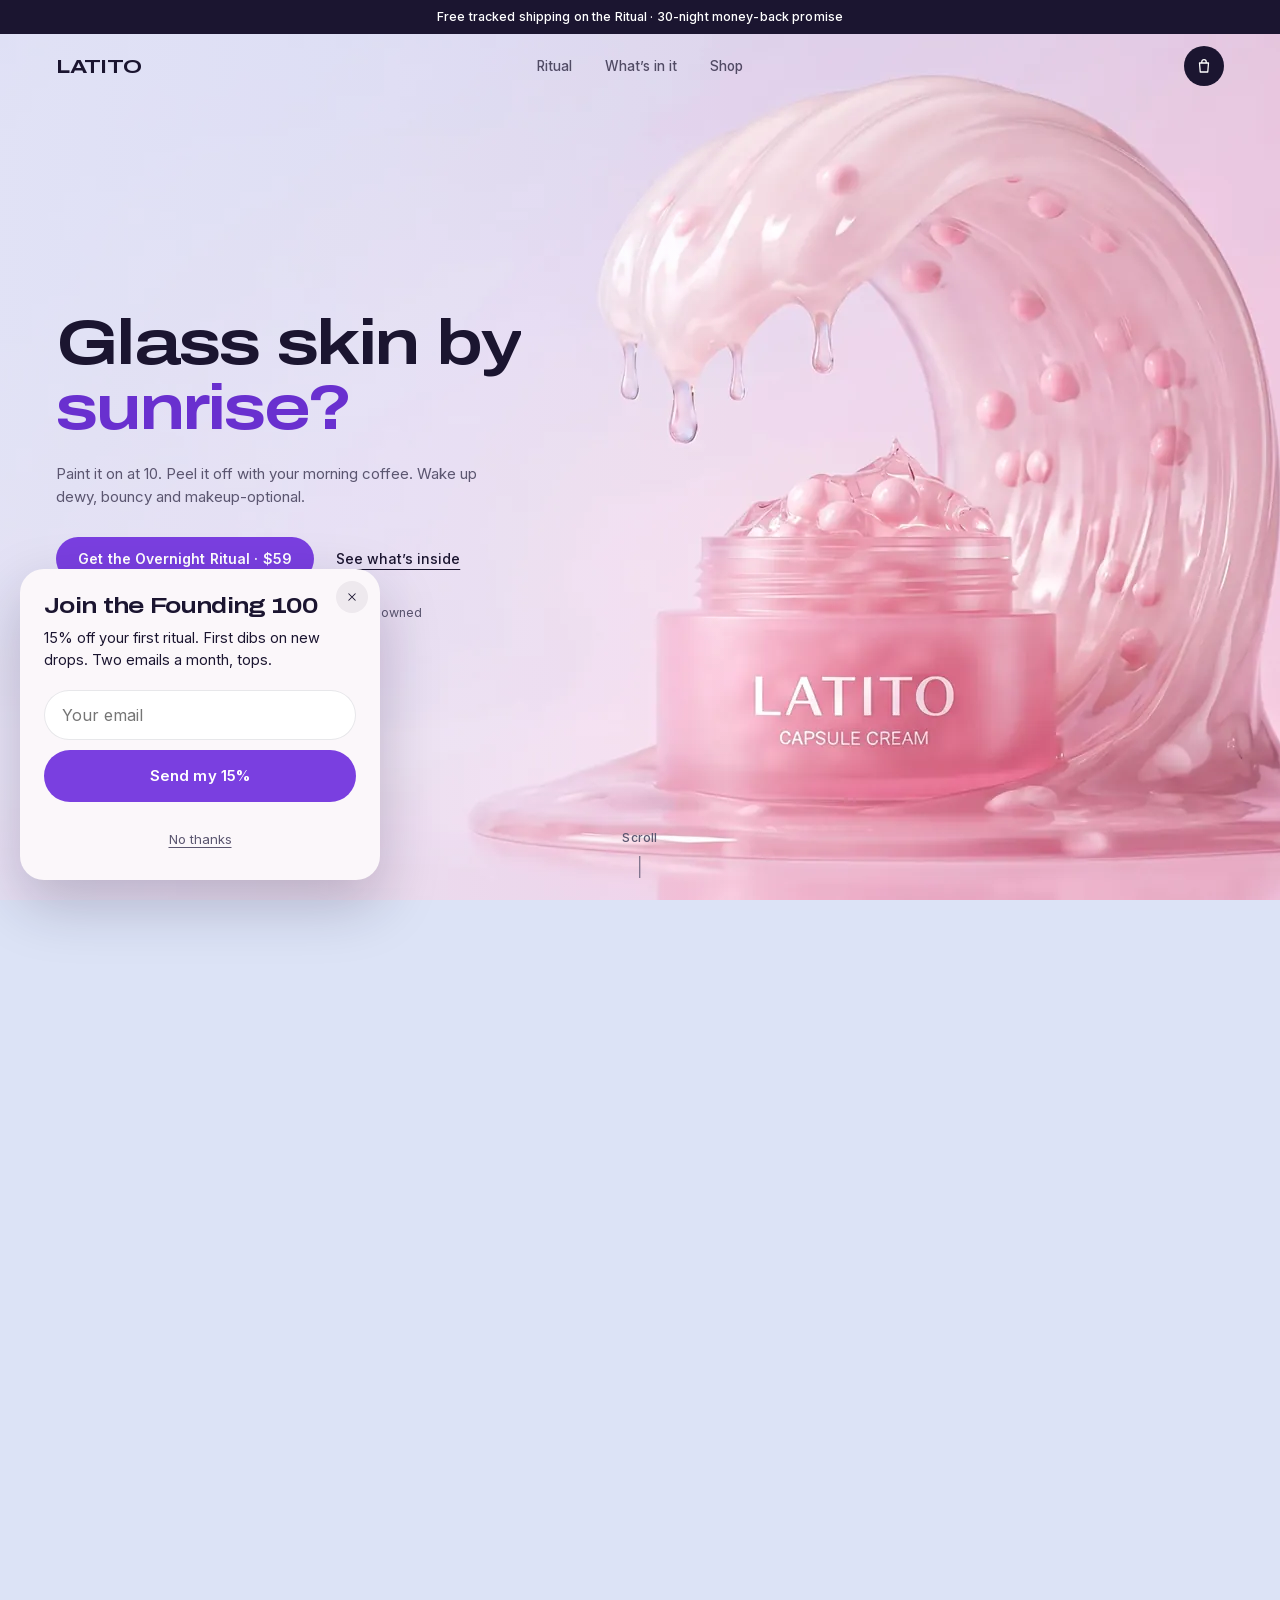
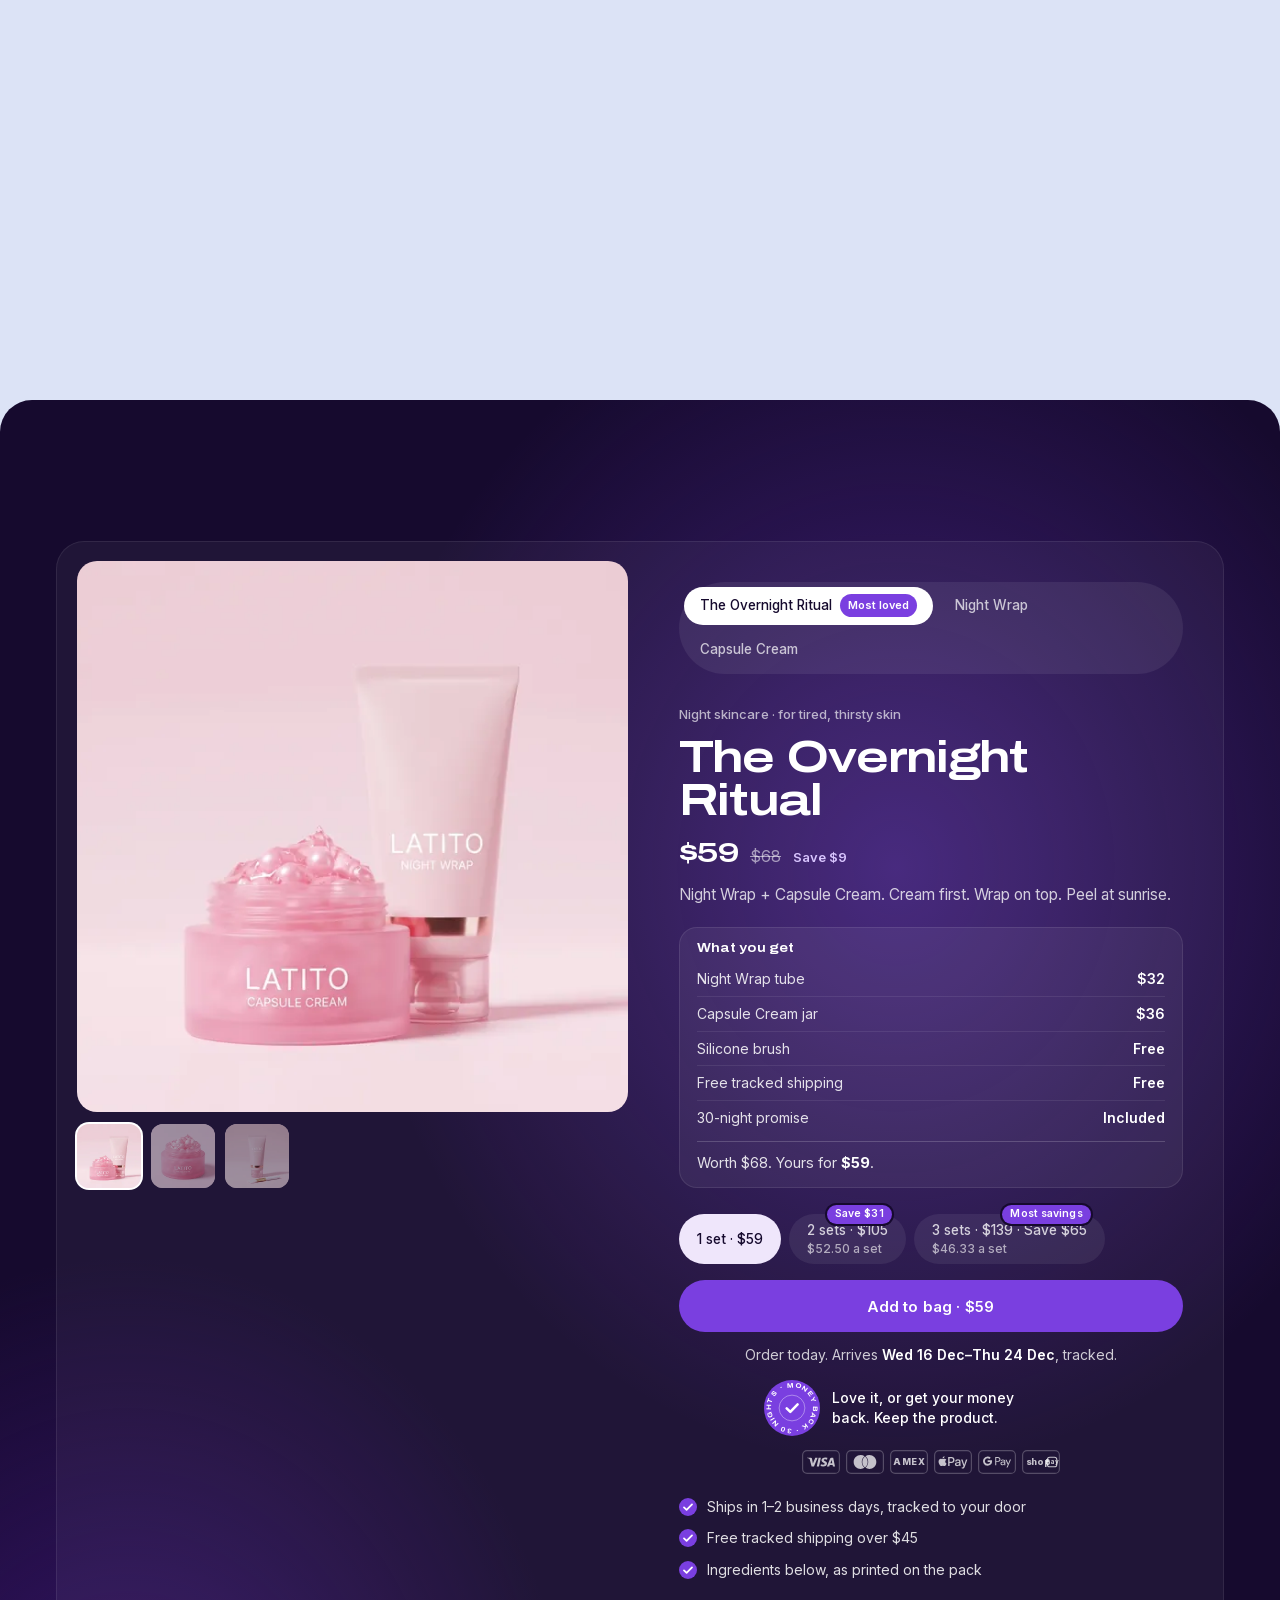
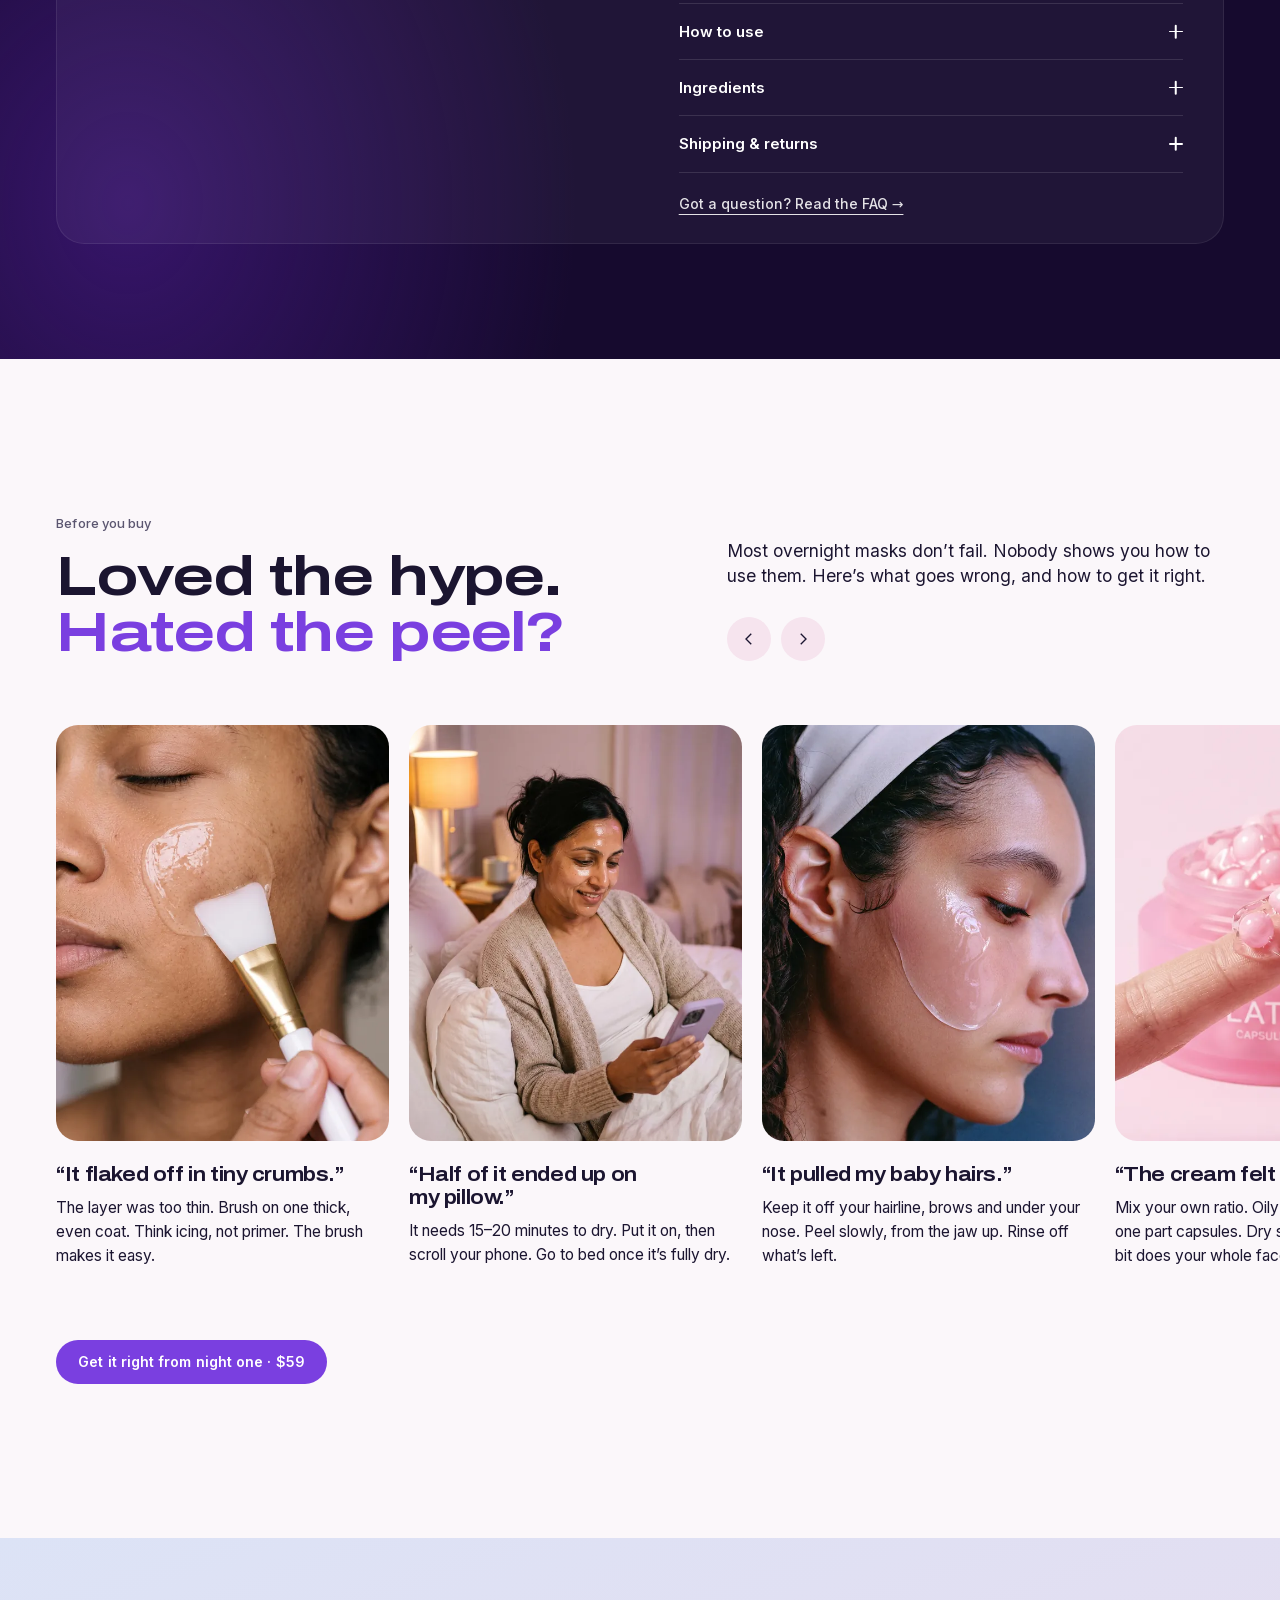
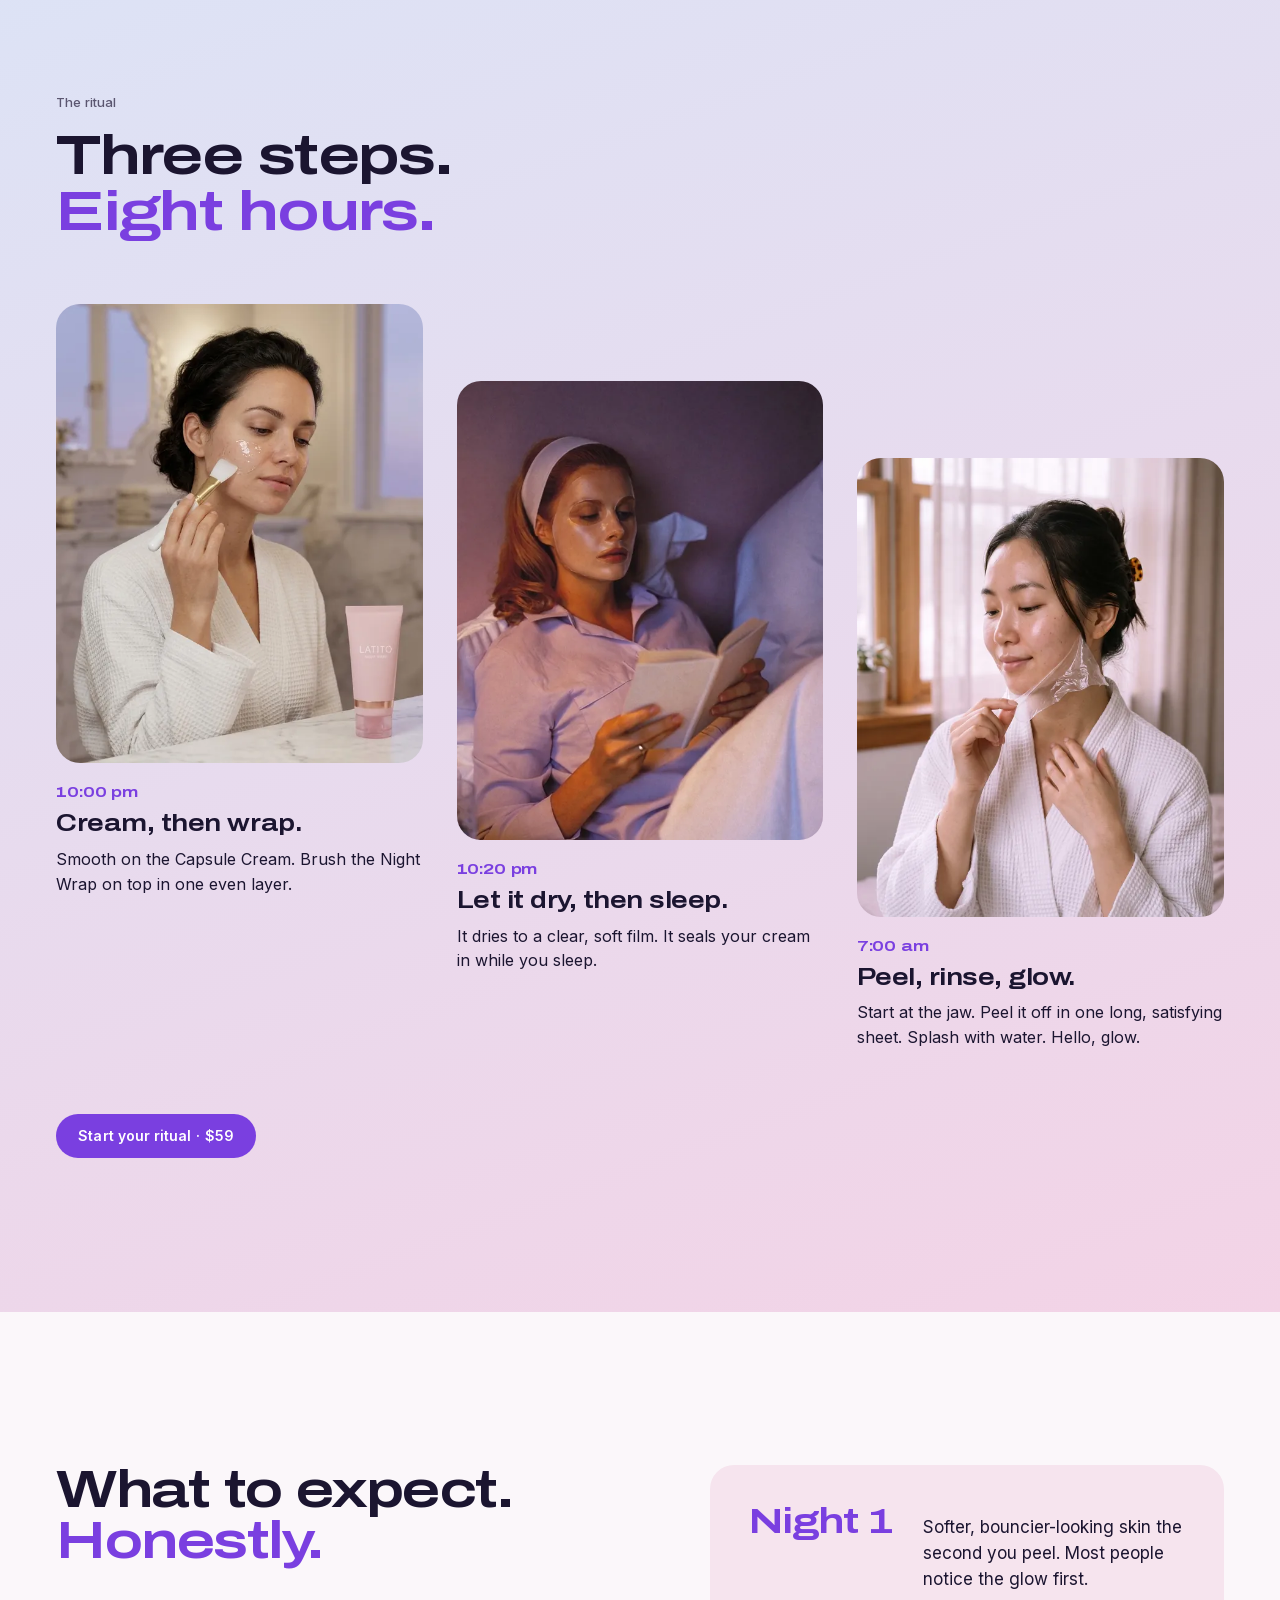
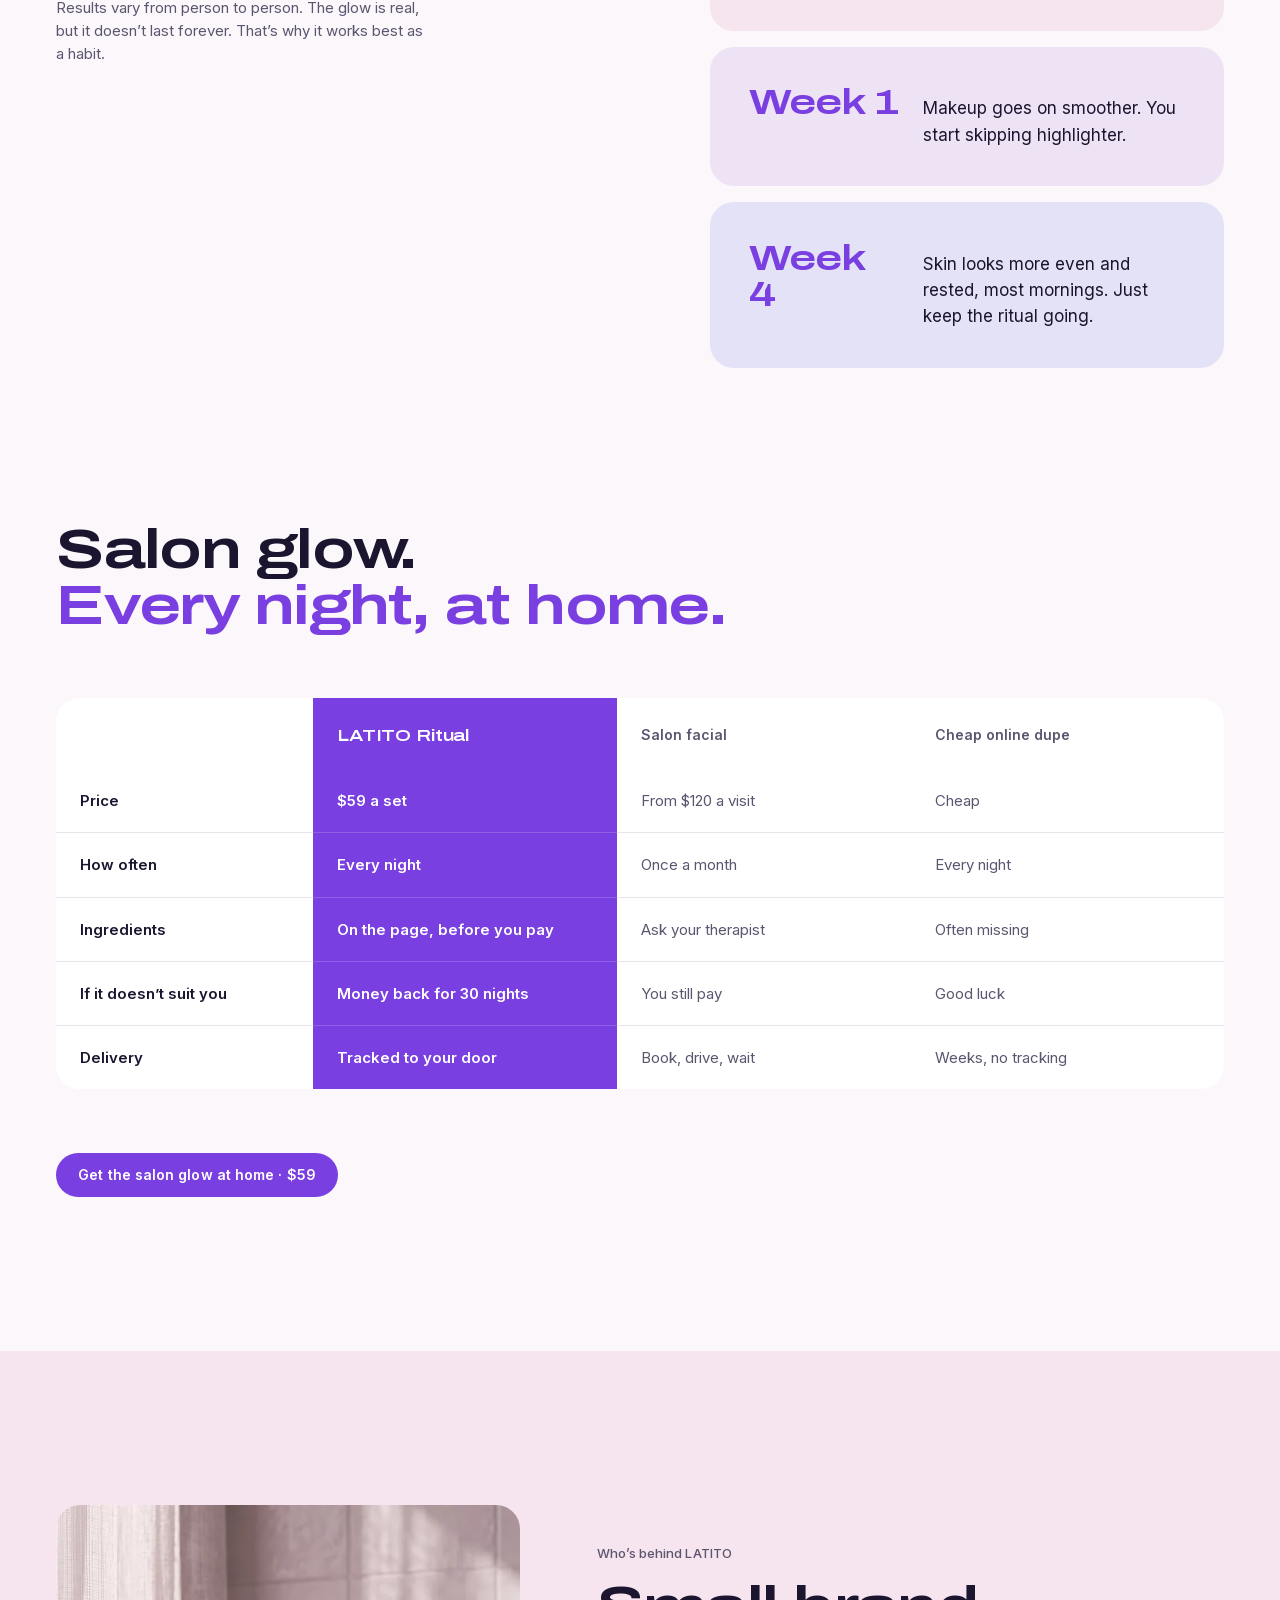
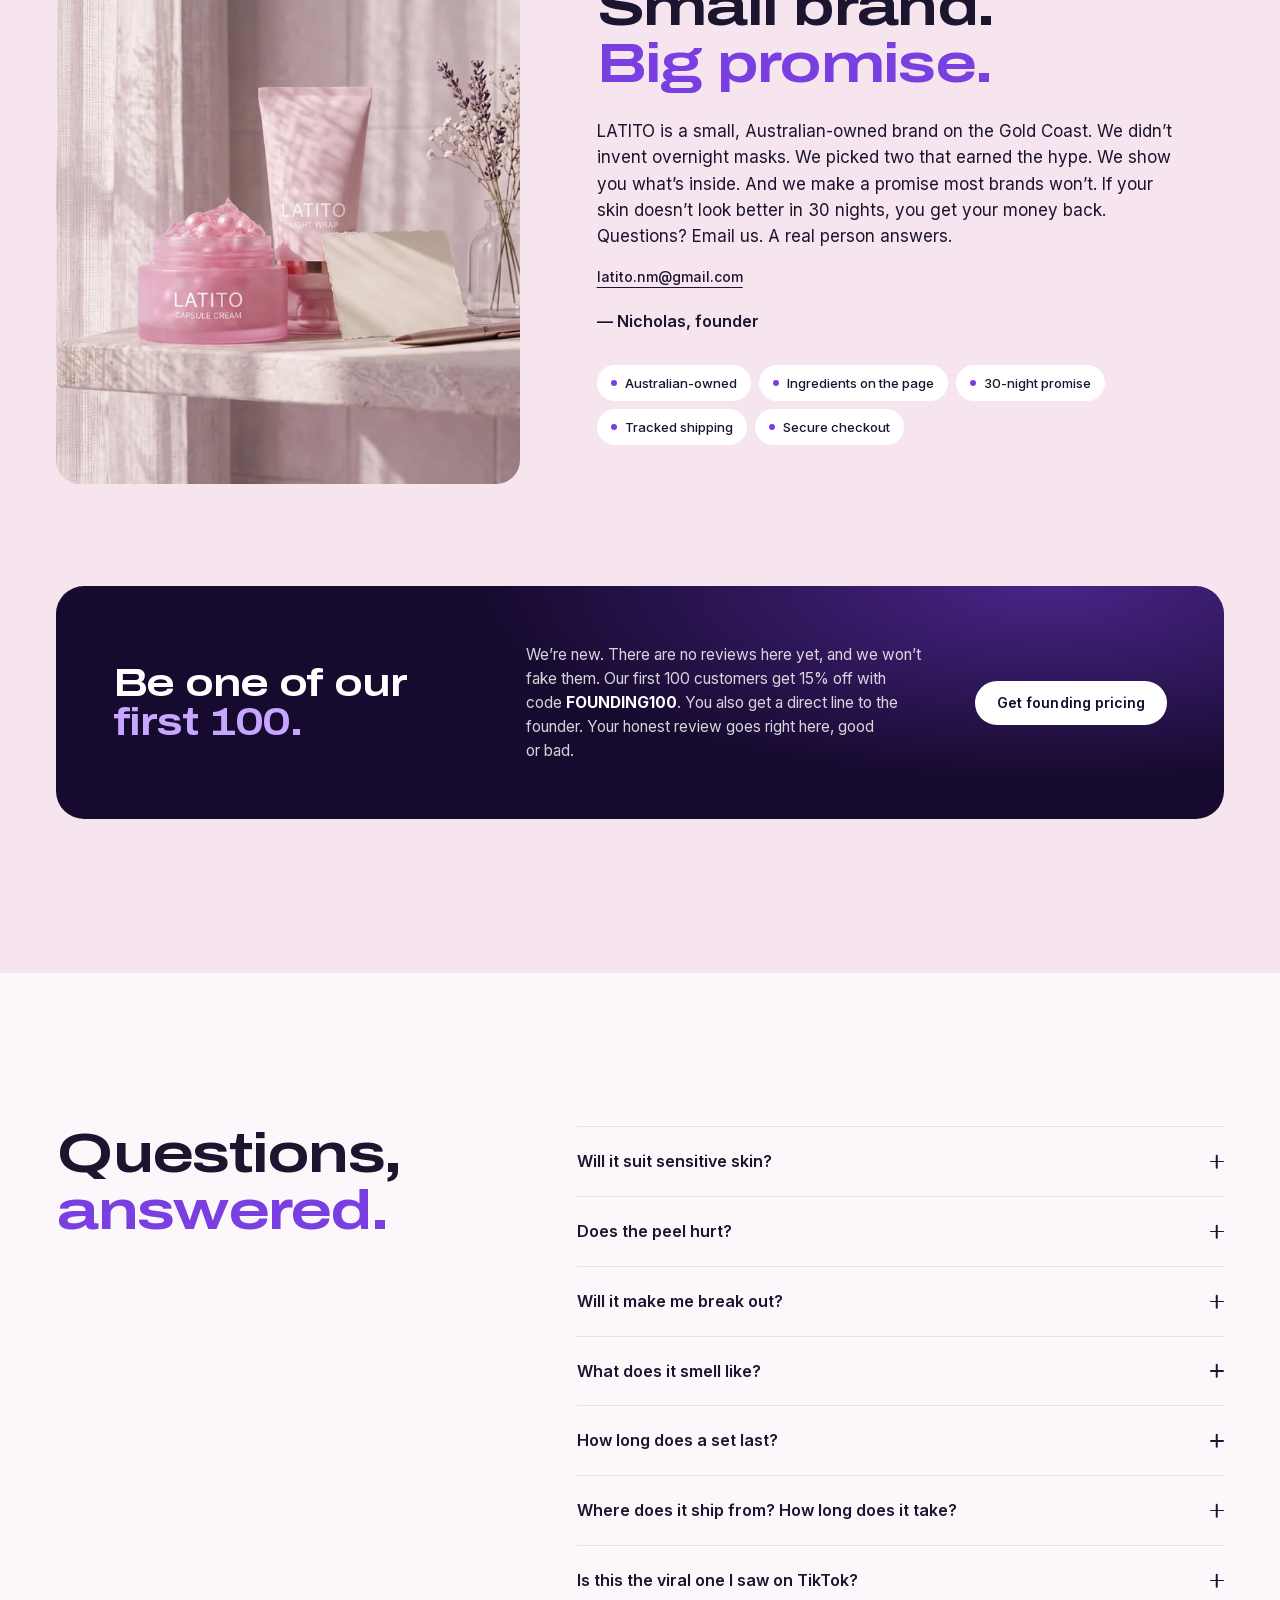
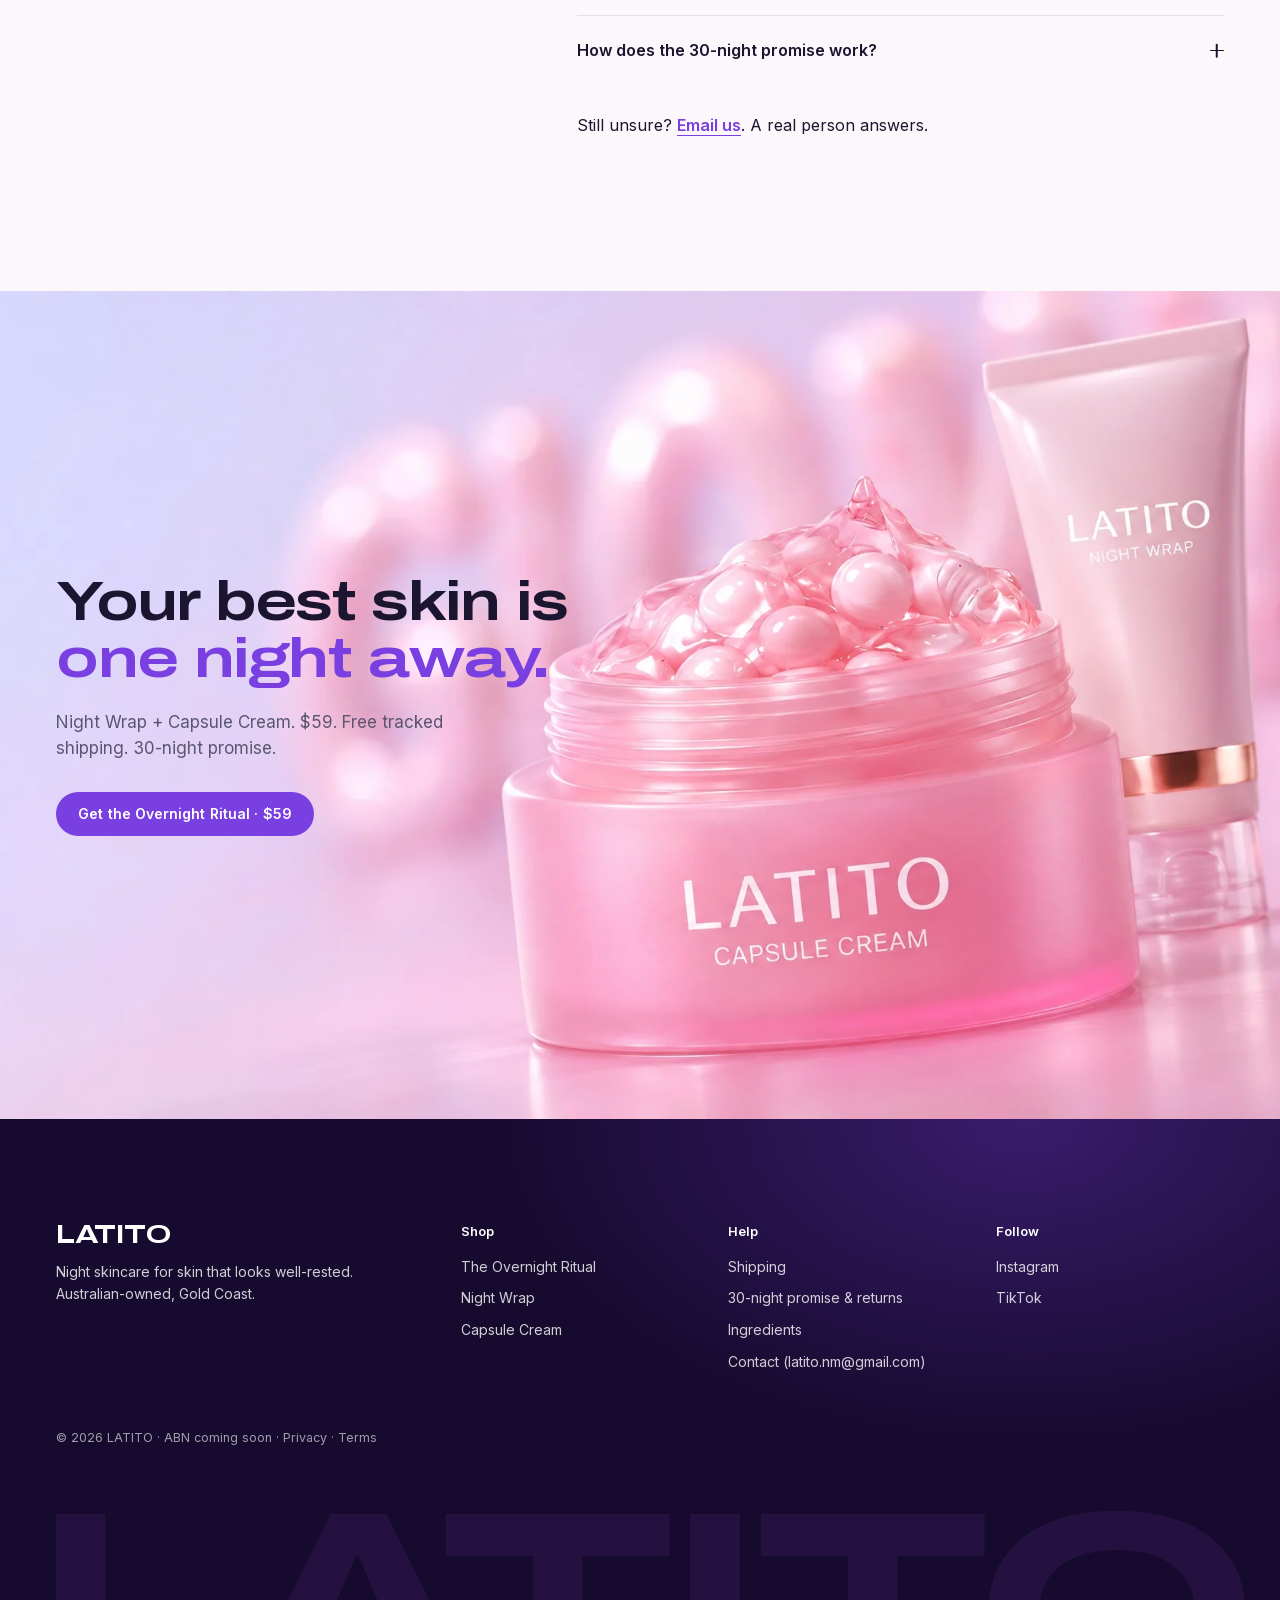
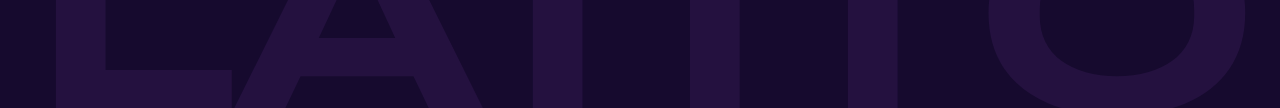
<file: index.html>
<!doctype html>
<html lang="en-AU">
<head>
<meta name="robots" content="noindex, nofollow">
<meta charset="utf-8">
<meta name="viewport" content="width=device-width, initial-scale=1, viewport-fit=cover">
<title>LATITO | The Overnight Ritual for glass skin by morning</title>
<meta name="description" content="Paint it on at night. Peel it off at sunrise. Wake up dewy. Free tracked shipping on the Ritual and a 30-night money-back promise.">
<link rel="canonical" href="https://latito.com.au/skin/">
<meta name="theme-color" content="#DCE3F6">
<meta property="og:type" content="website">
<meta property="og:site_name" content="LATITO">
<meta property="og:title" content="LATITO | The Overnight Ritual for glass skin by morning">
<meta property="og:description" content="Paint it on at night. Peel it off at sunrise. Wake up dewy. Free tracked shipping on the Ritual and a 30-night money-back promise.">
<meta property="og:url" content="https://latito.com.au/skin/">
<meta property="og:image" content="https://latito.com.au/skin/assets/img/og.jpg">
<meta property="og:image:width" content="1200">
<meta property="og:image:height" content="630">
<meta property="og:image:alt" content="LATITO Capsule Cream jar in a wave of pink jelly">
<meta property="og:locale" content="en_AU">
<meta name="twitter:card" content="summary_large_image">
<meta name="twitter:title" content="LATITO | The Overnight Ritual for glass skin by morning">
<meta name="twitter:description" content="Paint it on at night. Peel it off at sunrise. Wake up dewy. Free tracked shipping on the Ritual and a 30-night money-back promise.">
<meta name="twitter:image" content="https://latito.com.au/skin/assets/img/og.jpg">
<link rel="icon" href="assets/img/favicon.svg" type="image/svg+xml">
<link rel="preload" href="assets/fonts/archivo-var-latin.woff2" as="font" type="font/woff2" crossorigin>
<link rel="preload" as="image" href="assets/img/film/kf1m-720.webp" media="(max-width: 768px) and (orientation: portrait)" fetchpriority="high">
<link rel="preload" as="image" media="not all and (max-width: 768px) and (orientation: portrait)" href="assets/img/film/kf1-1920.webp" imagesrcset="assets/img/film/kf1-828.webp 828w, assets/img/film/kf1-1280.webp 1280w, assets/img/film/kf1-1920.webp 1920w" imagesizes="(max-aspect-ratio: 16/9) 178vh, 100vw" fetchpriority="high">
<link rel="stylesheet" href="assets/css/styles.css">
<script>document.documentElement.classList.add('js')</script>
<script src="assets/js/site.config.js" defer></script>
<script src="assets/js/track.js" defer></script>
<script src="assets/js/fill.js" defer></script>
<script src="vendor/gsap.min.js" defer></script>
<script src="vendor/ScrollTrigger.min.js" defer></script>
<script src="vendor/lenis.min.js" defer></script>
<script src="assets/js/film.js" defer></script>
<script src="assets/js/cart.js" defer></script>
<script src="assets/js/main.js" defer></script>
<script type="application/ld+json">
{
  "@context": "https://schema.org",
  "@graph": [
    {
      "@type": "Organization",
      "@id": "https://latito.com.au/skin/#org",
      "name": "LATITO",
      "url": "https://latito.com.au/skin/",
      "logo": "https://latito.com.au/skin/assets/img/favicon.svg",
      "email": "latito.nm@gmail.com",
      "address": { "@type": "PostalAddress", "addressRegion": "QLD", "addressLocality": "Gold Coast", "addressCountry": "AU" }
    },
    {
      "@type": "Product",
      "name": "The Overnight Ritual",
      "sku": "ritual-1",
      "description": "Night Wrap + Capsule Cream. Cream first. Wrap on top. Peel at sunrise.",
      "image": "https://latito.com.au/skin/assets/img/product/duo-1400.webp",
      "brand": { "@type": "Brand", "name": "LATITO" },
      "offers": [
        { "@type": "Offer", "name": "1 set", "sku": "ritual-1", "price": "59.00", "priceCurrency": "AUD", "availability": "https://schema.org/InStock", "url": "https://latito.com.au/skin/#shop", "seller": { "@id": "https://latito.com.au/skin/#org" } },
        { "@type": "Offer", "name": "2 sets", "sku": "ritual-2", "price": "105.00", "priceCurrency": "AUD", "availability": "https://schema.org/InStock", "url": "https://latito.com.au/skin/#shop", "seller": { "@id": "https://latito.com.au/skin/#org" } },
        { "@type": "Offer", "name": "3 sets", "sku": "ritual-3", "price": "139.00", "priceCurrency": "AUD", "availability": "https://schema.org/InStock", "url": "https://latito.com.au/skin/#shop", "seller": { "@id": "https://latito.com.au/skin/#org" } }
      ]
    },
    {
      "@type": "Product",
      "name": "Night Wrap",
      "sku": "wrap-1",
      "description": "Collagen overnight peel-off mask. Brush it on. Let it dry. Sleep. Peel it off at sunrise.",
      "image": "https://latito.com.au/skin/assets/img/product/tube-1400.webp",
      "brand": { "@type": "Brand", "name": "LATITO" },
      "offers": { "@type": "Offer", "price": "32.00", "priceCurrency": "AUD", "availability": "https://schema.org/InStock", "url": "https://latito.com.au/skin/#shop", "seller": { "@id": "https://latito.com.au/skin/#org" } }
    },
    {
      "@type": "Product",
      "name": "Capsule Cream",
      "sku": "cream-1",
      "description": "Pink collagen jelly cream. A bouncy jelly full of pink capsules. Crush them in and pick your finish.",
      "image": "https://latito.com.au/skin/assets/img/product/jar-1400.webp",
      "brand": { "@type": "Brand", "name": "LATITO" },
      "offers": { "@type": "Offer", "price": "36.00", "priceCurrency": "AUD", "availability": "https://schema.org/InStock", "url": "https://latito.com.au/skin/#shop", "seller": { "@id": "https://latito.com.au/skin/#org" } }
    }
  ]
}
</script>
</head>
<body id="top">
<a class="skip" href="#main">Skip to content</a>

<header class="hdr" data-hdr data-theme="film">
  <p class="announce"><span><span class="announce__x">Order by <span data-cut>Fri 4 Dec</span> for Christmas · </span><span class="announce__l">Free tracked shipping on the Ritual · 30-night <span class="announce__m">money-back </span>promise</span><span class="announce__s">30-night promise</span></span></p>
  <nav class="nav" aria-label="Main">
    <a class="nav__brand" href="#top">LATITO</a>
    <ul class="nav__links">
      <li><a href="#ritual" data-nav-link="ritual">Ritual</a></li>
      <li><a href="#formula" data-nav-link="formula">What’s in it</a></li>
      <li><a href="#shop" data-nav-link="shop">Shop</a></li>
    </ul>
    <div class="nav__end">
    <a class="btn btn--sm nav__cta" href="#shop" data-open-tab="ritual" data-nav-cta>Shop the Ritual · <span data-m="ritual">$59</span></a>
    <button class="nav__bag" type="button" data-open-cart aria-controls="cart" aria-expanded="false">
      <svg viewBox="0 0 24 24" width="18" height="18" aria-hidden="true"><path d="M6 8h12l-1 12H7L6 8Z M9 8V6.5a3 3 0 0 1 6 0V8" fill="none" stroke="currentColor" stroke-width="1.7" stroke-linejoin="round"/></svg>
      <span class="nav__count" data-cart-count aria-hidden="true">0</span>
      <span class="sr-only">Open your bag, <span data-cart-count>0</span> items</span>
    </button>
    </div>
  </nav>
</header>

<main id="main">

<!-- ============ FILM ============ -->
<section class="film" id="film" aria-label="The Overnight Ritual, in four scenes" data-nav-theme="film">
  <div class="film__stage">
    <div class="film__media">
      <canvas class="film__canvas" hidden aria-hidden="true"></canvas>
      <picture class="film__pic"><source media="(max-width: 768px) and (orientation: portrait)" srcset="assets/img/film/kf1m-720.webp" width="720" height="1280"><img class="film__still" data-still="1" src="assets/img/film/kf1-1920.webp" srcset="assets/img/film/kf1-828.webp 828w, assets/img/film/kf1-1280.webp 1280w, assets/img/film/kf1-1920.webp 1920w" sizes="(max-aspect-ratio: 16/9) 178vh, 100vw" width="1920" height="1072" alt="LATITO Capsule Cream jar in a wave of pink jelly" fetchpriority="high" decoding="async"></picture>
      <img class="film__still" data-still="2" src="assets/img/film/kf2-1920.webp" srcset="assets/img/film/kf2-828.webp 828w, assets/img/film/kf2-1280.webp 1280w, assets/img/film/kf2-1920.webp 1920w" sizes="(max-aspect-ratio: 16/9) 178vh, 100vw" width="1920" height="1072" alt="The jar in a swirl of pink jelly and capsules" loading="lazy" fetchpriority="low" decoding="async">
      <img class="film__still" data-still="3" src="assets/img/film/kf3-1920.webp" srcset="assets/img/film/kf3-828.webp 828w, assets/img/film/kf3-1280.webp 1280w, assets/img/film/kf3-1920.webp 1920w" sizes="(max-aspect-ratio: 16/9) 178vh, 100vw" width="1920" height="1072" alt="Giant jelly letters spell GLOW behind the jar" loading="lazy" fetchpriority="low" decoding="async">
      <img class="film__still" data-still="4" src="assets/img/film/kf4-1920.webp" srcset="assets/img/film/kf4-828.webp 828w, assets/img/film/kf4-1280.webp 1280w, assets/img/film/kf4-1920.webp 1920w" sizes="(max-aspect-ratio: 16/9) 178vh, 100vw" width="1920" height="1086" alt="Capsule Cream jar and Night Wrap tube together" loading="lazy" fetchpriority="low" decoding="async">
      <div class="film__scrim" aria-hidden="true"></div>
    </div>

    <div class="beat" data-beat="1">
      <h1 class="beat__h display"><span class="ln"><span class="ln__in">Glass skin by</span></span> <span class="ln"><span class="ln__in accent">sunrise?</span></span></h1>
      <p class="beat__sub" data-fx>Paint it on at 10. Peel it off with your morning coffee. Wake up dewy, bouncy and makeup-optional.</p>
      <div class="beat__ctas" data-fx>
        <button class="btn btn--violet" type="button" data-add data-sku="ritual-1" data-price="59" data-shopify-buy data-product-handle="overnight-ritual">Get the Overnight Ritual · <span data-m="ritual">$59</span></button>
        <a class="tlink" href="#formula" data-goto="formula">See what’s inside</a>
      </div>
      <p class="beat__trust" data-fx>Free tracked shipping · 30-night promise · Australian-owned</p>
    </div>

    <div class="beat" data-beat="2">
      <h2 class="beat__h display"><span class="ln"><span class="ln__in">Melts in.</span></span> <span class="ln"><span class="ln__in accent">Your way.</span></span></h2>
      <p class="beat__sub" data-fx>Swirl the pink capsules into the jelly. More gel? Light and dewy. More capsules? Rich and soft.</p>
      <div class="beat__ctas" data-fx>
        <button class="btn btn--violet" type="button" data-add data-sku="cream-1" data-price="36" data-shopify-buy data-product-handle="capsule-cream">Try the Capsule Cream · <span data-m="cream">$36</span></button>
      </div>
    </div>

    <div class="beat beat--low" data-beat="3" id="formula">
      <h2 class="beat__h display"><span class="ln"><span class="ln__in">Three heroes.</span></span> <span class="ln"><span class="ln__in accent">One ritual.</span></span></h2>
      <dl class="stats" data-fx>
        <div class="stat"><dt class="stat__v">Centella</dt><dd>Helps tired skin look calm and fresh.</dd></div>
        <div class="stat"><dt class="stat__v">Collagen</dt><dd>For skin that looks plump and bouncy.</dd></div>
        <div class="stat"><dt class="stat__v">Capsules</dt><dd>They pop into the gel for a soft glow.</dd></div>
      </dl>
      <a class="tlink" href="#shop" data-open-acc="ingredients" data-fx>See what’s inside →</a>
    </div>

    <div class="beat" data-beat="4">
      <h2 class="beat__h display"><span class="ln"><span class="ln__in">Dewy skin,</span></span> <span class="ln"><span class="ln__in accent">or your <span class="nw">money back.</span></span></span></h2>
      <p class="beat__sub" data-fx>Try it for 30 nights. Not in love? Send us a photo of it, even empty. We’ll refund you.</p>
      <div class="beat__ctas" data-fx>
        <a class="btn btn--violet" href="#shop" data-goto="shop">Shop the Ritual · from <span data-m="wrap">$32</span></a>
      </div>
    </div>

    <p class="film__cue" aria-hidden="true">Scroll</p>
  </div>
</section>

<!-- ============ SHOP ============ -->
<section class="shop" id="shop" aria-labelledby="shop-title" data-nav-theme="plum">
  <div class="wrap">
    <div class="pcard">
      <div class="pcard__media">
        <div class="gallery" data-gallery="ritual">
          <div class="gallery__main"><img src="assets/img/product/duo-1000.webp" srcset="assets/img/product/duo-600.webp 600w, assets/img/product/duo-1000.webp 1000w, assets/img/product/duo-1400.webp 1400w" sizes="(min-width: 1024px) 540px, 88vw" width="1000" height="1000" alt="LATITO Overnight Ritual: Capsule Cream jar and Night Wrap tube" loading="lazy" decoding="async"></div>
          <div class="gallery__thumbs">
            <button type="button" class="thumb" aria-pressed="true" data-img="duo" aria-label="Show the Ritual set"><img src="assets/img/product/duo-240.webp" width="240" height="240" alt="" loading="lazy"></button>
            <button type="button" class="thumb" aria-pressed="false" data-img="jar" aria-label="Show the Capsule Cream jar"><img src="assets/img/product/jar-240.webp" width="240" height="240" alt="" loading="lazy"></button>
            <button type="button" class="thumb" aria-pressed="false" data-img="tube" aria-label="Show the Night Wrap tube"><img src="assets/img/product/tube-240.webp" width="240" height="240" alt="" loading="lazy"></button>
          </div>
        </div>
        <div class="gallery" data-gallery="wrap" hidden>
          <div class="gallery__main"><img src="assets/img/product/tube-1000.webp" srcset="assets/img/product/tube-600.webp 600w, assets/img/product/tube-1000.webp 1000w, assets/img/product/tube-1400.webp 1400w" sizes="(min-width: 1024px) 540px, 88vw" width="1000" height="1000" alt="LATITO Night Wrap tube with a silicone brush" loading="lazy" decoding="async"></div>
          <div class="gallery__thumbs">
            <button type="button" class="thumb" aria-pressed="true" data-img="tube" aria-label="Show the Night Wrap tube"><img src="assets/img/product/tube-240.webp" width="240" height="240" alt="" loading="lazy"></button>
            <button type="button" class="thumb" aria-pressed="false" data-img="wrap-brush" aria-label="Show the brush"><img src="assets/img/product/wrap-brush-240.webp" width="240" height="240" alt="" loading="lazy"></button>
            <button type="button" class="thumb" aria-pressed="false" data-img="wrap-scene" aria-label="Show the wrap peeling off"><img src="assets/img/product/wrap-scene-240.webp" width="240" height="240" alt="" loading="lazy"></button>
          </div>
        </div>
        <div class="gallery" data-gallery="cream" hidden>
          <div class="gallery__main"><img src="assets/img/product/jar-1000.webp" srcset="assets/img/product/jar-600.webp 600w, assets/img/product/jar-1000.webp 1000w, assets/img/product/jar-1400.webp 1400w" sizes="(min-width: 1024px) 540px, 88vw" width="1000" height="1000" alt="LATITO Capsule Cream jar, open, full of pink capsules" loading="lazy" decoding="async"></div>
          <div class="gallery__thumbs">
            <button type="button" class="thumb" aria-pressed="true" data-img="jar" aria-label="Show the Capsule Cream jar"><img src="assets/img/product/jar-240.webp" width="240" height="240" alt="" loading="lazy"></button>
            <button type="button" class="thumb" aria-pressed="false" data-img="cream-texture" aria-label="Show the capsules up close"><img src="assets/img/product/cream-texture-240.webp" width="240" height="240" alt="" loading="lazy"></button>
            <button type="button" class="thumb" aria-pressed="false" data-img="cream-scene" aria-label="Show the texture on skin"><img src="assets/img/product/cream-scene-240.webp" width="240" height="240" alt="" loading="lazy"></button>
          </div>
        </div>
      </div>

      <div class="pcard__info">
        <div class="tabs" role="tablist" aria-label="Choose a product">
          <button class="tab" role="tab" id="tab-ritual" aria-selected="true" aria-controls="panel-ritual" data-tab="ritual">The Overnight Ritual <span class="tab__badge">Most loved</span></button>
          <button class="tab" role="tab" id="tab-wrap" aria-selected="false" aria-controls="panel-wrap" data-tab="wrap" tabindex="-1">Night Wrap</button>
          <button class="tab" role="tab" id="tab-cream" aria-selected="false" aria-controls="panel-cream" data-tab="cream" tabindex="-1">Capsule Cream</button>
        </div>

        <!-- Ritual -->
        <div class="panel" role="tabpanel" id="panel-ritual" aria-labelledby="tab-ritual" data-panel="ritual" tabindex="0">
          <p class="eyebrow">Night skincare · for tired, thirsty skin</p>
          <h2 class="panel__title display" id="shop-title">The Overnight Ritual</h2>
          <p class="price"><span class="price__now" data-m="ritual">$59</span> <s class="price__was"><span class="sr-only">Was </span><span data-m="ritualWas">$68</span></s> <span class="price__save">Save <span data-m="ritualSave">$9</span></span></p>
          <p class="panel__line">Night Wrap + Capsule Cream. Cream first. Wrap on top. Peel at sunrise.</p>
          <div class="vs">
            <p class="vs__h">What you get</p>
            <ul class="vs__rows">
              <li><span><span data-n></span>Night Wrap tube</span><span data-m="wrap" data-x>$32</span></li>
              <li><span><span data-n></span>Capsule Cream jar</span><span data-m="cream" data-x>$36</span></li>
              <li><span><span data-n></span>Silicone brush</span><span class="vs__free">Free</span></li>
              <li data-fs><span>Free tracked shipping</span><span class="vs__free">Free</span></li>
              <li><span>30-night promise</span><span class="vs__free">Included</span></li>
            </ul>
            <p class="vs__total">Worth <span data-m="ritualWas" data-x>$68</span>. Yours for <strong data-m="ritual" data-now>$59</strong>.</p>
          </div>
          <fieldset class="qty">
            <legend class="sr-only">How many sets</legend>
            <label class="pill"><input type="radio" name="qty-ritual" value="ritual-1" checked><span><span>1 set · <span data-m="ritual">$59</span></span></span></label>
            <label class="pill"><input type="radio" name="qty-ritual" value="ritual-2"><span><span>2 sets · <span data-m="ritual2">$105</span></span><small class="pill__per"><span data-m="ritual2Per">$52.50</span> a set</small><b class="pill__tag">Save <span data-m="ritual2Save">$31</span></b></span></label>
            <label class="pill"><input type="radio" name="qty-ritual" value="ritual-3"><span><span>3 sets · <span data-m="ritual3">$139</span> · Save <span data-m="ritual3Save">$65</span></span><small class="pill__per"><span data-m="ritual3Per">$46.33</span> a set</small><b class="pill__tag">Most savings</b></span></label>
          </fieldset>
          <button class="btn btn--violet btn--block" type="button" data-add data-main-buy data-sku="ritual-1" data-price="59" data-shopify-buy data-product-handle="overnight-ritual">Add to bag · <span data-btn-total>$59</span></button>
          <p class="eta" data-eta hidden></p>
          <div class="promise"><svg class="seal" viewBox="0 0 100 100" aria-hidden="true" focusable="false"><circle cx="50" cy="50" r="50" class="seal__bg"/><path id="seal-r1" d="M50 87a37 37 0 1 1 0-74a37 37 0 1 1 0 74" fill="none"/><g class="seal__ring"><text><textPath href="#seal-r1" textLength="226" lengthAdjust="spacing">30 NIGHTS · MONEY BACK ·</textPath></text></g><circle cx="50" cy="50" r="23" fill="none" stroke="#fff" stroke-opacity=".45" stroke-width="1.5"/><path d="M40.5 50.5l6.5 6.5 13-13.5" fill="none" stroke="#fff" stroke-width="4.5" stroke-linecap="round" stroke-linejoin="round"/></svg><p>Love it, or get your money back. Keep the product.</p></div>
          <div class="pay" role="img" aria-label="Secure checkout with Visa, Mastercard, American Express, Apple Pay, Google Pay and Shop Pay"><svg class="pm" viewBox="0 0 38 24" aria-hidden="true" focusable="false"><use href="#pm-visa"/></svg><svg class="pm" viewBox="0 0 38 24" aria-hidden="true" focusable="false"><use href="#pm-mc"/></svg><svg class="pm" viewBox="0 0 38 24" aria-hidden="true" focusable="false"><use href="#pm-amex"/></svg><svg class="pm" viewBox="0 0 38 24" aria-hidden="true" focusable="false"><use href="#pm-apple"/></svg><svg class="pm" viewBox="0 0 38 24" aria-hidden="true" focusable="false"><use href="#pm-gpay"/></svg><svg class="pm" viewBox="0 0 38 24" aria-hidden="true" focusable="false"><use href="#pm-shop"/></svg></div>
          <p class="afterpay" data-afterpay hidden>or 4 payments of <span>$14.75</span> with Afterpay</p>
          <ul class="ticks">
            <li>Ships in <span data-c="dispatch">1–2 business days</span>, tracked to your door</li>
            <li>Free tracked shipping over <span data-m="freeShip">$45</span></li>
            <li>Ingredients below, as printed on the pack</li>
          </ul>
          <div class="accs">
            <div class="acc" data-acc="how">
              <h3><button type="button" class="acc__btn" aria-expanded="false" aria-controls="acc-ritual-how">How to use<span class="acc__icon" aria-hidden="true"></span></button></h3>
              <div class="acc__panel" id="acc-ritual-how"><div class="acc__inner"><ol class="steps-list">
                <li>Smooth a pea-sized bit of Capsule Cream on clean skin.</li>
                <li>Brush on one thick, even layer of Night Wrap. Keep it off your hairline, brows, lips and under your nose.</li>
                <li>Let it dry for 15–20 minutes. Then sleep.</li>
                <li>In the morning, peel slowly from the jaw up. Splash with water.</li>
              </ol></div></div>
            </div>
            <div class="acc" data-acc="ingredients">
              <h3><button type="button" class="acc__btn" aria-expanded="false" aria-controls="acc-ritual-ing">Ingredients<span class="acc__icon" aria-hidden="true"></span></button></h3>
              <div class="acc__panel" id="acc-ritual-ing"><div class="acc__inner">
                <p><strong>Night Wrap (75 g).</strong> Aqua, Glycerin, Centella Asiatica Leaf Extract, Triethanolamine, Carbomer, Collagen. <em>As printed on the pack.</em> Use within 24 months of opening.</p>
                <p><strong>Capsule Cream (55 g).</strong> We’re checking the full ingredient list with our maker. It goes up here before the first order ships.</p>
              </div></div>
            </div>
            <div class="acc" data-acc="shipping">
              <h3><button type="button" class="acc__btn" aria-expanded="false" aria-controls="acc-ritual-ship">Shipping &amp; returns<span class="acc__icon" aria-hidden="true"></span></button></h3>
              <div class="acc__panel" id="acc-ritual-ship"><div class="acc__inner"><ul class="dots">
                <li>Orders leave within <span data-c="dispatch">1–2 business days</span>. They arrive in <span data-c="delivery">7–12 business days</span>, with tracking.</li>
                <li>Free tracked shipping over <span data-m="freeShip">$45</span>. Otherwise <span data-m="shipFee">$7.95</span>.</li>
                <li>30-night promise: email us within 45 days of delivery. Send a photo of the product, even if it’s open or empty. We’ll refund what you paid. No need to send it back.</li>
              </ul></div></div>
            </div>
          </div>
          <a class="tlink faq-hook" href="#faq">Got a question? Read the FAQ →</a>
        </div>

        <!-- Night Wrap -->
        <div class="panel" role="tabpanel" id="panel-wrap" aria-labelledby="tab-wrap" data-panel="wrap" tabindex="0" hidden>
          <p class="eyebrow">Collagen overnight peel-off mask</p>
          <h2 class="panel__title display">Night Wrap</h2>
          <p class="price"><span class="price__now" data-m="wrap">$32</span></p>
          <p class="panel__line">Brush it on. Let it dry. Sleep. Peel it off at sunrise. Silicone brush included.</p>
          <div class="vs">
            <p class="vs__h">What you get</p>
            <ul class="vs__rows">
              <li><span><span data-n></span>Night Wrap tube</span><span data-m="wrap" data-x>$32</span></li>
              <li data-fs hidden><span>Free tracked shipping</span><span class="vs__free">Free</span></li>
              <li><span>30-night promise</span><span class="vs__free">Included</span></li>
            </ul>
          </div>
          <fieldset class="qty">
            <legend class="sr-only">How many tubes</legend>
            <label class="pill"><input type="radio" name="qty-wrap" value="wrap-1" checked><span><span>1 tube · <span data-m="wrap">$32</span></span></span></label>
            <label class="pill"><input type="radio" name="qty-wrap" value="wrap-2"><span><span>2 tubes · <span data-m="wrap2">$58</span> · Save <span data-m="wrap2Save">$6</span></span><small class="pill__per"><span data-m="wrap2Per">$29</span> each</small><b class="pill__tag">Best value</b></span></label>
          </fieldset>
          <button class="btn btn--violet btn--block" type="button" data-add data-main-buy data-sku="wrap-1" data-price="32" data-shopify-buy data-product-handle="night-wrap">Add to bag · <span data-btn-total>$32</span></button>
          <p class="eta" data-eta hidden></p>
          <div class="promise"><svg class="seal" viewBox="0 0 100 100" aria-hidden="true" focusable="false"><circle cx="50" cy="50" r="50" class="seal__bg"/><path id="seal-r2" d="M50 87a37 37 0 1 1 0-74a37 37 0 1 1 0 74" fill="none"/><g class="seal__ring"><text><textPath href="#seal-r2" textLength="226" lengthAdjust="spacing">30 NIGHTS · MONEY BACK ·</textPath></text></g><circle cx="50" cy="50" r="23" fill="none" stroke="#fff" stroke-opacity=".45" stroke-width="1.5"/><path d="M40.5 50.5l6.5 6.5 13-13.5" fill="none" stroke="#fff" stroke-width="4.5" stroke-linecap="round" stroke-linejoin="round"/></svg><p>Love it, or get your money back. Keep the product.</p></div>
          <div class="pay" role="img" aria-label="Secure checkout with Visa, Mastercard, American Express, Apple Pay, Google Pay and Shop Pay"><svg class="pm" viewBox="0 0 38 24" aria-hidden="true" focusable="false"><use href="#pm-visa"/></svg><svg class="pm" viewBox="0 0 38 24" aria-hidden="true" focusable="false"><use href="#pm-mc"/></svg><svg class="pm" viewBox="0 0 38 24" aria-hidden="true" focusable="false"><use href="#pm-amex"/></svg><svg class="pm" viewBox="0 0 38 24" aria-hidden="true" focusable="false"><use href="#pm-apple"/></svg><svg class="pm" viewBox="0 0 38 24" aria-hidden="true" focusable="false"><use href="#pm-gpay"/></svg><svg class="pm" viewBox="0 0 38 24" aria-hidden="true" focusable="false"><use href="#pm-shop"/></svg></div>
          <p class="afterpay" data-afterpay hidden>or 4 payments of <span>$8</span> with Afterpay</p>
          <ul class="ticks">
            <li>Ships in <span data-c="dispatch">1–2 business days</span>, tracked to your door</li>
            <li>Free tracked shipping over <span data-m="freeShip">$45</span></li>
            <li>Ingredients below, as printed on the pack</li>
          </ul>
          <div class="accs">
            <div class="acc" data-acc="how">
              <h3><button type="button" class="acc__btn" aria-expanded="false" aria-controls="acc-wrap-how">How to use<span class="acc__icon" aria-hidden="true"></span></button></h3>
              <div class="acc__panel" id="acc-wrap-how"><div class="acc__inner"><ol class="steps-list">
                <li>Brush on one thick, even layer of Night Wrap. Keep it off your hairline, brows, lips and under your nose.</li>
                <li>Let it dry for 15–20 minutes. Then sleep.</li>
                <li>In the morning, peel slowly from the jaw up. Splash with water.</li>
              </ol></div></div>
            </div>
            <div class="acc" data-acc="ingredients">
              <h3><button type="button" class="acc__btn" aria-expanded="false" aria-controls="acc-wrap-ing">Ingredients<span class="acc__icon" aria-hidden="true"></span></button></h3>
              <div class="acc__panel" id="acc-wrap-ing"><div class="acc__inner">
                <p><strong>Night Wrap (75 g).</strong> Aqua, Glycerin, Centella Asiatica Leaf Extract, Triethanolamine, Carbomer, Collagen. <em>As printed on the pack.</em> Use within 24 months of opening.</p>
              </div></div>
            </div>
            <div class="acc" data-acc="shipping">
              <h3><button type="button" class="acc__btn" aria-expanded="false" aria-controls="acc-wrap-ship">Shipping &amp; returns<span class="acc__icon" aria-hidden="true"></span></button></h3>
              <div class="acc__panel" id="acc-wrap-ship"><div class="acc__inner"><ul class="dots">
                <li>Orders leave within <span data-c="dispatch">1–2 business days</span>. They arrive in <span data-c="delivery">7–12 business days</span>, with tracking.</li>
                <li>Free tracked shipping over <span data-m="freeShip">$45</span>. Otherwise <span data-m="shipFee">$7.95</span>.</li>
                <li>30-night promise: email us within 45 days of delivery. Send a photo of the product, even if it’s open or empty. We’ll refund what you paid. No need to send it back.</li>
              </ul></div></div>
            </div>
          </div>
          <a class="tlink faq-hook" href="#faq">Got a question? Read the FAQ →</a>
        </div>

        <!-- Capsule Cream -->
        <div class="panel" role="tabpanel" id="panel-cream" aria-labelledby="tab-cream" data-panel="cream" tabindex="0" hidden>
          <p class="eyebrow">Pink collagen jelly cream · pink capsules</p>
          <h2 class="panel__title display">Capsule Cream</h2>
          <p class="price"><span class="price__now" data-m="cream">$36</span></p>
          <p class="panel__line">A bouncy jelly full of pink capsules. Crush them in and pick your finish.</p>
          <div class="vs">
            <p class="vs__h">What you get</p>
            <ul class="vs__rows">
              <li><span><span data-n></span>Capsule Cream jar</span><span data-m="cream" data-x>$36</span></li>
              <li data-fs hidden><span>Free tracked shipping</span><span class="vs__free">Free</span></li>
              <li><span>30-night promise</span><span class="vs__free">Included</span></li>
            </ul>
          </div>
          <fieldset class="qty">
            <legend class="sr-only">How many jars</legend>
            <label class="pill"><input type="radio" name="qty-cream" value="cream-1" checked><span><span>1 jar · <span data-m="cream">$36</span></span></span></label>
            <label class="pill"><input type="radio" name="qty-cream" value="cream-2"><span><span>2 jars · <span data-m="cream2">$66</span> · Save <span data-m="cream2Save">$6</span></span><small class="pill__per"><span data-m="cream2Per">$33</span> each</small><b class="pill__tag">Best value</b></span></label>
          </fieldset>
          <button class="btn btn--violet btn--block" type="button" data-add data-main-buy data-sku="cream-1" data-price="36" data-shopify-buy data-product-handle="capsule-cream">Add to bag · <span data-btn-total>$36</span></button>
          <p class="eta" data-eta hidden></p>
          <div class="promise"><svg class="seal" viewBox="0 0 100 100" aria-hidden="true" focusable="false"><circle cx="50" cy="50" r="50" class="seal__bg"/><path id="seal-r3" d="M50 87a37 37 0 1 1 0-74a37 37 0 1 1 0 74" fill="none"/><g class="seal__ring"><text><textPath href="#seal-r3" textLength="226" lengthAdjust="spacing">30 NIGHTS · MONEY BACK ·</textPath></text></g><circle cx="50" cy="50" r="23" fill="none" stroke="#fff" stroke-opacity=".45" stroke-width="1.5"/><path d="M40.5 50.5l6.5 6.5 13-13.5" fill="none" stroke="#fff" stroke-width="4.5" stroke-linecap="round" stroke-linejoin="round"/></svg><p>Love it, or get your money back. Keep the product.</p></div>
          <div class="pay" role="img" aria-label="Secure checkout with Visa, Mastercard, American Express, Apple Pay, Google Pay and Shop Pay"><svg class="pm" viewBox="0 0 38 24" aria-hidden="true" focusable="false"><use href="#pm-visa"/></svg><svg class="pm" viewBox="0 0 38 24" aria-hidden="true" focusable="false"><use href="#pm-mc"/></svg><svg class="pm" viewBox="0 0 38 24" aria-hidden="true" focusable="false"><use href="#pm-amex"/></svg><svg class="pm" viewBox="0 0 38 24" aria-hidden="true" focusable="false"><use href="#pm-apple"/></svg><svg class="pm" viewBox="0 0 38 24" aria-hidden="true" focusable="false"><use href="#pm-gpay"/></svg><svg class="pm" viewBox="0 0 38 24" aria-hidden="true" focusable="false"><use href="#pm-shop"/></svg></div>
          <p class="afterpay" data-afterpay hidden>or 4 payments of <span>$9</span> with Afterpay</p>
          <ul class="ticks">
            <li>Ships in <span data-c="dispatch">1–2 business days</span>, tracked to your door</li>
            <li>Free tracked shipping over <span data-m="freeShip">$45</span></li>
            <li>Ingredients below, as printed on the pack</li>
          </ul>
          <div class="accs">
            <div class="acc" data-acc="how">
              <h3><button type="button" class="acc__btn" aria-expanded="false" aria-controls="acc-cream-how">How to use<span class="acc__icon" aria-hidden="true"></span></button></h3>
              <div class="acc__panel" id="acc-cream-how"><div class="acc__inner"><ul class="dots">
                <li>Swirl a pea-sized bit with your fingertip until the capsules melt in.</li>
                <li>Oily skin: two parts gel, one part capsules. Dry skin: flip it.</li>
                <li>Use morning or night. Put SPF on top during the day.</li>
              </ul></div></div>
            </div>
            <div class="acc" data-acc="ingredients">
              <h3><button type="button" class="acc__btn" aria-expanded="false" aria-controls="acc-cream-ing">Ingredients<span class="acc__icon" aria-hidden="true"></span></button></h3>
              <div class="acc__panel" id="acc-cream-ing"><div class="acc__inner">
                <p><strong>Capsule Cream (55 g).</strong> We’re checking the full ingredient list with our maker. It goes up here before the first order ships.</p>
              </div></div>
            </div>
            <div class="acc" data-acc="shipping">
              <h3><button type="button" class="acc__btn" aria-expanded="false" aria-controls="acc-cream-ship">Shipping &amp; returns<span class="acc__icon" aria-hidden="true"></span></button></h3>
              <div class="acc__panel" id="acc-cream-ship"><div class="acc__inner"><ul class="dots">
                <li>Orders leave within <span data-c="dispatch">1–2 business days</span>. They arrive in <span data-c="delivery">7–12 business days</span>, with tracking.</li>
                <li>Free tracked shipping over <span data-m="freeShip">$45</span>. Otherwise <span data-m="shipFee">$7.95</span>.</li>
                <li>30-night promise: email us within 45 days of delivery. Send a photo of the product, even if it’s open or empty. We’ll refund what you paid. No need to send it back.</li>
              </ul></div></div>
            </div>
          </div>
          <a class="tlink faq-hook" href="#faq">Got a question? Read the FAQ →</a>
        </div>
      </div>
    </div>
  </div>
</section>

<!-- ============ WHY ============ -->
<section class="why sect" aria-labelledby="why-h" data-nav-theme="light">
  <div class="wrap why__head">
    <div data-reveal>
      <p class="eyebrow">Before you buy</p>
      <h2 class="h2 display" id="why-h">Loved the hype. <span class="accent">Hated the peel?</span></h2>
    </div>
    <div class="why__side" data-reveal>
      <p class="lede">Most overnight masks don’t fail. Nobody shows you how to use them. Here’s what goes wrong, and how to get it right.</p>
      <div class="rail-nav" aria-hidden="true">
        <button type="button" class="round" data-rail="-1" tabindex="-1"><svg viewBox="0 0 24 24" width="18" height="18"><path d="M15 5l-7 7 7 7" fill="none" stroke="currentColor" stroke-width="1.8"/></svg></button>
        <button type="button" class="round" data-rail="1" tabindex="-1"><svg viewBox="0 0 24 24" width="18" height="18"><path d="M9 5l7 7-7 7" fill="none" stroke="currentColor" stroke-width="1.8"/></svg></button>
      </div>
    </div>
  </div>
  <ol class="rail" data-rail-track tabindex="0" aria-labelledby="why-h">
    <li class="fix" data-reveal>
      <img src="assets/img/editorial/problem-1-600.webp" srcset="assets/img/editorial/problem-1-600.webp 600w, assets/img/editorial/problem-1-1000.webp 1000w" sizes="(min-width: 900px) 360px, 78vw" width="600" height="750" alt="A thick, even coat of clear gel brushed onto the cheek" loading="lazy" decoding="async">
      <blockquote class="fix__q">“It flaked off in tiny crumbs.”</blockquote>
      <p>The layer was too thin. Brush on one thick, even coat. Think icing, not primer. The brush makes it easy.</p>
    </li>
    <li class="fix" data-reveal>
      <img src="assets/img/editorial/problem-2-600.webp" srcset="assets/img/editorial/problem-2-600.webp 600w, assets/img/editorial/problem-2-1000.webp 1000w" sizes="(min-width: 900px) 360px, 78vw" width="600" height="750" alt="Sitting up against clean pillows while the wrap dries" loading="lazy" decoding="async">
      <blockquote class="fix__q">“Half of it ended up on my pillow.”</blockquote>
      <p>It needs 15–20 minutes to dry. Put it on, then scroll your phone. Go to bed once it’s fully dry.</p>
    </li>
    <li class="fix" data-reveal>
      <img src="assets/img/editorial/problem-3-600.webp" srcset="assets/img/editorial/problem-3-600.webp 600w, assets/img/editorial/problem-3-1000.webp 1000w" sizes="(min-width: 900px) 360px, 78vw" width="600" height="750" alt="Clear gel stopping short of the hairline, baby hairs untouched" loading="lazy" decoding="async">
      <blockquote class="fix__q">“It pulled my baby hairs.”</blockquote>
      <p>Keep it off your hairline, brows and under your nose. Peel slowly, from the jaw up. Rinse off what’s left.</p>
    </li>
    <li class="fix" data-reveal>
      <img src="assets/img/editorial/problem-4-600.webp" srcset="assets/img/editorial/problem-4-600.webp 600w, assets/img/editorial/problem-4-1000.webp 1000w" sizes="(min-width: 900px) 360px, 78vw" width="600" height="750" alt="A fingertip of clear jelly and pink capsules, the jar behind" loading="lazy" decoding="async">
      <blockquote class="fix__q">“The cream felt too heavy.”</blockquote>
      <p>Mix your own ratio. Oily skin? Two parts gel, one part capsules. Dry skin? Flip it. A pea-sized bit does your whole face.</p>
    </li>
    <li class="fix" data-reveal>
      <img src="assets/img/editorial/problem-5-600.webp" srcset="assets/img/editorial/problem-5-600.webp 600w, assets/img/editorial/problem-5-1000.webp 1000w" sizes="(min-width: 900px) 360px, 78vw" width="600" height="750" alt="A cotton bud dabbing a little gel behind the ear" loading="lazy" decoding="async">
      <blockquote class="fix__q">“I broke out.”</blockquote>
      <p>New products need an intro. Patch test behind your ear first. Then use it every second night for a week.</p>
    </li>
  </ol>
  <div class="wrap mid-cta" data-reveal>
    <a class="btn btn--violet" href="#shop" data-open-tab="ritual">Get it right from night one · <span data-m="ritual">$59</span></a>
  </div>
</section>

<!-- ============ RITUAL ============ -->
<section class="ritual sect" id="ritual" aria-labelledby="ritual-h" data-nav-theme="light">
  <div class="wrap">
    <div class="sect__head" data-reveal>
      <p class="eyebrow">The ritual</p>
      <h2 class="h2 display" id="ritual-h">Three steps. <span class="accent">Eight hours.</span></h2>
    </div>
    <ol class="steps">
      <li class="step" data-reveal>
        <img src="assets/img/editorial/step-1-600.webp" srcset="assets/img/editorial/step-1-600.webp 600w, assets/img/editorial/step-1-1000.webp 1000w" sizes="(min-width: 900px) 30vw, 88vw" width="600" height="750" alt="Brushing Night Wrap onto the cheek with the silicone brush" loading="lazy" decoding="async">
        <p class="step__time">10:00 pm</p>
        <h3 class="step__h">Cream, then wrap.</h3>
        <p>Smooth on the Capsule Cream. Brush the Night Wrap on top in one even layer.</p>
      </li>
      <li class="step" data-reveal>
        <img src="assets/img/editorial/step-2-600.webp" srcset="assets/img/editorial/step-2-600.webp 600w, assets/img/editorial/step-2-1000.webp 1000w" sizes="(min-width: 900px) 30vw, 88vw" width="600" height="750" alt="Reading in bed while the wrap sets" loading="lazy" decoding="async">
        <p class="step__time">10:20 pm</p>
        <h3 class="step__h">Let it dry, then sleep.</h3>
        <p>It dries to a clear, soft film. It seals your cream in while you sleep.</p>
      </li>
      <li class="step" data-reveal>
        <img src="assets/img/editorial/step-3-600.webp" srcset="assets/img/editorial/step-3-600.webp 600w, assets/img/editorial/step-3-1000.webp 1000w" sizes="(min-width: 900px) 30vw, 88vw" width="600" height="750" alt="Peeling the clear film from the jaw in one sheet" loading="lazy" decoding="async">
        <p class="step__time">7:00 am</p>
        <h3 class="step__h">Peel, rinse, glow.</h3>
        <p>Start at the jaw. Peel it off in one long, satisfying sheet. Splash with water. Hello, glow.</p>
      </li>
    </ol>
    <div class="ritual__cta" data-reveal>
      <button class="btn btn--violet" type="button" data-add data-sku="ritual-1" data-price="59" data-shopify-buy data-product-handle="overnight-ritual">Start your ritual · <span data-m="ritual">$59</span></button>
    </div>
  </div>
</section>

<!-- ============ WHAT TO EXPECT ============ -->
<section class="expect sect" aria-labelledby="expect-h" data-nav-theme="light">
  <div class="wrap expect__grid">
    <div class="expect__head" data-reveal>
      <h2 class="h2 display" id="expect-h">What to expect. <span class="accent">Honestly.</span></h2>
      <p class="note">Results vary from person to person. The glow is real, but it doesn’t last forever. That’s why it works best as a habit.</p>
    </div>
    <ol class="timeline">
      <li class="tl" data-reveal><p class="tl__when display">Night 1</p><p>Softer, bouncier-looking skin the second you peel. Most people notice the glow first.</p></li>
      <li class="tl" data-reveal><p class="tl__when display">Week 1</p><p>Makeup goes on smoother. You start skipping highlighter.</p></li>
      <li class="tl" data-reveal><p class="tl__when display">Week 4</p><p>Skin looks more even and rested, most mornings. Just keep the ritual going.</p></li>
    </ol>
  </div>
</section>

<!-- ============ COMPARISON ============ -->
<section class="compare sect" aria-labelledby="compare-h" data-nav-theme="light">
  <div class="wrap">
    <div class="sect__head" data-reveal>
      <h2 class="h2 display" id="compare-h">Salon glow. <span class="accent">Every night, at home.</span></h2>
    </div>
    <div class="table-wrap" data-reveal tabindex="0" role="region" aria-labelledby="compare-h">
      <table class="ctable">
        <thead>
          <tr><td></td><th scope="col" class="is-us">LATITO Ritual</th><th scope="col">Salon facial</th><th scope="col">Cheap online dupe</th></tr>
        </thead>
        <tbody>
          <tr><th scope="row">Price</th><td class="is-us"><span data-m="ritual">$59</span> a set</td><td>From $120 a visit</td><td>Cheap</td></tr>
          <tr><th scope="row">How often</th><td class="is-us">Every night</td><td>Once a month</td><td>Every night</td></tr>
          <tr><th scope="row">Ingredients</th><td class="is-us">On the page, before you pay</td><td>Ask your therapist</td><td>Often missing</td></tr>
          <tr><th scope="row">If it doesn’t suit you</th><td class="is-us">Money back for 30 nights</td><td>You still pay</td><td>Good luck</td></tr>
          <tr><th scope="row">Delivery</th><td class="is-us">Tracked to your door</td><td>Book, drive, wait</td><td>Weeks, no tracking</td></tr>
        </tbody>
      </table>
    </div>
    <div class="mid-cta" data-reveal>
      <a class="btn btn--violet" href="#shop" data-open-tab="ritual">Get the salon glow at home · <span data-m="ritual">$59</span></a>
    </div>
  </div>
</section>

<!-- ============ CHRISTMAS GIFTING (seasonal: main.js unhides it until the order-by date, see config.christmas) ============ -->
<section class="gift sect" aria-labelledby="gift-h" data-nav-theme="light" data-xmas hidden>
  <div class="wrap">
    <div class="gift__grid">
      <div class="gift__copy" data-reveal>
        <p class="eyebrow">Christmas gifting</p>
        <h2 class="h2 display" id="gift-h">The gift she’ll <span class="accent">actually use.</span></h2>
        <p class="lede gift__body">Glass skin by Christmas morning? Send the Ritual straight to her door.</p>
        <ul class="ticks gift__ticks">
          <li>Order by <b data-cut>Fri 4 Dec</b> for Christmas delivery.</li>
          <li>Ship it to her address at checkout.</li>
          <li>Our 30-night promise covers gifts too.</li>
        </ul>
        <a class="btn btn--violet" href="#shop" data-open-tab="ritual">Give the Ritual · <span data-m="ritual">$59</span></a>
        <p class="note gift__fine">Order-by date is our best guide. Christmas post can run slow.</p>
      </div>
      <figure class="gift__img" data-reveal>
        <img src="assets/img/editorial/gift-600.webp" srcset="assets/img/editorial/gift-600.webp 600w, assets/img/editorial/gift-1000.webp 1000w" sizes="(min-width: 1025px) 40vw, 88vw" width="600" height="750" alt="The Overnight Ritual on blush linen with eucalyptus, a blank gift tag and fairy lights" loading="lazy" decoding="async">
      </figure>
    </div>
  </div>
</section>

<!-- ============ TRUST / FOUNDER ============ -->
<section class="trust sect" aria-labelledby="trust-h" data-nav-theme="light">
  <div class="wrap">
    <div class="trust__grid">
      <figure class="trust__img" data-reveal>
        <img src="assets/img/editorial/founder-600.webp" srcset="assets/img/editorial/founder-600.webp 600w, assets/img/editorial/founder-1000.webp 1000w" sizes="(min-width: 900px) 40vw, 88vw" width="600" height="750" alt="Capsule Cream and Night Wrap on a bathroom shelf in morning light" loading="lazy" decoding="async">
      </figure>
      <div class="trust__copy" data-reveal>
        <p class="eyebrow">Who’s behind LATITO</p>
        <h2 class="h2 display" id="trust-h">Small brand. <span class="accent">Big promise.</span></h2>
        <p class="trust__note">LATITO is a small, Australian-owned brand on the Gold Coast. We didn’t invent overnight masks. We picked two that earned the hype. We show you what’s inside. And we make a promise most brands won’t. If your skin doesn’t look better in 30 nights, you get your money back. Questions? Email us. A real person answers.</p>
        <p class="trust__mail"><a class="tlink" href="mailto:latito.nm@gmail.com" data-mailto data-c="email">latito.nm@gmail.com</a></p>
        <p class="sig" data-c="founderSignoff">— Nicholas, founder</p>
        <ul class="badges">
          <li>Australian-owned</li><li>Ingredients on the page</li><li>30-night promise</li><li>Tracked shipping</li><li>Secure checkout</li>
        </ul>
      </div>
    </div>
    <div class="founding" data-reveal>
      <h3 class="founding__h display">Be one of our <span class="accent-l">first 100.</span></h3>
      <p>We’re new. There are no reviews here yet, and we won’t fake them. Our first 100 customers get 15% off with code <strong data-c="foundingCode">FOUNDING100</strong>. You also get a direct line to the founder. Your honest review goes right here, good or bad.</p>
      <button class="btn btn--light" type="button" data-open-popup>Get founding pricing</button>
    </div>
  </div>
</section>

<!-- ============ FAQ ============ -->
<section class="faq sect" id="faq" aria-labelledby="faq-h" data-nav-theme="light">
  <div class="wrap faq__grid">
    <h2 class="h2 display" id="faq-h" data-reveal>Questions, <span class="accent">answered.</span></h2>
    <div class="faq__list" data-reveal>
      <div class="acc"><h3><button type="button" class="acc__btn" aria-expanded="false" aria-controls="faq-1">Will it suit sensitive skin?<span class="acc__icon" aria-hidden="true"></span></button></h3>
        <div class="acc__panel" id="faq-1"><div class="acc__inner"><p>Lots of people with sensitive skin use both. But no product suits everyone. Patch test behind your ear for 24 hours. Start every second night. Skip broken or sore skin. If it doesn’t suit you, the 30-night promise has you covered.</p></div></div></div>
      <div class="acc"><h3><button type="button" class="acc__btn" aria-expanded="false" aria-controls="faq-2">Does the peel hurt?<span class="acc__icon" aria-hidden="true"></span></button></h3>
        <div class="acc__panel" id="faq-2"><div class="acc__inner"><p>It shouldn’t. A thick, even layer peels off in sheets. It only catches if the layer is thin or over fine hairs. So keep it off your hairline and brows. Peel slowly from the jaw. Rinse off anything left with warm water.</p></div></div></div>
      <div class="acc"><h3><button type="button" class="acc__btn" aria-expanded="false" aria-controls="faq-3">Will it make me break out?<span class="acc__icon" aria-hidden="true"></span></button></h3>
        <div class="acc__panel" id="faq-3"><div class="acc__inner"><p>Some people get a spot or two with any new product. Patch test first. Start every second night. Oily skin? Use more gel and fewer capsules. Still breaking out? Stop and claim your refund.</p></div></div></div>
      <div class="acc"><h3><button type="button" class="acc__btn" aria-expanded="false" aria-controls="faq-4">What does it smell like?<span class="acc__icon" aria-hidden="true"></span></button></h3>
        <div class="acc__panel" id="faq-4"><div class="acc__inner"><p>Not much. There’s a light scent while it’s wet. It’s gone once it dries.</p></div></div></div>
      <div class="acc"><h3><button type="button" class="acc__btn" aria-expanded="false" aria-controls="faq-5">How long does a set last?<span class="acc__icon" aria-hidden="true"></span></button></h3>
        <div class="acc__panel" id="faq-5"><div class="acc__inner"><p>Every night? Plan on about a month per tube and jar. Most people use it three or four nights a week. That makes a set last about two months.</p></div></div></div>
      <div class="acc"><h3><button type="button" class="acc__btn" aria-expanded="false" aria-controls="faq-6">Where does it ship from? How long does it take?<span class="acc__icon" aria-hidden="true"></span></button></h3>
        <div class="acc__panel" id="faq-6"><div class="acc__inner"><p>LATITO is Australian-owned. Our products are made by a partner overseas. They ship to your door with tracking. Orders leave within <span data-c="dispatch">1–2 business days</span> and arrive in <span data-c="delivery">7–12 business days</span>. We email your tracking as soon as it ships.</p></div></div></div>
      <div class="acc"><h3><button type="button" class="acc__btn" aria-expanded="false" aria-controls="faq-7">Is this the viral one I saw on TikTok?<span class="acc__icon" aria-hidden="true"></span></button></h3>
        <div class="acc__panel" id="faq-7"><div class="acc__inner"><p>It’s the same kind of product: an overnight collagen wrap and a capsule jelly cream. Ours carry our own name. We show you what’s inside. And we back them with a 30-night promise. We’re not linked to any other brand.</p></div></div></div>
      <div class="acc"><h3><button type="button" class="acc__btn" aria-expanded="false" aria-controls="faq-8">How does the 30-night promise work?<span class="acc__icon" aria-hidden="true"></span></button></h3>
        <div class="acc__panel" id="faq-8"><div class="acc__inner"><p>Use it for up to 30 nights. Not happy with how your skin looks? Email us within 45 days of delivery. Send a photo of the product, even if it’s open or empty. We’ll refund what you paid. You don’t need to send it back.</p></div></div></div>
      <p class="faq__more">Still unsure? <a href="mailto:latito.nm@gmail.com" data-mailto>Email us</a>. A real person answers.</p>
    </div>
  </div>
</section>

<!-- ============ FINAL CTA ============ -->
<section class="final" aria-labelledby="final-h" data-nav-theme="film">
  <img class="final__bg" src="assets/img/film/kf4-1920.webp" srcset="assets/img/film/kf4-828.webp 828w, assets/img/film/kf4-1280.webp 1280w, assets/img/film/kf4-1920.webp 1920w" sizes="(max-aspect-ratio: 16/9) 160vh, 100vw" width="1920" height="1086" alt="" loading="lazy" decoding="async">
  <div class="wrap final__copy" data-reveal>
    <h2 class="h2 display final__h" id="final-h">Your best skin is <span class="accent">one night away.</span></h2>
    <p class="final__sub">Night Wrap + Capsule Cream. <span data-m="ritual">$59</span>. Free tracked shipping. 30-night promise.</p>
    <button class="btn btn--violet" type="button" data-add data-sku="ritual-1" data-price="59" data-shopify-buy data-product-handle="overnight-ritual">Get the Overnight Ritual · <span data-m="ritual">$59</span></button>
  </div>
</section>

</main>

<!-- ============ FOOTER ============ -->
<footer class="foot" data-nav-theme="plum">
  <div class="wrap">
    <div class="foot__grid">
      <div class="foot__brand">
        <p class="foot__mark">LATITO</p>
        <p>Night skincare for skin that looks well-rested. Australian-owned, Gold Coast.</p>
      </div>
      <nav class="foot__col" aria-label="Shop">
        <h2>Shop</h2>
        <ul><li><a href="#shop" data-open-tab="ritual">The Overnight Ritual</a></li><li><a href="#shop" data-open-tab="wrap">Night Wrap</a></li><li><a href="#shop" data-open-tab="cream">Capsule Cream</a></li></ul>
      </nav>
      <nav class="foot__col" aria-label="Help">
        <h2>Help</h2>
        <ul>
          <li><a href="shipping-returns.html">Shipping</a></li>
          <li><a href="shipping-returns.html#promise">30-night promise &amp; returns</a></li>
          <li><a href="#shop" data-open-acc="ingredients">Ingredients</a></li>
          <li><a href="mailto:latito.nm@gmail.com" data-mailto>Contact (<span data-c="email">latito.nm@gmail.com</span>)</a></li>
        </ul>
      </nav>
      <nav class="foot__col" aria-label="Follow">
        <h2>Follow</h2>
        <ul><li><a href="#" data-social="instagram">Instagram</a></li><li><a href="#" data-social="tiktok">TikTok</a></li></ul>
      </nav>
    </div>
    <p class="foot__legal">© 2026 LATITO · <span data-abn>ABN coming soon</span> · <a href="privacy.html">Privacy</a> · <a href="terms.html">Terms</a></p>
  </div>
  <p class="foot__giant" aria-hidden="true">LATITO</p>
</footer>

<!-- payment marks (monochrome, used by the buy box and the bag) -->
<svg class="sprite" aria-hidden="true" focusable="false"><defs><symbol id="pm-visa" viewBox="0 0 38 24"><rect x=".6" y=".6" width="36.8" height="22.8" rx="4.5" fill="none" stroke="currentColor" stroke-opacity=".32" stroke-width="1.2"/><path transform="translate(5.00 -2.00) scale(1.1667)" fill="currentColor" d="M9.112 8.262L5.97 15.758H3.92L2.374 9.775c-.094-.368-.175-.503-.461-.658C1.447 8.864.677 8.627 0 8.479l.046-.217h3.3a.904.904 0 01.894.764l.817 4.338 2.018-5.102zm8.033 5.049c.008-1.979-2.736-2.088-2.717-2.972.006-.269.262-.555.822-.628a3.66 3.66 0 011.913.336l.34-1.59a5.207 5.207 0 00-1.814-.333c-1.917 0-3.266 1.02-3.278 2.479-.012 1.079.963 1.68 1.698 2.04.756.367 1.01.603 1.006.931-.005.504-.602.725-1.16.734-.975.015-1.54-.263-1.992-.473l-.351 1.642c.453.208 1.289.39 2.156.398 2.037 0 3.37-1.006 3.377-2.564m5.061 2.447H24l-1.565-7.496h-1.656a.883.883 0 00-.826.55l-2.909 6.946h2.036l.405-1.12h2.488zm-2.163-2.656l1.02-2.815.588 2.815zm-8.16-4.84l-1.603 7.496H8.34l1.605-7.496z"/></symbol><symbol id="pm-mc" viewBox="0 0 38 24"><rect x=".6" y=".6" width="36.8" height="22.8" rx="4.5" fill="none" stroke="currentColor" stroke-opacity=".32" stroke-width="1.2"/><path transform="translate(7.67 0.67) scale(0.9440)" fill="currentColor" d="M11.343 18.031c.058.049.12.098.181.146-1.177.783-2.59 1.238-4.107 1.238C3.32 19.416 0 16.096 0 12c0-4.095 3.32-7.416 7.416-7.416 1.518 0 2.931.456 4.105 1.238-.06.051-.12.098-.165.15C9.6 7.489 8.595 9.688 8.595 12c0 2.311 1.001 4.51 2.748 6.031zm5.241-13.447c-1.52 0-2.931.456-4.105 1.238.06.051.12.098.165.15C14.4 7.489 15.405 9.688 15.405 12c0 2.31-1.001 4.507-2.748 6.031-.058.049-.12.098-.181.146 1.177.783 2.588 1.238 4.107 1.238C20.68 19.416 24 16.096 24 12c0-4.094-3.32-7.416-7.416-7.416zM12 6.174c-.096.075-.189.15-.28.231C10.156 7.764 9.169 9.765 9.169 12c0 2.236.987 4.236 2.551 5.595.09.08.185.158.28.232.096-.074.189-.152.28-.232 1.563-1.359 2.551-3.359 2.551-5.595 0-2.235-.987-4.236-2.551-5.595-.09-.08-.184-.156-.28-.231z"/></symbol><symbol id="pm-amex" viewBox="0 0 38 24"><rect x=".6" y=".6" width="36.8" height="22.8" rx="4.5" fill="none" stroke="currentColor" stroke-opacity=".32" stroke-width="1.2"/><text x="19" y="15.3" text-anchor="middle" font-family="Inter, Arial, sans-serif" font-size="9" font-weight="800" letter-spacing=".5" fill="currentColor">AMEX</text></symbol><symbol id="pm-apple" viewBox="0 0 38 24"><rect x=".6" y=".6" width="36.8" height="22.8" rx="4.5" fill="none" stroke="currentColor" stroke-opacity=".32" stroke-width="1.2"/><clipPath id="pm-apple-clip"><rect x="3.2" y="2.6" width="31.6" height="18.8"/></clipPath><g clip-path="url(#pm-apple-clip)"><path transform="translate(-0.80 -7.80) scale(1.6500)" fill="currentColor" d="M2.15 4.318a42.16 42.16 0 0 0-.454.003c-.15.005-.303.013-.452.04a1.44 1.44 0 0 0-1.06.772c-.07.138-.114.278-.14.43-.028.148-.037.3-.04.45A10.2 10.2 0 0 0 0 6.222v11.557c0 .07.002.138.003.207.004.15.013.303.04.452.027.15.072.291.142.429a1.436 1.436 0 0 0 .63.63c.138.07.278.115.43.142.148.027.3.036.45.04l.208.003h20.194l.207-.003c.15-.004.303-.013.452-.04.15-.027.291-.071.428-.141a1.432 1.432 0 0 0 .631-.631c.07-.138.115-.278.141-.43.027-.148.036-.3.04-.45.002-.07.003-.138.003-.208l.001-.246V6.221c0-.07-.002-.138-.004-.207a2.995 2.995 0 0 0-.04-.452 1.446 1.446 0 0 0-1.2-1.201 3.022 3.022 0 0 0-.452-.04 10.448 10.448 0 0 0-.453-.003zm0 .512h19.942c.066 0 .131.002.197.003.115.004.25.01.375.032.109.02.2.05.287.094a.927.927 0 0 1 .407.407.997.997 0 0 1 .094.288c.022.123.028.258.031.374.002.065.003.13.003.197v11.552c0 .065 0 .13-.003.196-.003.115-.009.25-.032.375a.927.927 0 0 1-.5.693 1.002 1.002 0 0 1-.286.094 2.598 2.598 0 0 1-.373.032l-.2.003H1.906c-.066 0-.133-.002-.196-.003a2.61 2.61 0 0 1-.375-.032c-.109-.02-.2-.05-.288-.094a.918.918 0 0 1-.406-.407 1.006 1.006 0 0 1-.094-.288 2.531 2.531 0 0 1-.032-.373 9.588 9.588 0 0 1-.002-.197V6.224c0-.065 0-.131.002-.197.004-.114.01-.248.032-.375.02-.108.05-.199.094-.287a.925.925 0 0 1 .407-.406 1.03 1.03 0 0 1 .287-.094c.125-.022.26-.029.375-.032.065-.002.131-.002.196-.003zm4.71 3.7c-.3.016-.668.199-.88.456-.191.22-.36.58-.316.918.338.03.675-.169.888-.418.205-.258.345-.603.308-.955zm2.207.42v5.493h.852v-1.877h1.18c1.078 0 1.835-.739 1.835-1.812 0-1.07-.742-1.805-1.808-1.805zm.852.719h.982c.739 0 1.161.396 1.161 1.089 0 .692-.422 1.092-1.164 1.092h-.979zm-3.154.3c-.45.01-.83.28-1.05.28-.235 0-.593-.264-.981-.257a1.446 1.446 0 0 0-1.23.747c-.527.908-.139 2.255.374 2.995.249.366.549.769.944.754.373-.014.52-.242.973-.242.454 0 .586.242.98.235.41-.007.667-.366.915-.733.286-.417.403-.82.41-.841-.007-.008-.79-.308-.797-1.209-.008-.754.615-1.113.644-1.135-.352-.52-.9-.578-1.09-.593a1.123 1.123 0 0 0-.092-.002zm8.204.397c-.99 0-1.606.533-1.652 1.256h.777c.072-.358.369-.586.845-.586.502 0 .803.266.803.711v.309l-1.097.064c-.951.054-1.488.484-1.488 1.184 0 .72.548 1.207 1.332 1.207.526 0 1.032-.281 1.264-.727h.019v.659h.788v-2.76c0-.803-.62-1.317-1.591-1.317zm1.94.072l1.446 4.009c0 .003-.073.24-.073.247-.125.41-.33.571-.711.571-.069 0-.206 0-.267-.015v.666c.06.011.267.019.335.019.83 0 1.226-.312 1.568-1.283l1.5-4.214h-.868l-1.012 3.259h-.015l-1.013-3.26zm-1.167 2.189v.316c0 .521-.45.917-1.024.917-.442 0-.731-.228-.731-.579 0-.342.278-.56.769-.593z"/></g></symbol><symbol id="pm-gpay" viewBox="0 0 38 24"><rect x=".6" y=".6" width="36.8" height="22.8" rx="4.5" fill="none" stroke="currentColor" stroke-opacity=".32" stroke-width="1.2"/><path transform="translate(5.00 -2.00) scale(1.1667)" fill="currentColor" d="M3.963 7.235A3.963 3.963 0 00.422 9.419a3.963 3.963 0 000 3.559 3.963 3.963 0 003.541 2.184c1.07 0 1.97-.352 2.627-.957.748-.69 1.18-1.71 1.18-2.916a4.722 4.722 0 00-.07-.806H3.964v1.526h2.14a1.835 1.835 0 01-.79 1.205c-.356.241-.814.379-1.35.379-1.034 0-1.911-.697-2.225-1.636a2.375 2.375 0 010-1.517c.314-.94 1.191-1.636 2.225-1.636a2.152 2.152 0 011.52.594l1.132-1.13a3.808 3.808 0 00-2.652-1.033zm6.501.55v6.9h.886V11.89h1.465c.603 0 1.11-.196 1.522-.588a1.911 1.911 0 00.635-1.464 1.92 1.92 0 00-.635-1.456 2.125 2.125 0 00-1.522-.598zm2.427.85a1.156 1.156 0 01.823.365 1.176 1.176 0 010 1.686 1.171 1.171 0 01-.877.357H11.35V8.635h1.487a1.156 1.156 0 01.054 0zm4.124 1.175c-.842 0-1.477.308-1.907.925l.781.491c.288-.417.68-.626 1.175-.626a1.255 1.255 0 01.856.323 1.009 1.009 0 01.366.785v.202c-.34-.193-.774-.289-1.3-.289-.617 0-1.11.145-1.479.434-.37.288-.554.677-.554 1.165a1.476 1.476 0 00.525 1.156c.35.308.785.463 1.305.463.61 0 1.098-.27 1.465-.81h.038v.655h.848v-2.909c0-.61-.19-1.09-.568-1.44-.38-.35-.896-.525-1.551-.525zm2.263.154l1.946 4.422-1.098 2.38h.915L24 9.963h-.965l-1.368 3.391h-.02l-1.406-3.39zm-2.146 2.368c.494 0 .88.11 1.156.33 0 .372-.147.696-.44.973a1.413 1.413 0 01-.997.414 1.081 1.081 0 01-.69-.232.708.708 0 01-.293-.578c0-.257.12-.47.363-.647.24-.173.54-.26.9-.26Z"/></symbol><symbol id="pm-shop" viewBox="0 0 38 24"><rect x=".6" y=".6" width="36.8" height="22.8" rx="4.5" fill="none" stroke="currentColor" stroke-opacity=".32" stroke-width="1.2"/><text x="3.6" y="15.2" font-family="Inter, Arial, sans-serif" font-size="8.8" font-weight="800" letter-spacing="-.35" fill="currentColor">shop</text><rect x="25.4" y="7.2" width="9.4" height="9.6" rx="2.4" fill="none" stroke="currentColor" stroke-width="1.1"/><text x="30.1" y="14.4" text-anchor="middle" font-family="Inter, Arial, sans-serif" font-size="6.2" font-weight="700" fill="currentColor">Pay</text></symbol></defs></svg>

<!-- ============ STICKY MOBILE BAR ============ -->
<div class="sticky" data-sticky role="region" aria-label="Quick add" aria-hidden="true">
  <div class="sticky__txt">
    <p class="sticky__l1"><span class="sticky__name">The Overnight Ritual</span><span class="sticky__p">&nbsp;· <s><span class="sr-only">Was </span><span data-m="ritualWas">$68</span></s> <strong data-m="ritual">$59</strong></span></p>
    <p class="sticky__l2">Free shipping · 30-night promise</p>
  </div>
  <button class="btn btn--violet btn--sm" type="button" tabindex="-1" data-add data-sku="ritual-1" data-price="59" data-shopify-buy data-product-handle="overnight-ritual">Add to bag</button>
</div>

<!-- ============ CART DRAWER ============ -->
<div class="drawer" id="cart" role="dialog" aria-modal="true" aria-labelledby="cart-h" hidden>
  <div class="drawer__overlay" data-close-cart></div>
  <div class="drawer__panel">
    <div class="drawer__top">
      <h2 class="drawer__h display" id="cart-h">Your bag</h2>
      <button type="button" class="round round--sm" data-close-cart aria-label="Close bag"><svg viewBox="0 0 24 24" width="16" height="16" aria-hidden="true"><path d="M6 6l12 12M18 6L6 18" stroke="currentColor" stroke-width="1.8" fill="none"/></svg></button>
    </div>
    <div class="ship" data-ship>
      <p class="ship__txt" data-ship-txt aria-live="polite">You’re $45 away from free shipping</p>
      <div class="ship__bar"><span data-ship-bar></span></div>
    </div>
    <div class="drawer__body">
      <ul class="lines" data-lines></ul>
      <div class="upsell" data-upsell hidden></div>
      <div class="empty" data-empty hidden>
        <p>Your bag is empty. Tonight’s a good night to start.</p>
        <a class="btn btn--violet" href="#shop" data-goto="shop" data-close-cart>Shop the Ritual</a>
      </div>
    </div>
    <div class="drawer__foot" data-foot>
      <dl class="sum">
        <div><dt>Subtotal</dt><dd data-subtotal>$0</dd></div>
        <div data-ship-row><dt>Shipping</dt><dd data-ship-fee>$7.95</dd></div>
        <div class="sum__save" data-save-row hidden><dt>You save</dt><dd data-save>$0</dd></div>
      </dl>
      <button class="btn btn--violet btn--block" type="button" data-checkout>Checkout · <span data-total>$0</span></button>
      <p class="drawer__note" data-checkout-note role="status"></p>
      <p class="eta" data-eta hidden></p>
      <p class="afterpay" data-afterpay hidden>or 4 payments of <span>$0</span> with Afterpay</p>
      <div class="promise promise--sm"><svg class="seal" viewBox="0 0 100 100" aria-hidden="true" focusable="false"><circle cx="50" cy="50" r="50" class="seal__bg"/><path id="seal-r4" d="M50 87a37 37 0 1 1 0-74a37 37 0 1 1 0 74" fill="none"/><g class="seal__ring"><text><textPath href="#seal-r4" textLength="226" lengthAdjust="spacing">30 NIGHTS · MONEY BACK ·</textPath></text></g><circle cx="50" cy="50" r="23" fill="none" stroke="#fff" stroke-opacity=".45" stroke-width="1.5"/><path d="M40.5 50.5l6.5 6.5 13-13.5" fill="none" stroke="#fff" stroke-width="4.5" stroke-linecap="round" stroke-linejoin="round"/></svg><p>Love it, or get your money back. Keep the product.</p></div>
      <div class="secure">
        <p class="secure__t"><svg viewBox="0 0 16 16" width="13" height="13" aria-hidden="true" focusable="false"><rect x="2.5" y="7" width="11" height="7.5" rx="2" fill="currentColor"/><path d="M5 7V5.2a3 3 0 0 1 6 0V7" fill="none" stroke="currentColor" stroke-width="1.6"/></svg>Secure checkout</p>
        <div class="pay" role="img" aria-label="Secure checkout with Visa, Mastercard, American Express, Apple Pay, Google Pay and Shop Pay"><svg class="pm" viewBox="0 0 38 24" aria-hidden="true" focusable="false"><use href="#pm-visa"/></svg><svg class="pm" viewBox="0 0 38 24" aria-hidden="true" focusable="false"><use href="#pm-mc"/></svg><svg class="pm" viewBox="0 0 38 24" aria-hidden="true" focusable="false"><use href="#pm-amex"/></svg><svg class="pm" viewBox="0 0 38 24" aria-hidden="true" focusable="false"><use href="#pm-apple"/></svg><svg class="pm" viewBox="0 0 38 24" aria-hidden="true" focusable="false"><use href="#pm-gpay"/></svg><svg class="pm" viewBox="0 0 38 24" aria-hidden="true" focusable="false"><use href="#pm-shop"/></svg></div>
      </div>
      <p class="drawer__legal"><a href="shipping-returns.html">Shipping &amp; returns</a> · <a href="privacy.html">Privacy</a> · <a href="terms.html">Terms</a></p>
    </div>
  </div>
</div>

<!-- ============ EMAIL SLIDE-IN ============ -->
<div class="pop" data-pop role="dialog" aria-modal="false" aria-labelledby="pop-h" hidden>
  <button type="button" class="pop__x" data-pop-close aria-label="Close"><svg viewBox="0 0 24 24" width="14" height="14" aria-hidden="true"><path d="M6 6l12 12M18 6L6 18" stroke="currentColor" stroke-width="1.8" fill="none"/></svg></button>
  <div data-pop-form-wrap>
    <h3 class="pop__h display" id="pop-h">Join the Founding 100</h3>
    <p>15% off your first ritual. First dibs on new drops. Two emails a month, tops.</p>
    <form class="pop__form" data-pop-form novalidate>
      <label class="sr-only" for="pop-email">Your email</label>
      <input id="pop-email" name="email" type="email" inputmode="email" autocomplete="email" placeholder="Your email" required>
      <button class="btn btn--violet btn--block" type="submit">Send my 15%</button>
      <p class="pop__err" data-pop-err role="alert"></p>
    </form>
    <button type="button" class="pop__no" data-pop-close>No thanks</button>
  </div>
  <div class="pop__ok" data-pop-ok hidden>
    <p class="pop__h display">You’re in.</p>
    <p>Your code is <strong data-c="foundingCode">FOUNDING100</strong>.<span data-pop-inbox> It’s in your inbox too.</span></p>
  </div>
</div>
</body>
</html>
</file>
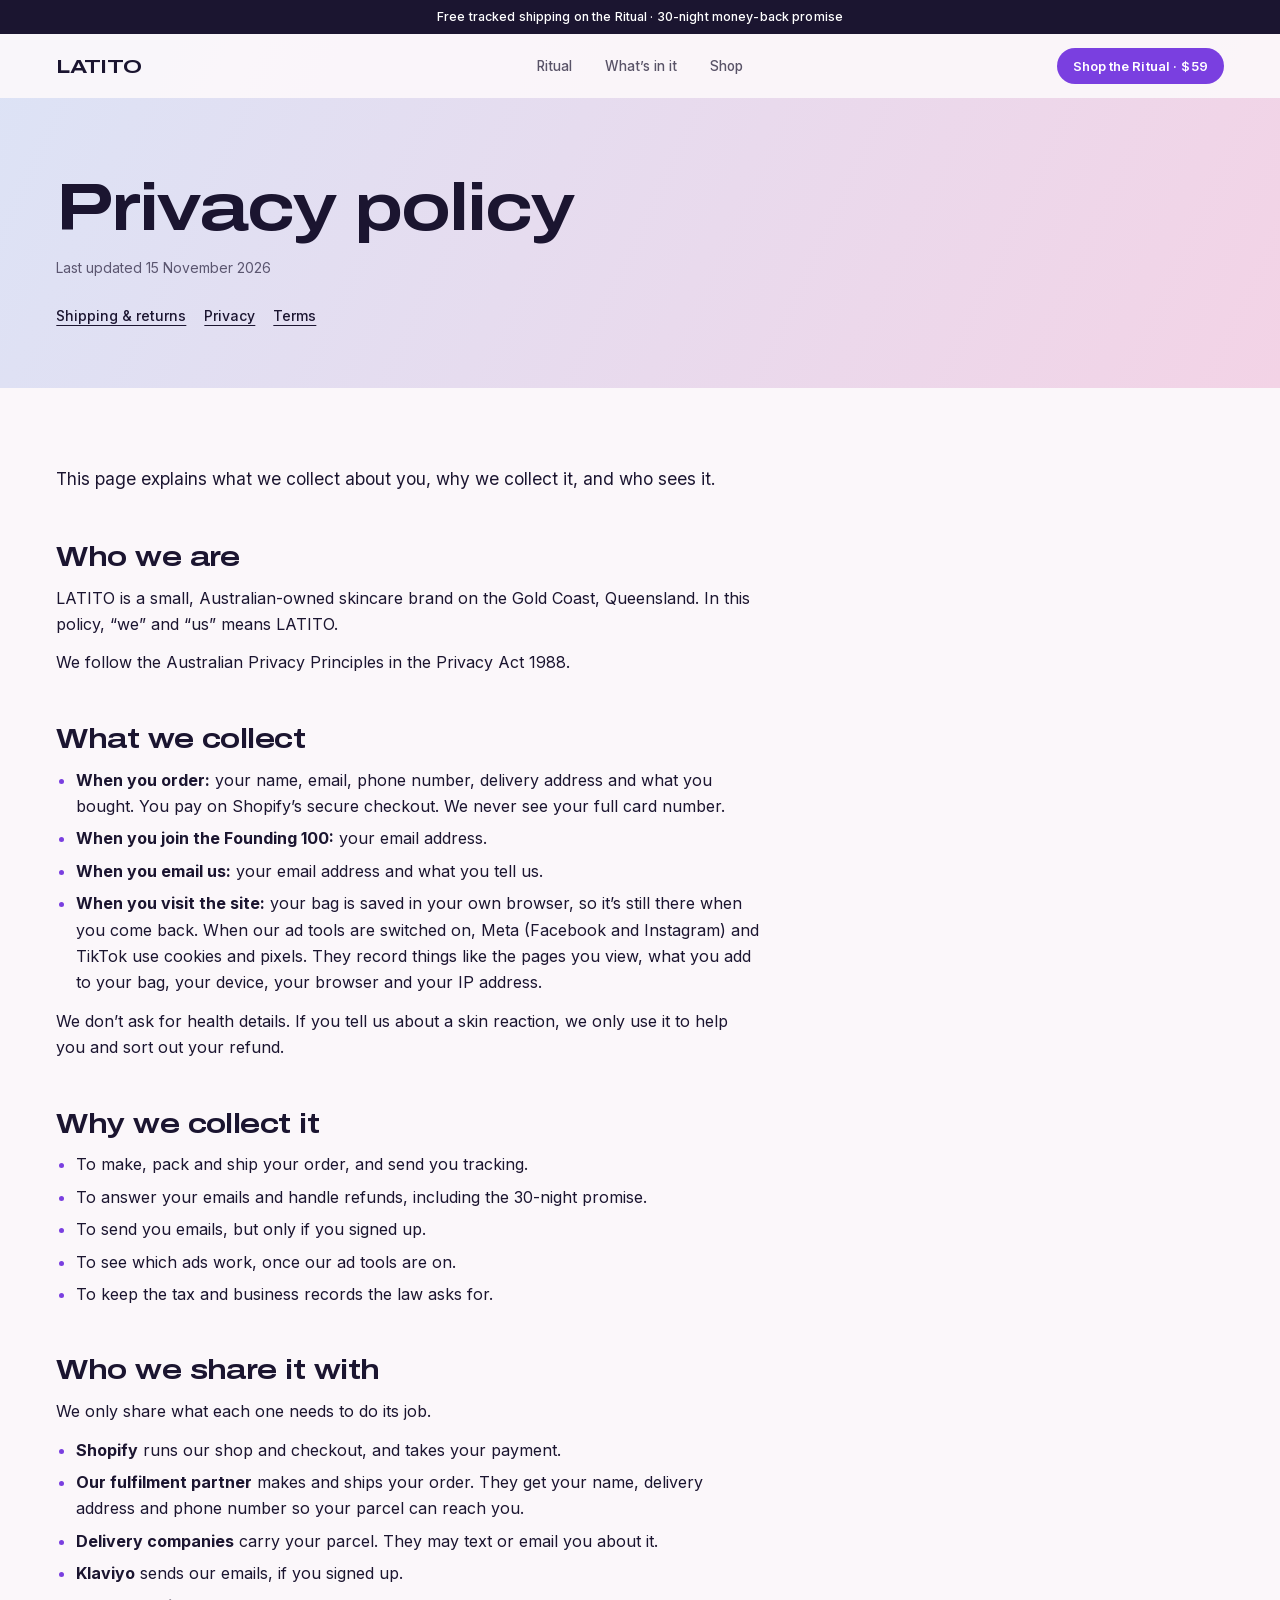
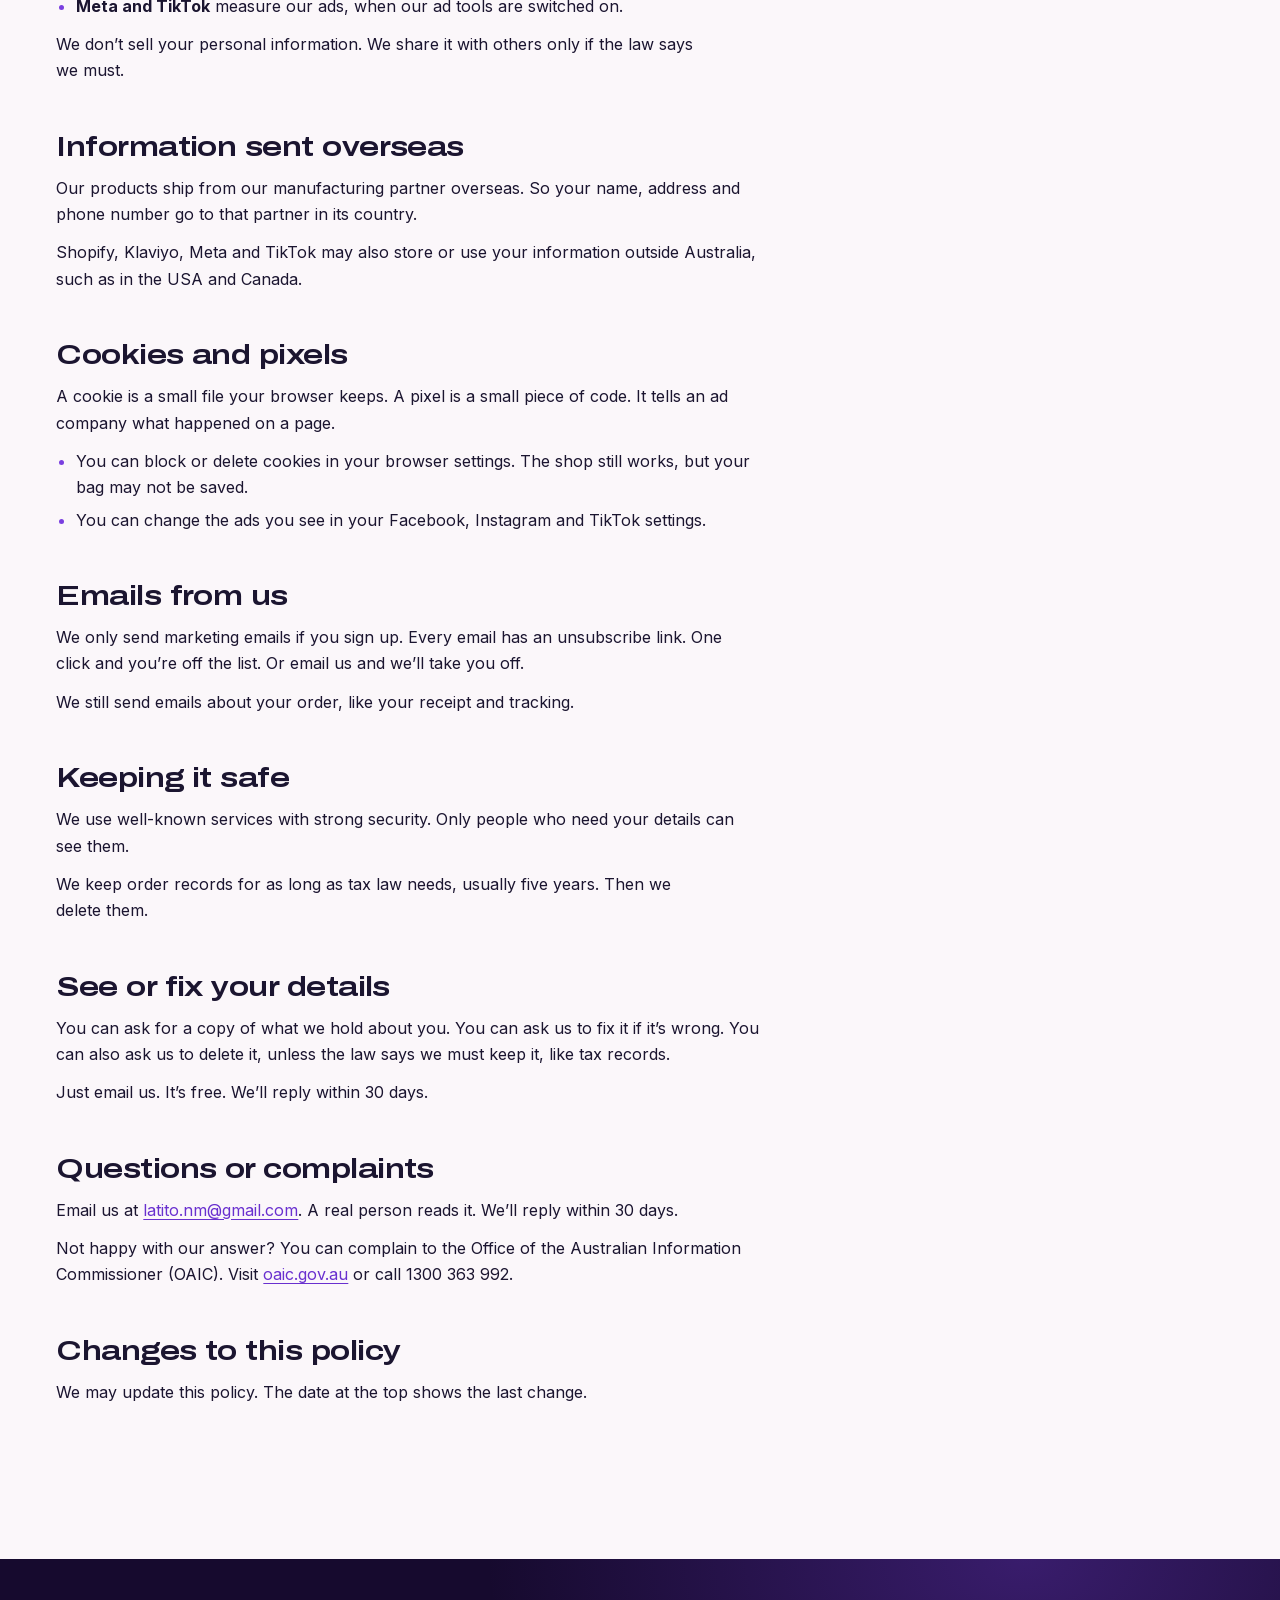
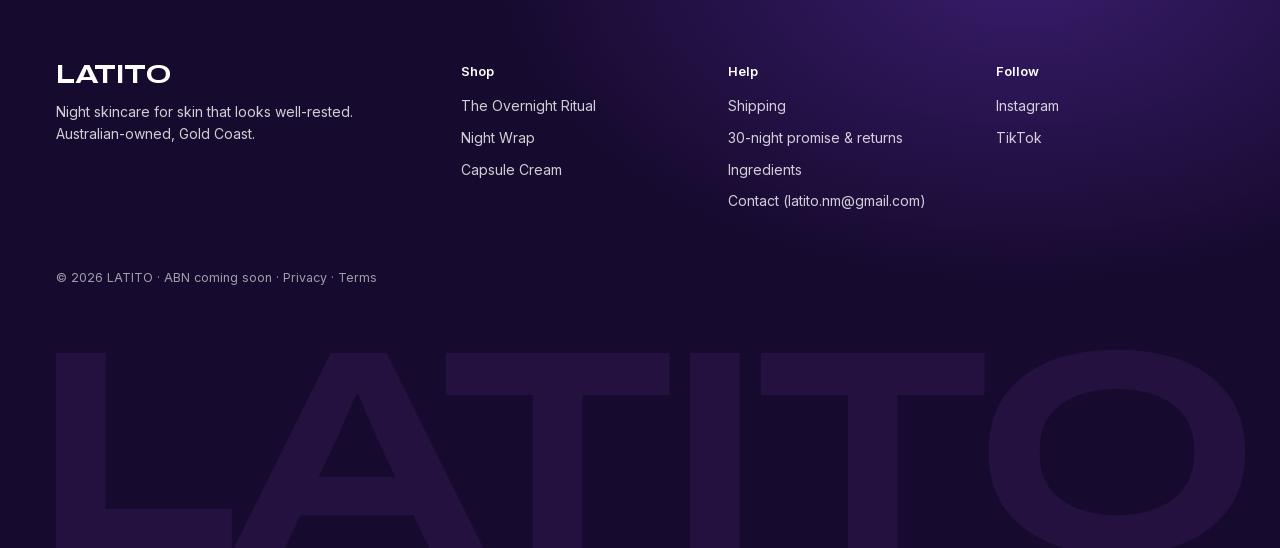
<file: privacy.html>
<!doctype html>
<html lang="en-AU">
<head>
<meta name="robots" content="noindex, nofollow">
<meta charset="utf-8">
<meta name="viewport" content="width=device-width, initial-scale=1, viewport-fit=cover">
<title>Privacy policy | LATITO</title>
<meta name="description" content="How LATITO collects, uses and protects your personal information, under the Australian Privacy Principles.">
<link rel="canonical" href="https://latito.com.au/skin/privacy.html">
<meta name="theme-color" content="#DCE3F6">
<meta property="og:type" content="website">
<meta property="og:site_name" content="LATITO">
<meta property="og:title" content="Privacy policy | LATITO">
<meta property="og:description" content="How LATITO collects, uses and protects your personal information, under the Australian Privacy Principles.">
<meta property="og:url" content="https://latito.com.au/skin/privacy.html">
<meta property="og:image" content="https://latito.com.au/skin/assets/img/og.jpg">
<meta property="og:locale" content="en_AU">
<link rel="icon" href="assets/img/favicon.svg" type="image/svg+xml">
<link rel="preload" href="assets/fonts/archivo-var-latin.woff2" as="font" type="font/woff2" crossorigin>
<link rel="stylesheet" href="assets/css/styles.css">
<script src="assets/js/site.config.js" defer></script>
<script src="assets/js/track.js" defer></script>
<script src="assets/js/fill.js" defer></script>
</head>
<body class="is-legal" id="top">
<a class="skip" href="#main">Skip to content</a>

<header class="hdr" data-theme="light">
  <p class="announce"><span><span class="announce__l">Free tracked shipping on the Ritual · 30-night <span class="announce__m">money-back </span>promise</span></span></p>
  <nav class="nav" aria-label="Main">
    <a class="nav__brand" href="./">LATITO</a>
    <ul class="nav__links">
      <li><a href="./#ritual">Ritual</a></li>
      <li><a href="./#formula">What’s in it</a></li>
      <li><a href="./#shop">Shop</a></li>
    </ul>
    <div class="nav__end">
    <a class="btn btn--sm nav__cta is-on" href="./#shop">Shop the Ritual · <span data-m="ritual">$59</span></a>
    </div>
  </nav>
</header>

<main id="main">
  <section class="legal-hero">
    <div class="wrap">
      <h1 class="display">Privacy policy</h1>
      <p>Last updated 15 November 2026</p>
      <nav class="legal__nav" aria-label="Policies"><a href="shipping-returns.html">Shipping &amp; returns</a> <a href="privacy.html" aria-current="page">Privacy</a> <a href="terms.html">Terms</a></nav>
    </div>
  </section>
  <div class="legal">
    <div class="wrap">
      <div class="legal__body">
        <p>This page explains what we collect about you, why we collect it, and who sees it.</p>
        <!-- CONFIRM: the legal name of the business (sole trader or company). Businesses under $3 million turnover can be exempt from the Privacy Act; this policy follows the APPs anyway. -->
        <h2 id="who">Who we are</h2>
        <p>LATITO is a small, Australian-owned skincare brand on the Gold Coast, Queensland. In this policy, “we” and “us” means LATITO.</p>
        <p>We follow the Australian Privacy Principles in the Privacy Act 1988.</p>

        <h2 id="collect">What we collect</h2>
        <ul>
          <li><strong>When you order:</strong> your name, email, phone number, delivery address and what you bought. You pay on Shopify’s secure checkout. We never see your full card number.</li>
          <li><strong>When you join the Founding 100:</strong> your email address.</li>
          <li><strong>When you email us:</strong> your email address and what you tell us.</li>
          <li><strong>When you visit the site:</strong> your bag is saved in your own browser, so it’s still there when you come back. When our ad tools are switched on, Meta (Facebook and Instagram) and TikTok use cookies and pixels. They record things like the pages you view, what you add to your bag, your device, your browser and your IP address.</li>
        </ul>
        <p>We don’t ask for health details. If you tell us about a skin reaction, we only use it to help you and sort out your refund.</p>

        <h2 id="why">Why we collect it</h2>
        <ul>
          <li>To make, pack and ship your order, and send you tracking.</li>
          <li>To answer your emails and handle refunds, including the 30-night promise.</li>
          <li>To send you emails, but only if you signed up.</li>
          <li>To see which ads work, once our ad tools are on.</li>
          <li>To keep the tax and business records the law asks for.</li>
        </ul>

        <h2 id="share">Who we share it with</h2>
        <p>We only share what each one needs to do its job.</p>
        <ul>
          <li><strong>Shopify</strong> runs our shop and checkout, and takes your payment.</li>
          <li><strong>Our fulfilment partner</strong> makes and ships your order. They get your name, delivery address and phone number so your parcel can reach you.</li>
          <li><strong>Delivery companies</strong> carry your parcel. They may text or email you about it.</li>
          <li><strong>Klaviyo</strong> sends our emails, if you signed up.</li>
          <li><strong>Meta and TikTok</strong> measure our ads, when our ad tools are switched on.</li>
        </ul>
        <!-- CONFIRM: name the fulfilment partner (for example the DSers app and the AliExpress supplier) if you want them listed by name. -->
        <p>We don’t sell your personal information. We share it with others only if the law says we must.</p>

        <h2 id="overseas">Information sent overseas</h2>
        <p>Our products ship from our manufacturing partner overseas. So your name, address and phone number go to that partner in its country.</p>
        <p>Shopify, Klaviyo, Meta and TikTok may also store or use your information outside Australia, such as in the USA and Canada.</p>
        <!-- CONFIRM: the fulfilment partner's country (likely China) and add it above. Check each provider's current data locations. -->

        <h2 id="cookies">Cookies and pixels</h2>
        <p>A cookie is a small file your browser keeps. A pixel is a small piece of code. It tells an ad company what happened on a page.</p>
        <ul>
          <li>You can block or delete cookies in your browser settings. The shop still works, but your bag may not be saved.</li>
          <li>You can change the ads you see in your Facebook, Instagram and TikTok settings.</li>
        </ul>

        <h2 id="emails">Emails from us</h2>
        <p>We only send marketing emails if you sign up. Every email has an unsubscribe link. One click and you’re off the list. Or email us and we’ll take you off.</p>
        <p>We still send emails about your order, like your receipt and tracking.</p>

        <h2 id="safe">Keeping it safe</h2>
        <p>We use well-known services with strong security. Only people who need your details can see them.</p>
        <p>We keep order records for as long as tax law needs, usually five years. Then we delete them.</p>
        <!-- CONFIRM: how long order and email records are kept. -->

        <h2 id="access">See or fix your details</h2>
        <p>You can ask for a copy of what we hold about you. You can ask us to fix it if it’s wrong. You can also ask us to delete it, unless the law says we must keep it, like tax records.</p>
        <p>Just email us. It’s free. We’ll reply within 30 days.</p>

        <h2 id="contact">Questions or complaints</h2>
        <p>Email us at <a href="mailto:latito.nm@gmail.com" data-mailto><span data-c="email">latito.nm@gmail.com</span></a>. A real person reads it. We’ll reply within 30 days.</p>
        <p>Not happy with our answer? You can complain to the Office of the Australian Information Commissioner (OAIC). Visit <a href="https://www.oaic.gov.au/">oaic.gov.au</a> or call 1300 363 992.</p>

        <h2 id="changes">Changes to this policy</h2>
        <p>We may update this policy. The date at the top shows the last change.</p>
      </div>
    </div>
  </div>
</main>

<!-- ============ FOOTER ============ -->
<footer class="foot" data-nav-theme="plum">
  <div class="wrap">
    <div class="foot__grid">
      <div class="foot__brand">
        <p class="foot__mark">LATITO</p>
        <p>Night skincare for skin that looks well-rested. Australian-owned, Gold Coast.</p>
      </div>
      <nav class="foot__col" aria-label="Shop">
        <h2>Shop</h2>
        <ul><li><a href="./#shop">The Overnight Ritual</a></li><li><a href="./#shop">Night Wrap</a></li><li><a href="./#shop">Capsule Cream</a></li></ul>
      </nav>
      <nav class="foot__col" aria-label="Help">
        <h2>Help</h2>
        <ul>
          <li><a href="shipping-returns.html">Shipping</a></li>
          <li><a href="shipping-returns.html#promise">30-night promise &amp; returns</a></li>
          <li><a href="./#shop">Ingredients</a></li>
          <li><a href="mailto:latito.nm@gmail.com" data-mailto>Contact (<span data-c="email">latito.nm@gmail.com</span>)</a></li>
        </ul>
      </nav>
      <nav class="foot__col" aria-label="Follow">
        <h2>Follow</h2>
        <ul><li><a href="#" data-social="instagram">Instagram</a></li><li><a href="#" data-social="tiktok">TikTok</a></li></ul>
      </nav>
    </div>
    <p class="foot__legal">© 2026 LATITO · <span data-abn>ABN coming soon</span> · <a href="privacy.html">Privacy</a> · <a href="terms.html">Terms</a></p>
  </div>
  <p class="foot__giant" aria-hidden="true">LATITO</p>
</footer>
</body>
</html>
</file>
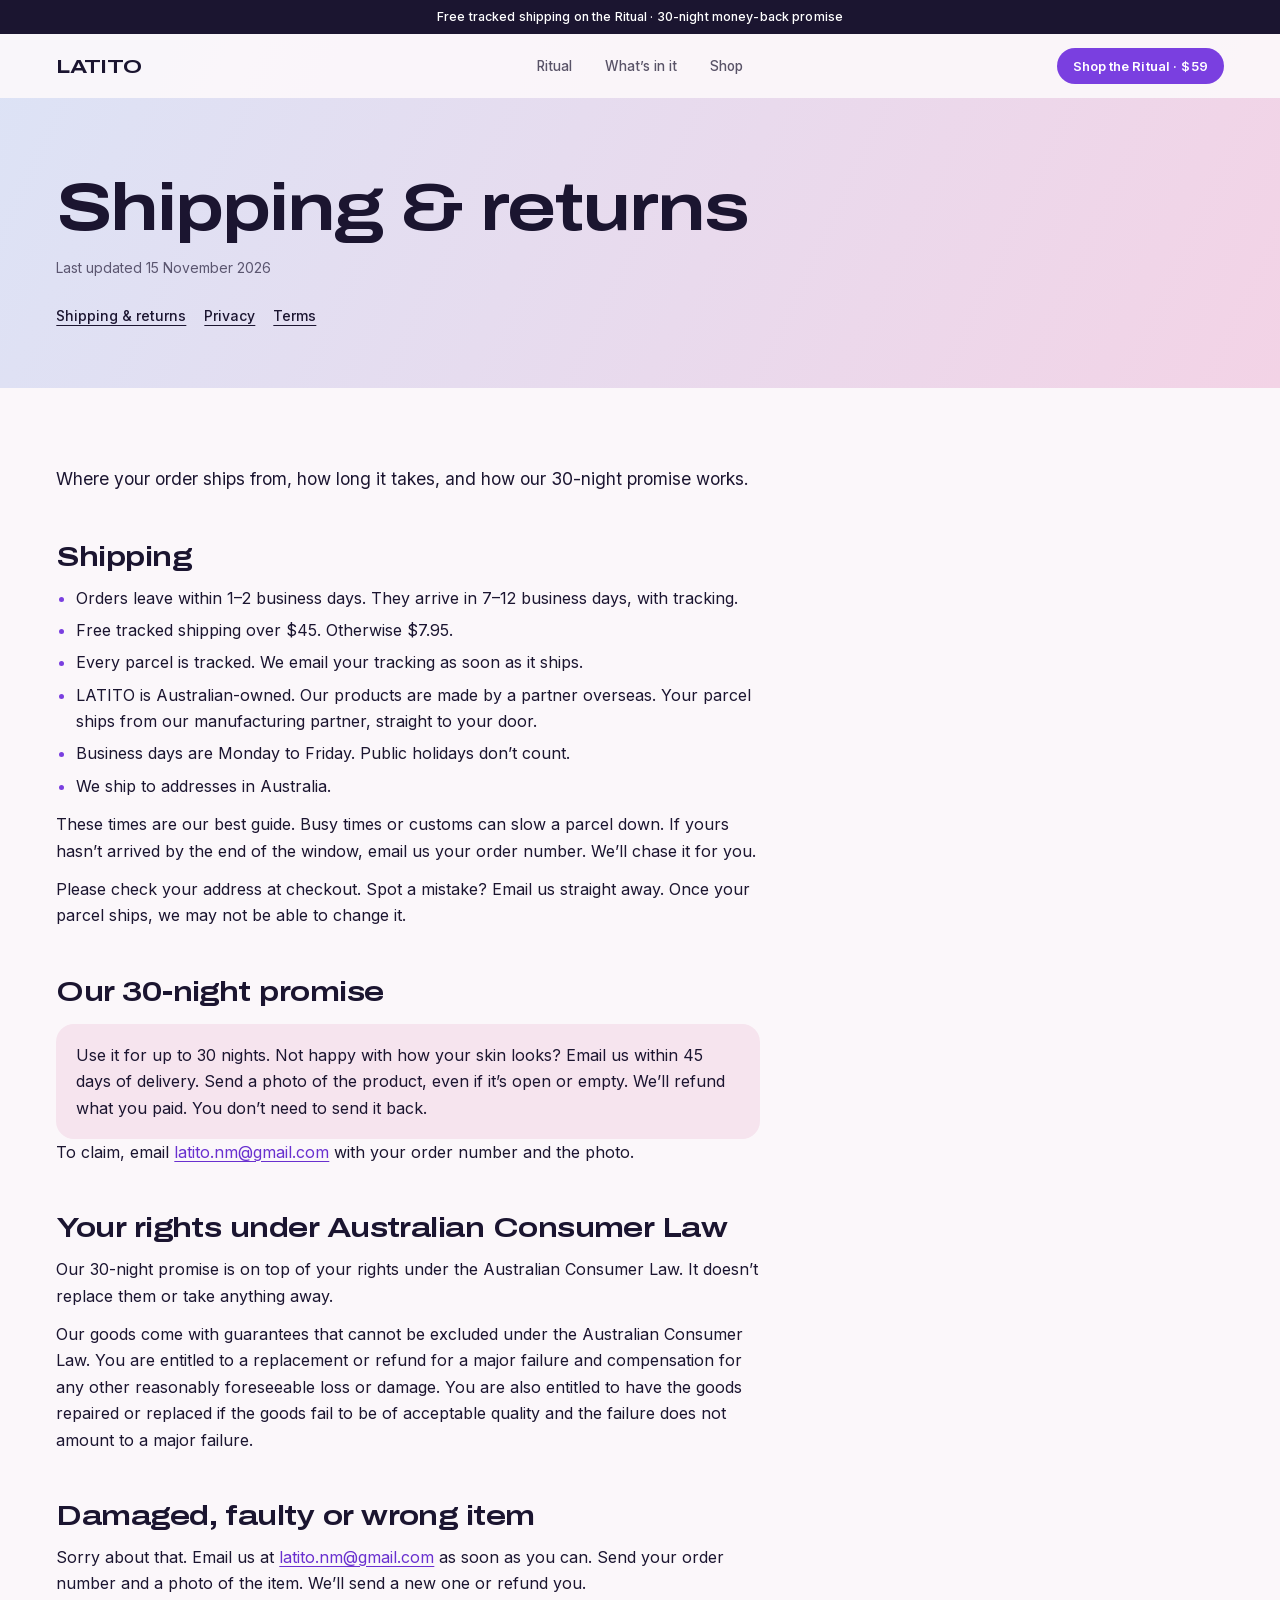
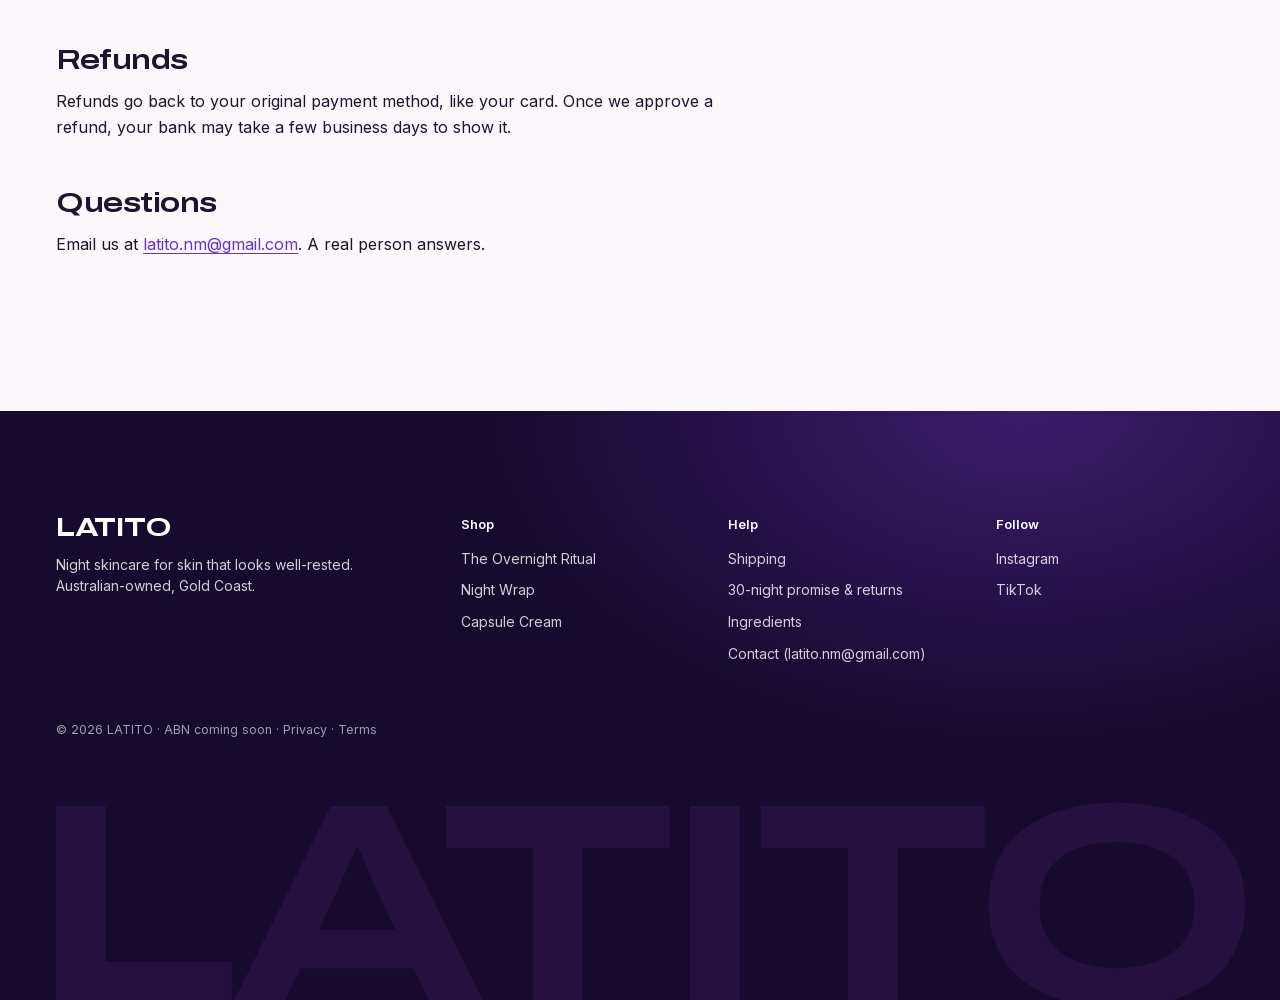
<file: shipping-returns.html>
<!doctype html>
<html lang="en-AU">
<head>
<meta name="robots" content="noindex, nofollow">
<meta charset="utf-8">
<meta name="viewport" content="width=device-width, initial-scale=1, viewport-fit=cover">
<title>Shipping &amp; returns | LATITO</title>
<meta name="description" content="LATITO shipping times, tracked delivery, the 30-night money-back promise, refunds and your Australian Consumer Law rights.">
<link rel="canonical" href="https://latito.com.au/skin/shipping-returns.html">
<meta name="theme-color" content="#DCE3F6">
<meta property="og:type" content="website">
<meta property="og:site_name" content="LATITO">
<meta property="og:title" content="Shipping &amp; returns | LATITO">
<meta property="og:description" content="LATITO shipping times, tracked delivery, the 30-night money-back promise, refunds and your Australian Consumer Law rights.">
<meta property="og:url" content="https://latito.com.au/skin/shipping-returns.html">
<meta property="og:image" content="https://latito.com.au/skin/assets/img/og.jpg">
<meta property="og:locale" content="en_AU">
<link rel="icon" href="assets/img/favicon.svg" type="image/svg+xml">
<link rel="preload" href="assets/fonts/archivo-var-latin.woff2" as="font" type="font/woff2" crossorigin>
<link rel="stylesheet" href="assets/css/styles.css">
<script src="assets/js/site.config.js" defer></script>
<script src="assets/js/track.js" defer></script>
<script src="assets/js/fill.js" defer></script>
</head>
<body class="is-legal" id="top">
<a class="skip" href="#main">Skip to content</a>

<header class="hdr" data-theme="light">
  <p class="announce"><span><span class="announce__l">Free tracked shipping on the Ritual · 30-night <span class="announce__m">money-back </span>promise</span></span></p>
  <nav class="nav" aria-label="Main">
    <a class="nav__brand" href="./">LATITO</a>
    <ul class="nav__links">
      <li><a href="./#ritual">Ritual</a></li>
      <li><a href="./#formula">What’s in it</a></li>
      <li><a href="./#shop">Shop</a></li>
    </ul>
    <div class="nav__end">
    <a class="btn btn--sm nav__cta is-on" href="./#shop">Shop the Ritual · <span data-m="ritual">$59</span></a>
    </div>
  </nav>
</header>

<main id="main">
  <section class="legal-hero">
    <div class="wrap">
      <h1 class="display">Shipping &amp; returns</h1>
      <p>Last updated 15 November 2026</p>
      <nav class="legal__nav" aria-label="Policies"><a href="shipping-returns.html" aria-current="page">Shipping &amp; returns</a> <a href="privacy.html">Privacy</a> <a href="terms.html">Terms</a></nav>
    </div>
  </section>
  <div class="legal">
    <div class="wrap">
      <div class="legal__body">
        <p>Where your order ships from, how long it takes, and how our 30-night promise works.</p>
        <h2 id="shipping">Shipping</h2>
        <ul>
          <li>Orders leave within <span data-c="dispatch">1–2 business days</span>. They arrive in <span data-c="delivery">7–12 business days</span>, with tracking.</li>
          <li>Free tracked shipping over <span data-m="freeShip">$45</span>. Otherwise <span data-m="shipFee">$7.95</span>.</li>
          <li>Every parcel is tracked. We email your tracking as soon as it ships.</li>
          <li>LATITO is Australian-owned. Our products are made by a partner overseas. Your parcel ships from our manufacturing partner, straight to your door.</li>
          <li>Business days are Monday to Friday. Public holidays don’t count.</li>
          <li>We ship to addresses in Australia.</li>
        </ul>
        <!-- CONFIRM: Australia only? Do PO boxes and parcel lockers work with the carrier? -->
        <p>These times are our best guide. Busy times or customs can slow a parcel down. If yours hasn’t arrived by the end of the window, email us your order number. We’ll chase it for you.</p>
        <p>Please check your address at checkout. Spot a mistake? Email us straight away. Once your parcel ships, we may not be able to change it.</p>

        <h2 id="promise">Our 30-night promise</h2>
        <div class="legal__box">
          <p>Use it for up to 30 nights. Not happy with how your skin looks? Email us within 45 days of delivery. Send a photo of the product, even if it’s open or empty. We’ll refund what you paid. You don’t need to send it back.</p>
        </div>
        <p>To claim, email <a href="mailto:latito.nm@gmail.com" data-mailto><span data-c="email">latito.nm@gmail.com</span></a> with your order number and the photo.</p>
        <!-- CONFIRM: does "what you paid" include the shipping fee? One claim per customer, or per order? -->

        <h2 id="acl">Your rights under Australian Consumer Law</h2>
        <p>Our 30-night promise is on top of your rights under the Australian Consumer Law. It doesn’t replace them or take anything away.</p>
        <p>Our goods come with guarantees that cannot be excluded under the Australian Consumer Law. You are entitled to a replacement or refund for a major failure and compensation for any other reasonably foreseeable loss or damage. You are also entitled to have the goods repaired or replaced if the goods fail to be of acceptable quality and the failure does not amount to a major failure.</p>

        <h2 id="damaged">Damaged, faulty or wrong item</h2>
        <p>Sorry about that. Email us at <a href="mailto:latito.nm@gmail.com" data-mailto><span data-c="email">latito.nm@gmail.com</span></a> as soon as you can. Send your order number and a photo of the item. We’ll send a new one or refund you.</p>

        <h2 id="refunds">Refunds</h2>
        <p>Refunds go back to your original payment method, like your card. Once we approve a refund, your bank may take a few business days to show it.</p>
        <!-- CONFIRM: how fast you process an approved refund (for example within 5 business days). -->

        <h2 id="questions">Questions</h2>
        <p>Email us at <a href="mailto:latito.nm@gmail.com" data-mailto><span data-c="email">latito.nm@gmail.com</span></a>. A real person answers.</p>
      </div>
    </div>
  </div>
</main>

<!-- ============ FOOTER ============ -->
<footer class="foot" data-nav-theme="plum">
  <div class="wrap">
    <div class="foot__grid">
      <div class="foot__brand">
        <p class="foot__mark">LATITO</p>
        <p>Night skincare for skin that looks well-rested. Australian-owned, Gold Coast.</p>
      </div>
      <nav class="foot__col" aria-label="Shop">
        <h2>Shop</h2>
        <ul><li><a href="./#shop">The Overnight Ritual</a></li><li><a href="./#shop">Night Wrap</a></li><li><a href="./#shop">Capsule Cream</a></li></ul>
      </nav>
      <nav class="foot__col" aria-label="Help">
        <h2>Help</h2>
        <ul>
          <li><a href="shipping-returns.html">Shipping</a></li>
          <li><a href="shipping-returns.html#promise">30-night promise &amp; returns</a></li>
          <li><a href="./#shop">Ingredients</a></li>
          <li><a href="mailto:latito.nm@gmail.com" data-mailto>Contact (<span data-c="email">latito.nm@gmail.com</span>)</a></li>
        </ul>
      </nav>
      <nav class="foot__col" aria-label="Follow">
        <h2>Follow</h2>
        <ul><li><a href="#" data-social="instagram">Instagram</a></li><li><a href="#" data-social="tiktok">TikTok</a></li></ul>
      </nav>
    </div>
    <p class="foot__legal">© 2026 LATITO · <span data-abn>ABN coming soon</span> · <a href="privacy.html">Privacy</a> · <a href="terms.html">Terms</a></p>
  </div>
  <p class="foot__giant" aria-hidden="true">LATITO</p>
</footer>
</body>
</html>
</file>
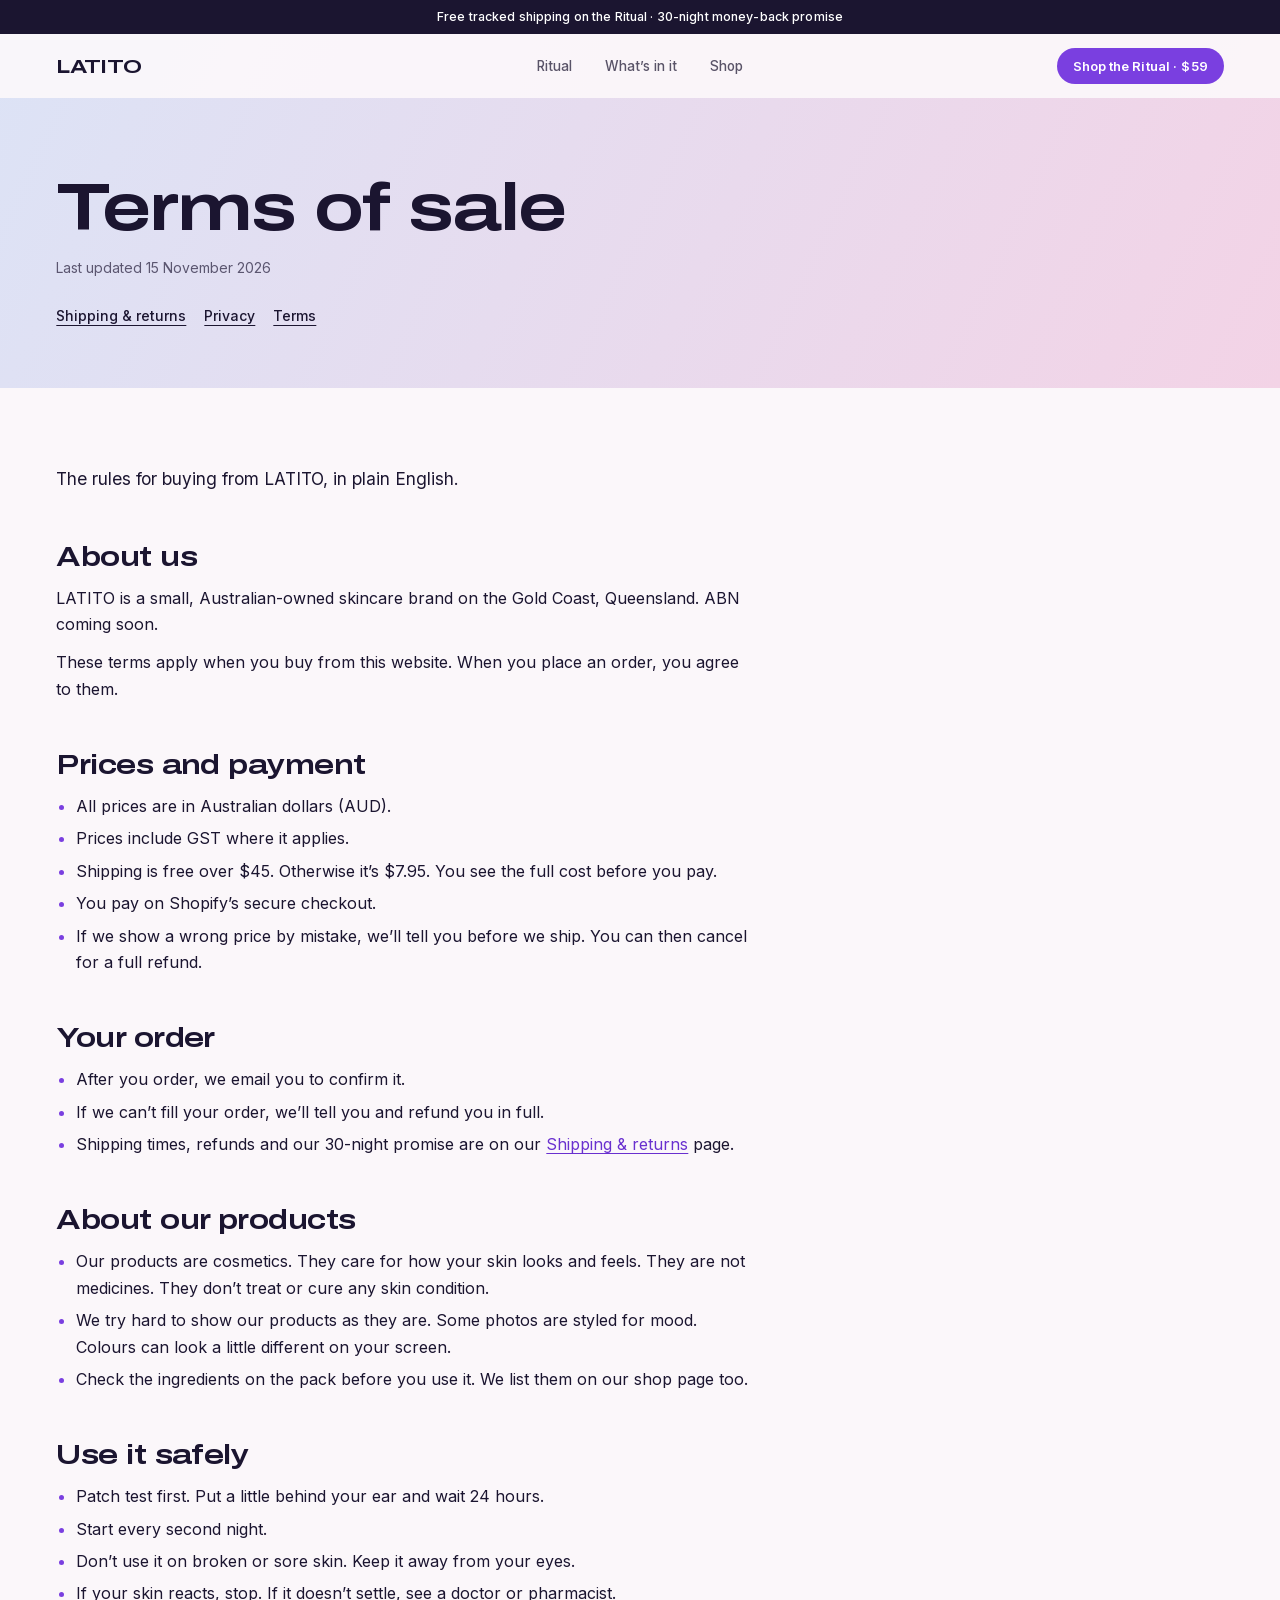
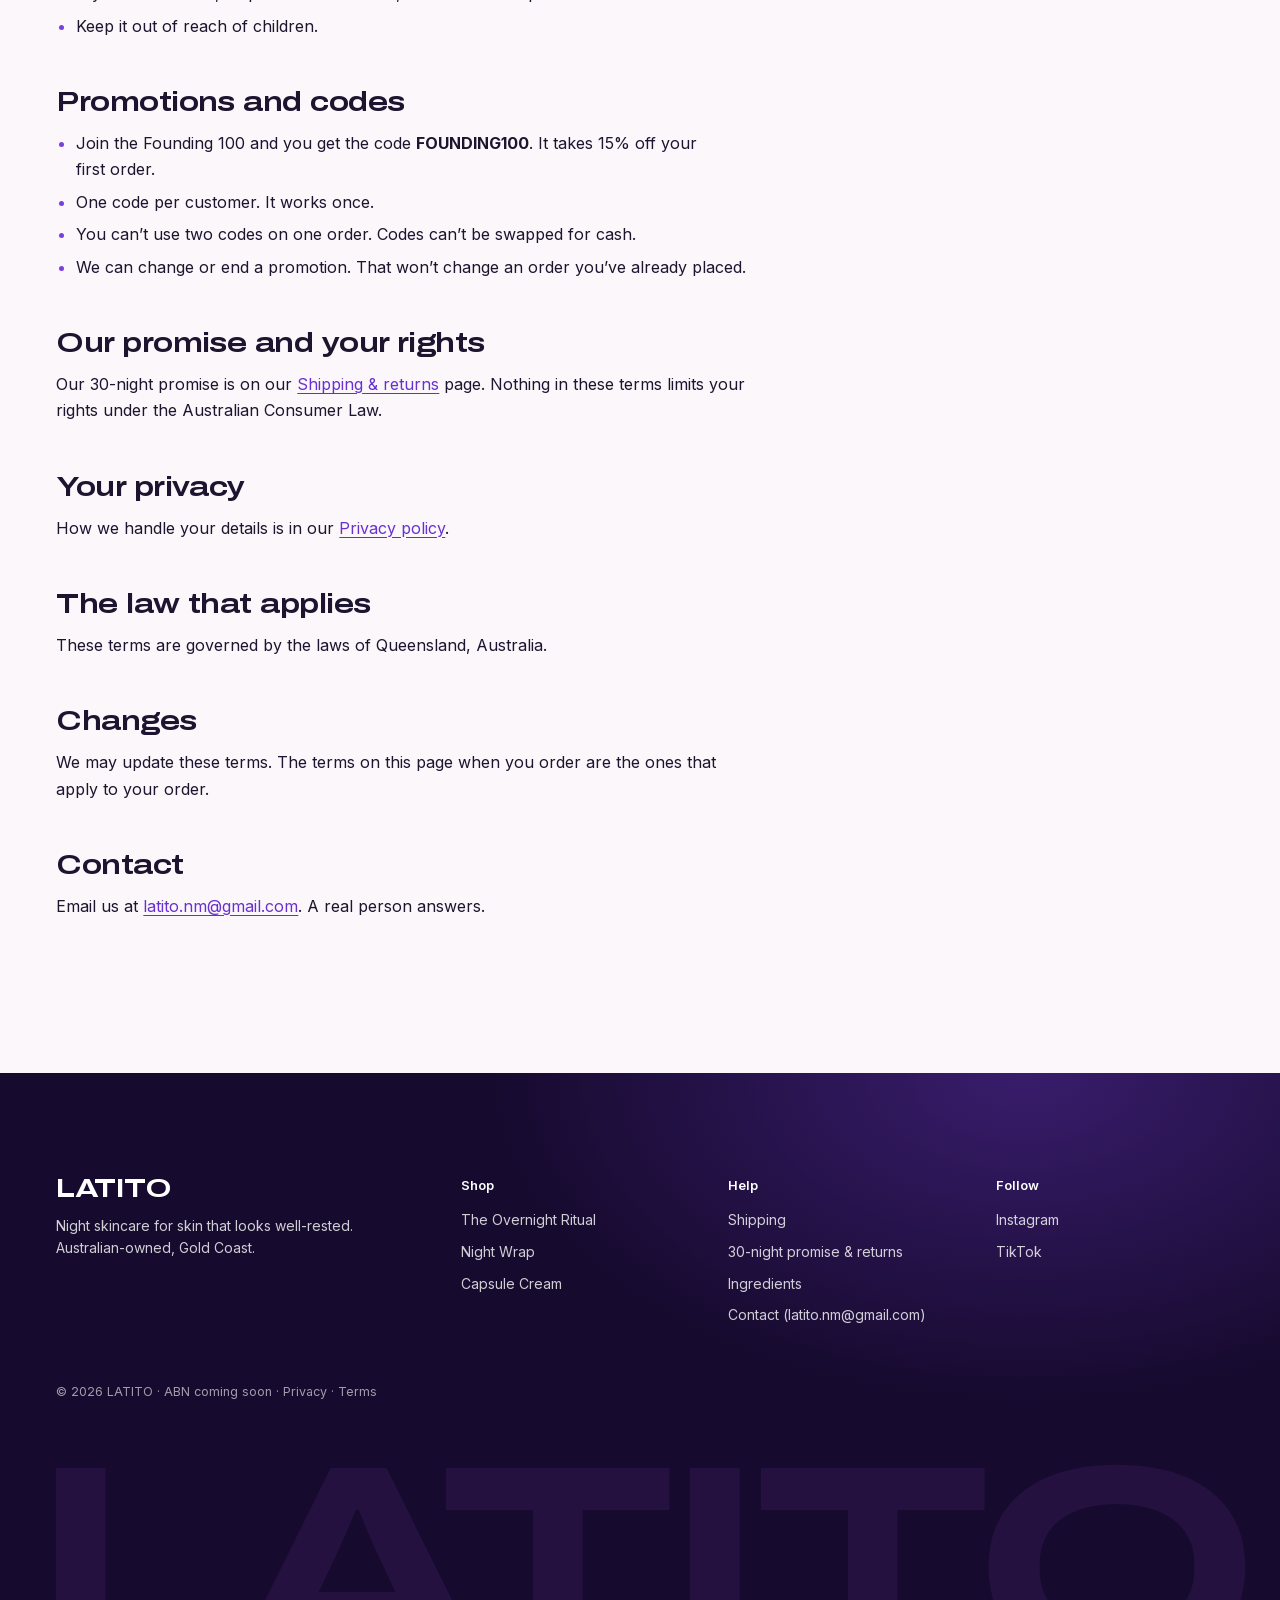
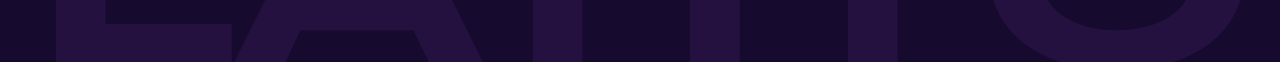
<file: terms.html>
<!doctype html>
<html lang="en-AU">
<head>
<meta name="robots" content="noindex, nofollow">
<meta charset="utf-8">
<meta name="viewport" content="width=device-width, initial-scale=1, viewport-fit=cover">
<title>Terms of sale | LATITO</title>
<meta name="description" content="The terms for buying from LATITO: prices in AUD, orders, product use, promotions and the law that applies.">
<link rel="canonical" href="https://latito.com.au/skin/terms.html">
<meta name="theme-color" content="#DCE3F6">
<meta property="og:type" content="website">
<meta property="og:site_name" content="LATITO">
<meta property="og:title" content="Terms of sale | LATITO">
<meta property="og:description" content="The terms for buying from LATITO: prices in AUD, orders, product use, promotions and the law that applies.">
<meta property="og:url" content="https://latito.com.au/skin/terms.html">
<meta property="og:image" content="https://latito.com.au/skin/assets/img/og.jpg">
<meta property="og:locale" content="en_AU">
<link rel="icon" href="assets/img/favicon.svg" type="image/svg+xml">
<link rel="preload" href="assets/fonts/archivo-var-latin.woff2" as="font" type="font/woff2" crossorigin>
<link rel="stylesheet" href="assets/css/styles.css">
<script src="assets/js/site.config.js" defer></script>
<script src="assets/js/track.js" defer></script>
<script src="assets/js/fill.js" defer></script>
</head>
<body class="is-legal" id="top">
<a class="skip" href="#main">Skip to content</a>

<header class="hdr" data-theme="light">
  <p class="announce"><span><span class="announce__l">Free tracked shipping on the Ritual · 30-night <span class="announce__m">money-back </span>promise</span></span></p>
  <nav class="nav" aria-label="Main">
    <a class="nav__brand" href="./">LATITO</a>
    <ul class="nav__links">
      <li><a href="./#ritual">Ritual</a></li>
      <li><a href="./#formula">What’s in it</a></li>
      <li><a href="./#shop">Shop</a></li>
    </ul>
    <div class="nav__end">
    <a class="btn btn--sm nav__cta is-on" href="./#shop">Shop the Ritual · <span data-m="ritual">$59</span></a>
    </div>
  </nav>
</header>

<main id="main">
  <section class="legal-hero">
    <div class="wrap">
      <h1 class="display">Terms of sale</h1>
      <p>Last updated 15 November 2026</p>
      <nav class="legal__nav" aria-label="Policies"><a href="shipping-returns.html">Shipping &amp; returns</a> <a href="privacy.html">Privacy</a> <a href="terms.html" aria-current="page">Terms</a></nav>
    </div>
  </section>
  <div class="legal">
    <div class="wrap">
      <div class="legal__body">
        <p>The rules for buying from LATITO, in plain English.</p>
        <h2 id="about">About us</h2>
        <p>LATITO is a small, Australian-owned skincare brand on the Gold Coast, Queensland. <span data-abn>ABN coming soon</span>.</p>
        <p>These terms apply when you buy from this website. When you place an order, you agree to them.</p>
        <!-- CONFIRM: the legal name of the business (sole trader or company). Put the ABN in site.config.js (abn). -->

        <h2 id="prices">Prices and payment</h2>
        <ul>
          <li>All prices are in Australian dollars (AUD).</li>
          <li>Prices include GST where it applies.</li>
          <li>Shipping is free over <span data-m="freeShip">$45</span>. Otherwise it’s <span data-m="shipFee">$7.95</span>. You see the full cost before you pay.</li>
          <li>You pay on Shopify’s secure checkout.</li>
          <li>If we show a wrong price by mistake, we’ll tell you before we ship. You can then cancel for a full refund.</li>
        </ul>
        <!-- CONFIRM GST registration: if LATITO is not registered for GST, change "Prices include GST where it applies" to "We don't charge GST". -->

        <h2 id="orders">Your order</h2>
        <ul>
          <li>After you order, we email you to confirm it.</li>
          <li>If we can’t fill your order, we’ll tell you and refund you in full.</li>
          <li>Shipping times, refunds and our 30-night promise are on our <a href="shipping-returns.html">Shipping &amp; returns</a> page.</li>
        </ul>

        <h2 id="products">About our products</h2>
        <ul>
          <li>Our products are cosmetics. They care for how your skin looks and feels. They are not medicines. They don’t treat or cure any skin condition.</li>
          <li>We try hard to show our products as they are. Some photos are styled for mood. Colours can look a little different on your screen.</li>
          <li>Check the ingredients on the pack before you use it. We list them on our shop page too.</li>
        </ul>
        <!-- CONFIRM: the full ingredient list (INCI) for both products is on the page before the first order ships. The editorial photos are generated: decide whether to say so here. -->

        <h2 id="safety">Use it safely</h2>
        <ul>
          <li>Patch test first. Put a little behind your ear and wait 24 hours.</li>
          <li>Start every second night.</li>
          <li>Don’t use it on broken or sore skin. Keep it away from your eyes.</li>
          <li>If your skin reacts, stop. If it doesn’t settle, see a doctor or pharmacist.</li>
          <li>Keep it out of reach of children.</li>
        </ul>

        <h2 id="codes">Promotions and codes</h2>
        <ul>
          <li>Join the Founding 100 and you get the code <strong data-c="foundingCode">FOUNDING100</strong>. It takes <span data-c="foundingPercent">15</span>% off your first order.</li>
          <li>One code per customer. It works once.</li>
          <li>You can’t use two codes on one order. Codes can’t be swapped for cash.</li>
          <li>We can change or end a promotion. That won’t change an order you’ve already placed.</li>
        </ul>
        <!-- CONFIRM: set FOUNDING100 up in Shopify as 15% off, once per customer, not combined with other codes. Does it work on any product, or only the Ritual (the slide-in says "your first ritual")? -->

        <h2 id="rights">Our promise and your rights</h2>
        <p>Our 30-night promise is on our <a href="shipping-returns.html#promise">Shipping &amp; returns</a> page. Nothing in these terms limits your rights under the Australian Consumer Law.</p>

        <h2 id="privacy">Your privacy</h2>
        <p>How we handle your details is in our <a href="privacy.html">Privacy policy</a>.</p>

        <h2 id="law">The law that applies</h2>
        <p>These terms are governed by the laws of Queensland, Australia.</p>

        <h2 id="changes">Changes</h2>
        <p>We may update these terms. The terms on this page when you order are the ones that apply to your order.</p>

        <h2 id="contact">Contact</h2>
        <p>Email us at <a href="mailto:latito.nm@gmail.com" data-mailto><span data-c="email">latito.nm@gmail.com</span></a>. A real person answers.</p>
      </div>
    </div>
  </div>
</main>

<!-- ============ FOOTER ============ -->
<footer class="foot" data-nav-theme="plum">
  <div class="wrap">
    <div class="foot__grid">
      <div class="foot__brand">
        <p class="foot__mark">LATITO</p>
        <p>Night skincare for skin that looks well-rested. Australian-owned, Gold Coast.</p>
      </div>
      <nav class="foot__col" aria-label="Shop">
        <h2>Shop</h2>
        <ul><li><a href="./#shop">The Overnight Ritual</a></li><li><a href="./#shop">Night Wrap</a></li><li><a href="./#shop">Capsule Cream</a></li></ul>
      </nav>
      <nav class="foot__col" aria-label="Help">
        <h2>Help</h2>
        <ul>
          <li><a href="shipping-returns.html">Shipping</a></li>
          <li><a href="shipping-returns.html#promise">30-night promise &amp; returns</a></li>
          <li><a href="./#shop">Ingredients</a></li>
          <li><a href="mailto:latito.nm@gmail.com" data-mailto>Contact (<span data-c="email">latito.nm@gmail.com</span>)</a></li>
        </ul>
      </nav>
      <nav class="foot__col" aria-label="Follow">
        <h2>Follow</h2>
        <ul><li><a href="#" data-social="instagram">Instagram</a></li><li><a href="#" data-social="tiktok">TikTok</a></li></ul>
      </nav>
    </div>
    <p class="foot__legal">© 2026 LATITO · <span data-abn>ABN coming soon</span> · <a href="privacy.html">Privacy</a> · <a href="terms.html">Terms</a></p>
  </div>
  <p class="foot__giant" aria-hidden="true">LATITO</p>
</footer>
</body>
</html>
</file>
<file: assets/css/styles.css>
/* LATITO Skin — styles */
@font-face {
  font-family: 'Archivo';
  src: url(../fonts/archivo-var-latin.woff2) format('woff2');
  font-weight: 100 900;
  font-stretch: 62% 125%;
  font-style: normal;
  font-display: swap;
}
@font-face {
  font-family: 'Inter';
  src: url(../fonts/inter-var-latin.woff2) format('woff2');
  font-weight: 100 900;
  font-style: normal;
  font-display: swap;
}

:root {
  --bg-a: #DCE3F6;
  --bg-b: #F3D3E6;
  --ink: #1B1530;
  --ink-2: #5B5670;
  --violet: #7A3FE0;
  --violet-d: #6930CF;
  --plum-0: #160A2E;
  --plum-1: #3A1670;
  --blush-card: #F6E4EE;
  --paper: #FBF7FA;
  --line: rgba(27, 21, 48, .1);
  --f-display: 'Archivo', 'Helvetica Neue', Arial, sans-serif;
  --f-body: 'Inter', system-ui, -apple-system, 'Segoe UI', sans-serif;
  --ease-out: cubic-bezier(.23, 1, .32, 1);
  --ease-io: cubic-bezier(.77, 0, .175, 1);
  --ease-drawer: cubic-bezier(.32, .72, 0, 1);
  --gutter: max(clamp(20px, 4.4vw, 64px), env(safe-area-inset-left, 0px), env(safe-area-inset-right, 0px)); /* clears the notch in landscape */
  --maxw: 1320px;
  --bar-h: 34px;
  --nav-h: 64px;
  --sect: clamp(96px, 12vw, 176px);
}

*, *::before, *::after { box-sizing: border-box; }
html {
  -webkit-text-size-adjust: 100%;
  -webkit-tap-highlight-color: transparent;
  background: var(--paper);
}
body {
  margin: 0;
  font: 400 16px/1.55 var(--f-body);
  color: var(--ink);
  background: var(--paper);
  -webkit-font-smoothing: antialiased;
  -moz-osx-font-smoothing: grayscale;
  text-rendering: optimizeLegibility;
  overflow-x: clip;
}
img, svg, canvas { display: block; max-width: 100%; }
img { height: auto; }
h1, h2, h3, p, ol, ul, dl, dd, figure, blockquote, fieldset { margin: 0; padding: 0; }
ol, ul { list-style: none; }
fieldset { border: 0; min-width: 0; }
button, input { font: inherit; color: inherit; }
button { background: none; border: 0; cursor: pointer; padding: 0; }
a { color: inherit; }
button, a, [role="tab"], label.pill { touch-action: manipulation; }
button, [role="tab"], .btn { -webkit-user-select: none; user-select: none; }
::selection { background: var(--violet); color: #fff; }
:focus-visible { outline: 2px solid var(--violet); outline-offset: 3px; border-radius: 6px; }
.nw { white-space: nowrap; }
h1, h2, h3 { text-wrap: balance; } /* no one-word last lines */
p, li { text-wrap: pretty; }
/* 44 px touch targets on small controls, no layout change */
.tlink, .round--sm, .stepper button, .line__rm, .drawer__legal a, .foot__legal a, .faq__more a, .legal__nav a { position: relative; }
.tlink::after, .nav__bag::after, .round--sm::after, .stepper button::after, .line__rm::after, .pop__x::after, .drawer__legal a::after, .foot__legal a::after, .faq__more a::after, .legal__nav a::after { content: ''; position: absolute; left: 50%; top: 50%; width: max(100%, 44px); height: max(100%, 44px); transform: translate(-50%, -50%); }
.sr-only { position: absolute !important; width: 1px; height: 1px; padding: 0; margin: -1px; overflow: hidden; clip: rect(0 0 0 0); white-space: nowrap; border: 0; }
.skip { position: fixed; left: 16px; top: 12px; z-index: 100; padding: 10px 16px; border-radius: 999px; background: var(--ink); color: #fff; text-decoration: none; transform: translateY(-160%); transition: transform .2s var(--ease-out); }
.skip:focus { transform: none; }
[hidden] { display: none !important; }

.wrap { width: 100%; max-width: calc(var(--maxw) + var(--gutter) * 2); margin: 0 auto; padding: 0 var(--gutter); }

/* ---------- type ---------- */
.display {
  text-wrap: balance;
  font-family: var(--f-display);
  font-stretch: 125%;
  font-weight: 650;
  letter-spacing: -.03em;
  line-height: 1;
}
.accent { color: var(--violet); }
.h2 { font-size: clamp(34px, 4.4vw, 64px); }
.h2 .accent { display: block; }
.eyebrow { font-size: 13px; font-weight: 500; color: var(--ink-2); margin-bottom: 16px; letter-spacing: .005em; }
.lede { font-size: clamp(17px, 1.35vw, 19px); line-height: 1.5; max-width: 34em; }
.note { color: var(--ink-2); font-size: 15px; }

/* ---------- buttons ---------- */
.btn {
  --bg: var(--violet);
  display: inline-flex; align-items: center; justify-content: center; gap: .35em;
  min-height: 44px; padding: 0 22px;
  border-radius: 999px;
  background: var(--bg); color: #fff;
  font: 600 14px/1 var(--f-body); letter-spacing: .005em;
  text-decoration: none; white-space: nowrap;
  transition: transform .16s var(--ease-out), background-color .2s ease;
}
.btn:active { transform: scale(.97); }
.btn--block { width: 100%; min-height: 52px; font-size: 15px; }
.btn--sm { min-height: 40px; padding: 0 18px; font-size: 14px; }
.btn--light { --bg: #fff; color: var(--plum-0); }
.tlink { font-size: 14px; font-weight: 500; text-decoration: underline; text-underline-offset: 5px; text-decoration-thickness: 1px; text-decoration-color: currentColor; transition: color .2s ease; }
.round { width: 44px; height: 44px; border-radius: 50%; display: grid; place-items: center; background: #fff; color: var(--ink); transition: transform .16s var(--ease-out), background-color .2s ease; }
.round:active { transform: scale(.94); }
.round--sm { width: 36px; height: 36px; background: rgba(27, 21, 48, .06); }
@media (hover: hover) and (pointer: fine) {
  .btn:hover { --bg: var(--violet-d); }
  .btn--light:hover { --bg: #EFE6FB; }
  .tlink:hover { color: var(--violet); }
  .round:hover { background: var(--ink); color: #fff; }
}

/* ---------- header ---------- */
.hdr {
  position: fixed; inset: 0 0 auto; z-index: 40;
  transition: transform .45s var(--ease-out);
}
.hdr.is-tucked { transform: translateY(calc(var(--bar-h) * -1)); }
.announce {
  height: var(--bar-h); display: flex; align-items: center; justify-content: center;
  padding: 0 16px; background: var(--ink); color: #fff;
  font-size: 12.5px; font-weight: 500; letter-spacing: .01em; text-align: center;
  white-space: nowrap; overflow: hidden; text-overflow: ellipsis;
}
.announce > span { min-width: 0; overflow: hidden; text-overflow: ellipsis; }
.announce__x, .announce__s { display: none; }
@media (max-width: 420px) { .announce__m { display: none; } } /* one line at 375 */
.is-xmas .announce__x { display: inline; }
.nav {
  position: relative;
  height: var(--nav-h);
  display: grid; grid-template-columns: 1fr auto 1fr; align-items: center;
  padding: 0 var(--gutter);
  color: var(--ink);
  transition: color .3s ease;
}
.nav::before { content: ''; position: absolute; inset: 0; z-index: -1; opacity: 0; background: var(--paper); transition: opacity .3s ease, background-color .3s ease; }
.hdr[data-theme="light"] .nav::before { opacity: .94; }
.hdr[data-theme="plum"] .nav { color: #fff; }
.hdr[data-theme="plum"] .nav::before { opacity: .92; background: var(--plum-0); }
.nav__brand { justify-self: start; padding: 14px 0; font: 700 19px/1 var(--f-display); font-stretch: 125%; letter-spacing: -.02em; text-decoration: none; }
.nav__links { display: flex; gap: clamp(18px, 2.6vw, 40px); }
.nav__links a { position: relative; display: block; padding: 10px 0; font-size: 13.5px; font-weight: 500; text-decoration: none; opacity: .72; transition: opacity .2s ease; }
.nav__links a::after { content: ''; position: absolute; left: 0; right: 0; bottom: 4px; height: 1.5px; background: currentColor; transform: scaleX(0); transform-origin: left; transition: transform .35s var(--ease-out); }
.nav__links a.is-active { opacity: 1; }
.nav__links a.is-active::after { transform: scaleX(1); }
@media (hover: hover) and (pointer: fine) { .nav__links a:hover { opacity: 1; } }
.nav__end { justify-self: end; display: flex; align-items: center; gap: 12px; }
.nav__cta { min-height: 36px; padding: 0 16px; font-size: 13px; opacity: 0; visibility: hidden; pointer-events: none; transform: translateY(-6px) scale(.97);
  transition: opacity .18s ease, transform .25s var(--ease-out), visibility 0s linear .25s, background-color .2s ease; }
.nav__cta.is-on { opacity: 1; visibility: visible; pointer-events: auto; transform: none;
  transition: opacity .25s ease, transform .35s var(--ease-out), visibility 0s, background-color .2s ease; }
.nav__cta.is-on:active { transform: scale(.97); }
.nav__bag { position: relative; width: 40px; height: 40px; border-radius: 50%; display: grid; place-items: center; background: var(--ink); color: #fff; transition: transform .16s var(--ease-out), background-color .3s ease, color .3s ease; }
.nav__bag:active { transform: scale(.94); }
.hdr[data-theme="plum"] .nav__bag { background: #fff; color: var(--plum-0); }
.nav__count { position: absolute; top: -3px; right: -4px; min-width: 18px; height: 18px; padding: 0 5px; border-radius: 999px; background: var(--violet); color: #fff; font: 600 11px/18px var(--f-body); text-align: center; transform: scale(0); transition: transform .3s var(--ease-out); }
.nav__count.has { transform: scale(1); }
.nav__count.bump { animation: bump .45s var(--ease-out); }
@keyframes bump { 40% { transform: scale(1.3); } }

/* ---------- film ---------- */
.film { position: relative; height: 500vh; height: 500lvh; background: var(--bg-a); }
.film__stage { position: sticky; top: 0; height: 100vh; height: 100lvh; overflow: hidden; }
.film__media { position: absolute; inset: 0; background: linear-gradient(115deg, var(--bg-a), var(--bg-b)); }
.film__still, .film__canvas { position: absolute; inset: 0; width: 100%; height: 100%; object-fit: cover; object-position: 60% 50%; transform-origin: 64% 55%; }
.js .film__still:not([data-still="1"]) { opacity: 0; display: none; }
.js .is-stills .film__still { display: block; } /* stills 2-4 only download in stills mode */
.film__canvas { z-index: 1; }
.film__scrim { position: absolute; inset: 0; z-index: 2; pointer-events: none; background: linear-gradient(90deg, rgba(232, 234, 248, .55) 0%, rgba(232, 234, 248, .34) 30%, rgba(232, 234, 248, .14) 46%, rgba(232, 234, 248, 0) 58%); }
.beat {
  position: absolute; inset: 0; z-index: 3;
  display: flex; flex-direction: column; justify-content: center; align-items: flex-start;
  padding: calc(var(--bar-h) + var(--nav-h)) var(--gutter) 64px;
  max-width: calc(var(--maxw) + var(--gutter) * 2); margin: 0 auto;
  pointer-events: none;
}
.beat > * { pointer-events: auto; max-width: min(46vw, 640px); }
.beat--low { justify-content: flex-end; padding-bottom: clamp(56px, 9vh, 104px); }
.js .beat:not([data-beat="1"]) { visibility: hidden; opacity: 0; }
.beat__h { font-size: clamp(38px, 4.9vw, 78px); }
.beat__h .ln { display: block; overflow: hidden; padding: .04em 0 .1em; margin: -.04em 0 -.1em; }
.beat__h .ln__in { display: block; }
.beat__h + * { margin-top: 22px; }
.beat__sub { font-size: clamp(15px, 1.15vw, 17px); color: var(--ink-2); max-width: 30em; }
.beat__ctas { display: flex; flex-wrap: wrap; align-items: center; gap: 12px 22px; margin-top: 28px; }
.beat__trust { margin-top: 22px; font-size: 12.5px; color: var(--ink-2); }
.stats { display: grid; grid-template-columns: repeat(3, 1fr); gap: 18px clamp(18px, 2vw, 32px); margin-top: 30px; max-width: min(44vw, 620px) !important; } /* stays in the clean left zone */
.stat__v { font: 650 clamp(24px, 2.2vw, 34px)/1 var(--f-display); font-stretch: 125%; letter-spacing: -.03em; color: var(--violet-d); }
.beat .accent { color: var(--violet-d); } /* deeper violet holds 3:1 over every film frame */
.stat dd { margin-top: 8px; font-size: 13px; line-height: 1.45; color: var(--ink-2); max-width: 15em; }
.beat--low .tlink { margin-top: 26px; }
.js .beat[data-beat="1"] .ln__in { animation: lnUp 1.15s var(--ease-out) .1s both; }
.js .beat[data-beat="1"] .ln + .ln .ln__in { animation-delay: .19s; }
.js .beat[data-beat="1"] [data-fx] { animation: fxUp .9s var(--ease-out) .38s both; }
.js .beat[data-beat="1"] .beat__ctas { animation-delay: .46s; }
.js .beat[data-beat="1"] .beat__trust { animation-delay: .54s; }
@keyframes lnUp { from { transform: translateY(112%); } }
@keyframes fxUp { from { opacity: 0; transform: translateY(16px); } }
.film__cue { position: absolute; left: 50%; bottom: 22px; z-index: 3; transform: translateX(-50%); font-size: 12px; font-weight: 500; color: var(--ink-2); letter-spacing: .02em; }
.film__cue::after { content: ''; display: block; width: 1.5px; height: 22px; margin: 8px auto 0; background: currentColor; transform-origin: top; animation: cue 2.2s var(--ease-io) infinite; }
@keyframes cue { 0% { transform: scaleY(0); } 45% { transform: scaleY(1); transform-origin: top; } 55% { transform: scaleY(1); transform-origin: bottom; } 100% { transform: scaleY(0); transform-origin: bottom; } }

/* ---------- shop (plum) ---------- */
.shop {
  position: relative; z-index: 2;
  margin-top: -100vh; margin-top: -100lvh;
  padding: clamp(96px, 11vw, 144px) 0 clamp(80px, 9vw, 128px);
  border-radius: 32px 32px 0 0;
  background: radial-gradient(60% 55% at 70% 30%, rgba(122, 63, 224, .42), rgba(122, 63, 224, 0) 70%), radial-gradient(50% 50% at 10% 90%, rgba(58, 22, 112, .9), rgba(58, 22, 112, 0) 70%), var(--plum-0);
  color: #fff;
}
.pcard {
  display: grid; grid-template-columns: minmax(0, 1.05fr) minmax(0, 1fr); gap: clamp(28px, 4vw, 64px);
  padding: clamp(14px, 1.6vw, 22px);
  border-radius: 28px;
  background: rgba(255, 255, 255, .045);
  box-shadow: inset 0 0 0 1px rgba(255, 255, 255, .08);
}
.pcard__media { min-width: 0; }
.gallery__main { aspect-ratio: 1; border-radius: 20px; overflow: hidden; background: var(--blush-card); }
.gallery__main img { width: 100%; height: 100%; object-fit: cover; transition: opacity .25s ease; }
.gallery__main img.is-swapping { opacity: 0; }
.gallery__thumbs { display: flex; gap: 10px; margin-top: 12px; }
.thumb { width: 64px; height: 64px; border-radius: 12px; overflow: hidden; background: var(--blush-card); opacity: .6; transition: opacity .2s ease, transform .16s var(--ease-out); box-shadow: 0 0 0 0 transparent; }
.thumb[aria-pressed="true"] { opacity: 1; box-shadow: 0 0 0 2px #fff; }
.thumb:active { transform: scale(.95); }
@media (hover: hover) and (pointer: fine) { .thumb:hover { opacity: 1; } }
.pcard__info { padding: clamp(4px, 1.6vw, 24px) clamp(4px, 1.6vw, 24px) 8px 0; min-width: 0; }
.tabs { display: flex; flex-wrap: wrap; gap: 6px; padding: 5px; border-radius: 999px; background: rgba(255, 255, 255, .07); width: max-content; max-width: 100%; margin-bottom: 30px; }
.tab { display: inline-flex; align-items: center; gap: 8px; min-height: 38px; padding: 0 16px; border-radius: 999px; font-size: 13.5px; font-weight: 500; color: rgba(255, 255, 255, .72); transition: background-color .2s ease, color .2s ease; }
.tab[aria-selected="true"] { background: #fff; color: var(--plum-0); }
.tab__badge { font-size: 11px; font-weight: 600; padding: 3px 8px; border-radius: 999px; background: var(--violet); color: #fff; }
@media (hover: hover) and (pointer: fine) { .tab[aria-selected="false"]:hover { color: #fff; } .shop .tlink:hover { color: #D9C6FF; } }
.panel:focus-visible { outline-offset: 8px; }
.shop .eyebrow { color: rgba(255, 255, 255, .66); margin-bottom: 12px; }
.panel__title { font-size: clamp(32px, 3.4vw, 50px); }
.price { display: flex; align-items: baseline; flex-wrap: wrap; gap: 4px 12px; margin-top: 16px; }
.price__now { font: 650 28px/1 var(--f-display); font-stretch: 125%; letter-spacing: -.02em; }
.price__was { font-size: 16px; color: rgba(255, 255, 255, .55); }
.price__save { font-size: 13px; font-weight: 600; color: #D9C6FF; }
.panel__line { margin-top: 14px; color: rgba(255, 255, 255, .78); font-size: 15.5px; max-width: 32em; }
.qty { display: flex; flex-wrap: wrap; gap: 14px 8px; margin: 26px 0 16px; }
.pill { position: relative; display: inline-flex; }
.pill input { position: absolute; opacity: 0; inset: 0; margin: 0; cursor: pointer; }
.pill > span { display: flex; flex-direction: column; justify-content: center; min-height: 44px; padding: 8px 18px; line-height: 1.25; white-space: nowrap; border-radius: 999px; font-size: 13.5px; font-weight: 500; color: rgba(255, 255, 255, .78); background: rgba(255, 255, 255, .07); transition: background-color .2s ease, color .2s ease; }
.pill input:checked + span { background: #EFE6FB; color: var(--plum-0); }
.pill input:focus-visible + span { outline: 2px solid #fff; outline-offset: 3px; }
.pill__per { margin-top: 2px; font-size: 12px; opacity: .78; }
.pill__tag { position: absolute; top: -9px; right: 14px; padding: 3px 8px; border-radius: 999px; background: var(--violet); color: #fff; font: 600 10.5px/1.2 var(--f-body); letter-spacing: .01em; box-shadow: 0 0 0 2px var(--plum-0); pointer-events: none; }
/* value stack */
.vs { margin-top: 20px; padding: 14px 18px 14px; border-radius: 18px; background: rgba(255, 255, 255, .055); box-shadow: inset 0 0 0 1px rgba(255, 255, 255, .09); }
.vs__h { margin-bottom: 6px; font: 650 13px/1.2 var(--f-display); font-stretch: 112%; letter-spacing: .01em; }
.vs__rows li { display: flex; justify-content: space-between; gap: 12px; padding: 6px 0; font-size: 14px; color: rgba(255, 255, 255, .86); }
.vs__rows li + li { border-top: 1px solid rgba(255, 255, 255, .08); }
.vs__rows li > span:last-child { flex: none; font-weight: 600; color: #fff; font-variant-numeric: tabular-nums; }
.vs__rows .vs__free { color: #D9C6FF; }
.vs__total { margin-top: 6px; padding-top: 10px; border-top: 1px solid rgba(255, 255, 255, .18); font-size: 14.5px; color: rgba(255, 255, 255, .86); }
.vs__total strong { color: #fff; font-weight: 700; }
/* under the buy button: delivery date, promise seal, payment marks */
.eta { margin-top: 12px; font-size: 14px; text-align: center; color: rgba(255, 255, 255, .78); text-wrap: balance; }
.eta b { font-weight: 600; color: #fff; white-space: nowrap; }
.promise { display: flex; align-items: center; justify-content: center; gap: 12px; margin-top: 14px; }
.promise p { font-size: 14px; font-weight: 500; line-height: 1.4; max-width: 19em; text-wrap: balance; }
.seal { flex: none; width: 56px; height: 56px; }
.seal__bg { fill: var(--violet); }
.seal text { font: 700 12px/1 var(--f-display); font-stretch: 112%; fill: #fff; }
.seal__ring { transform-origin: 50px 50px; animation: spin 48s linear infinite; }
@keyframes spin { to { transform: rotate(360deg); } }
.pay { display: flex; flex-wrap: wrap; justify-content: center; gap: 6px; margin-top: 14px; color: rgba(255, 255, 255, .74); }
.pm { width: 38px; height: 24px; }
.afterpay { margin-top: 8px; font-size: 13px; text-align: center; color: rgba(255, 255, 255, .78); }
.faq-hook { display: inline-block; margin-top: 20px; color: rgba(255, 255, 255, .88); }
.sprite { position: absolute; width: 0; height: 0; overflow: hidden; }
.ticks { margin: 22px 0 6px; display: grid; gap: 10px; }
.ticks li { position: relative; padding-left: 28px; font-size: 14px; color: rgba(255, 255, 255, .86); }
.ticks li::before { content: ''; position: absolute; left: 0; top: 2px; width: 18px; height: 18px; border-radius: 50%; background: var(--violet) url("data:image/svg+xml,%3Csvg xmlns='http://www.w3.org/2000/svg' viewBox='0 0 18 18'%3E%3Cpath d='M5 9.4l2.6 2.4L13 6.4' fill='none' stroke='%23fff' stroke-width='1.8' stroke-linecap='round' stroke-linejoin='round'/%3E%3C/svg%3E") center/18px no-repeat; }
.accs { margin-top: 22px; }

/* accordions (shared) */
.acc { border-top: 1px solid var(--line); }
.acc:last-child { border-bottom: 1px solid var(--line); }
.shop .acc { border-color: rgba(255, 255, 255, .12); }
.acc h3 { font: inherit; }
.acc__btn { width: 100%; text-wrap: balance; display: flex; align-items: center; justify-content: space-between; gap: 16px; padding: 16px 0; text-align: left; font-size: 15px; font-weight: 600; }
.acc__icon { position: relative; flex: none; width: 14px; height: 14px; }
.acc__icon::before, .acc__icon::after { content: ''; position: absolute; left: 0; right: 0; top: 6.25px; height: 1.5px; border-radius: 2px; background: currentColor; transition: transform .3s var(--ease-out); }
.acc__icon::after { transform: rotate(90deg); }
.acc__btn[aria-expanded="true"] .acc__icon::after { transform: rotate(0deg); }
.acc__panel { display: grid; grid-template-rows: 0fr; transition: grid-template-rows .32s var(--ease-out); }
.acc__panel > .acc__inner { overflow: hidden; opacity: 0; transition: opacity .25s ease; }
.acc__panel.is-open { grid-template-rows: 1fr; }
.acc__panel.is-open > .acc__inner { opacity: 1; }
.acc__inner > * { margin-bottom: 18px; }
.acc__inner p + p { margin-top: -6px; }
.shop .acc__inner { color: rgba(255, 255, 255, .8); font-size: 14.5px; }
.steps-list { counter-reset: s; display: grid; gap: 10px; }
.steps-list li { counter-increment: s; position: relative; padding-left: 30px; }
.steps-list li::before { content: counter(s); position: absolute; left: 0; top: 1px; width: 20px; height: 20px; border-radius: 50%; background: rgba(255, 255, 255, .12); font-size: 11.5px; font-weight: 600; text-align: center; line-height: 20px; }
.dots { display: grid; gap: 10px; }
.dots li { position: relative; padding-left: 18px; }
.dots li::before { content: ''; position: absolute; left: 2px; top: .62em; width: 5px; height: 5px; border-radius: 50%; background: currentColor; opacity: .7; }

/* ---------- sections ---------- */
.sect { padding: var(--sect) 0; position: relative; }
.sect__head { margin-bottom: clamp(40px, 5vw, 72px); }

/* why */
.why { background: var(--paper); }
.why__head { display: grid; grid-template-columns: 1.1fr .9fr; gap: 32px 64px; align-items: end; margin-bottom: clamp(40px, 5vw, 64px); }
.why__side { display: flex; flex-direction: column; gap: 28px; }
.rail-nav { display: flex; gap: 10px; }
.rail-nav .round { background: var(--blush-card); }
.rail {
  display: grid; grid-auto-flow: column; grid-auto-columns: clamp(272px, 26vw, 360px); gap: 20px;
  overflow-x: auto; overscroll-behavior-x: contain; scroll-snap-type: x mandatory; scrollbar-width: none;
  padding: 0 var(--gutter) 8px; scroll-padding: 0 var(--gutter);
  max-width: calc(var(--maxw) + var(--gutter) * 2); margin: 0 auto;
}
.rail::-webkit-scrollbar { display: none; }
.fix { scroll-snap-align: start; display: flex; flex-direction: column; }
.fix img { width: 100%; aspect-ratio: 4 / 5; object-fit: cover; border-radius: 22px; background: var(--blush-card); }
.fix__q { margin: 22px 0 10px; font: 650 clamp(20px, 1.6vw, 24px)/1.12 var(--f-display); font-stretch: 112%; letter-spacing: -.02em; }
.fix p { font-size: 15.5px; color: var(--ink); max-width: 30em; }

/* ritual */
.ritual { background: linear-gradient(160deg, var(--bg-a), var(--bg-b)); }
.steps { display: grid; grid-template-columns: repeat(3, 1fr); gap: clamp(20px, 2.6vw, 40px); }
.step:nth-child(2) { margin-top: clamp(0px, 6vw, 88px); }
.step:nth-child(3) { margin-top: clamp(0px, 12vw, 176px); }
.step img { width: 100%; aspect-ratio: 4 / 5; object-fit: cover; border-radius: 24px; background: var(--blush-card); }
.step__time { margin-top: 22px; font: 650 15px/1 var(--f-display); font-stretch: 125%; color: var(--violet); letter-spacing: -.01em; }
.step__h { text-wrap: balance; margin: 10px 0 10px; font: 650 clamp(22px, 1.9vw, 28px)/1.1 var(--f-display); font-stretch: 118%; letter-spacing: -.02em; }
.step p:last-child { max-width: 28em; }
.ritual__cta, .mid-cta { margin-top: clamp(48px, 5vw, 72px); }

/* expect */
.expect { background: var(--paper); }
.expect__grid { display: grid; grid-template-columns: minmax(0, 1.1fr) minmax(0, 1fr); gap: 48px clamp(48px, 7vw, 120px); align-items: start; }
.expect .h2 { font-size: clamp(34px, 4vw, 58px); }
.expect__head { position: sticky; top: calc(var(--nav-h) + 40px); }
.expect__head .note { margin-top: 28px; max-width: 26em; }
.timeline { display: grid; gap: 16px; }
.tl { display: grid; grid-template-columns: minmax(150px, .5fr) 1fr; gap: 24px; align-items: baseline; padding: clamp(28px, 3vw, 40px); border-radius: 24px; background: var(--blush-card); }
.tl:nth-child(2) { background: #EEE3F4; }
.tl:nth-child(3) { background: #E4E2F6; }
.tl__when { font-size: clamp(28px, 2.8vw, 40px); color: var(--violet); }
.tl p:last-child { font-size: 17px; }

/* compare */
.compare { background: var(--paper); padding-top: 0; }
.table-wrap { overflow-x: auto; border-radius: 24px; background: #fff; }
.ctable { width: 100%; min-width: 680px; border-collapse: collapse; font-size: 15px; }
.ctable th, .ctable td { padding: 20px 24px; text-align: left; vertical-align: top; }
.ctable thead th { font-weight: 600; font-size: 14px; color: var(--ink-2); padding-top: 26px; }
.ctable thead th.is-us { color: #fff; font-family: var(--f-display); font-stretch: 125%; font-size: 16px; letter-spacing: -.01em; }
.ctable tbody th { font-weight: 600; width: 22%; }
.ctable tbody tr + tr th, .ctable tbody tr + tr td { border-top: 1px solid var(--line); }
.ctable tbody td { color: var(--ink-2); }
.ctable .is-us { background: var(--violet); color: #fff; font-weight: 600; width: 26%; }
.ctable tbody tr + tr td.is-us { border-top-color: rgba(255, 255, 255, .16); }
.ctable tbody tr:last-child .is-us { border-radius: 0 0 0 0; }
.ctable th:first-child, .ctable td:first-child { position: sticky; left: 0; background: #fff; z-index: 1; }

/* Christmas gifting (seasonal; main.js unhides it) */
.gift { background: #EEE3F4; }
.gift__grid { display: grid; grid-template-columns: 1.15fr .85fr; gap: clamp(32px, 6vw, 96px); align-items: center; }
.gift__img img { width: 100%; aspect-ratio: 4 / 5; object-fit: cover; border-radius: 24px; background: var(--blush-card); }
.gift__body { margin-top: 26px; }
.gift__ticks { margin: 26px 0 34px; gap: 12px; }
.gift__ticks li { font-size: 16px; color: var(--ink); }
.gift__ticks li::before { top: 3px; }
.gift__fine { margin-top: 18px; font-size: 14px; }

/* trust */
.trust { background: var(--blush-card); }
.trust__grid { display: grid; grid-template-columns: .85fr 1.15fr; gap: clamp(32px, 6vw, 96px); align-items: center; }
.trust__img img { width: 100%; aspect-ratio: 4 / 5; object-fit: cover; border-radius: 24px; background: var(--paper); }
.trust__note { margin-top: 26px; font-size: 17px; max-width: 34em; }
.trust__mail { margin-top: 14px; font-size: 16px; }
.sig { margin-top: 20px; font-weight: 600; }
.badges { display: flex; flex-wrap: wrap; gap: 8px; margin-top: 32px; }
.badges li { display: inline-flex; align-items: center; gap: 8px; min-height: 36px; padding: 0 14px; border-radius: 999px; background: #fff; font-size: 13px; font-weight: 500; }
.badges li::before { content: ''; width: 6px; height: 6px; border-radius: 50%; background: var(--violet); }
.founding {
  margin-top: clamp(64px, 8vw, 112px);
  display: grid; grid-template-columns: 1fr 1.1fr auto; gap: 24px clamp(32px, 4vw, 64px); align-items: center;
  padding: clamp(32px, 4.4vw, 64px);
  border-radius: 28px;
  background: radial-gradient(70% 120% at 85% 0%, rgba(122, 63, 224, .5), rgba(122, 63, 224, 0) 70%), var(--plum-0);
  color: #fff;
}
.founding__h { font-size: clamp(28px, 3vw, 44px); }
.accent-l { color: #C7A6FF; display: block; }
.founding p { color: rgba(255, 255, 255, .82); font-size: 15.5px; }
.founding strong { color: #fff; }

/* faq */
.faq { background: var(--paper); }
.faq__grid { display: grid; grid-template-columns: .8fr 1.2fr; gap: 40px clamp(48px, 7vw, 120px); align-items: start; }
.faq .h2 { position: sticky; top: calc(var(--nav-h) + 40px); }
.faq .acc__btn { padding: 22px 0; font-size: clamp(16px, 1.2vw, 18px); }
.faq .acc__inner { font-size: 16px; max-width: 40em; }
.faq__more { margin-top: 28px; font-size: 16px; }
.faq__more a { font-weight: 600; color: var(--violet); text-decoration: underline; text-underline-offset: 4px; text-decoration-thickness: 1px; }

/* final */
.final { position: relative; min-height: min(92vh, 860px); display: flex; align-items: center; overflow: hidden; background: var(--bg-b); }
.final__bg { position: absolute; inset: 0; width: 100%; height: 100%; object-fit: cover; object-position: 60% 50%; }
.final__copy { position: relative; z-index: 1; }
.final__h { max-width: 9.5em; }
.final__sub { margin: 22px 0 30px; color: var(--ink-2); font-size: 17px; max-width: 24em; }

/* footer */
.foot { position: relative; overflow: hidden; background: radial-gradient(60% 80% at 80% 0%, rgba(122, 63, 224, .35), rgba(122, 63, 224, 0) 70%), var(--plum-0); color: rgba(255, 255, 255, .8); padding: clamp(72px, 8vw, 112px) 0 0; font-size: 14px; }
.foot__grid { display: grid; grid-template-columns: 1.6fr 1fr 1fr 1fr; gap: 40px; }
.foot__mark { font: 700 26px/1 var(--f-display); font-stretch: 125%; letter-spacing: -.02em; color: #fff; margin-bottom: 14px; }
.foot__brand p:last-child { max-width: 24em; }
.foot__col h2 { font-size: 13px; font-weight: 600; color: #fff; margin-bottom: 14px; }
.foot__col ul { display: grid; gap: 10px; }
.foot a { text-decoration: none; transition: color .2s ease; }
@media (hover: hover) and (pointer: fine) { .foot a:hover { color: #fff; text-decoration: underline; text-underline-offset: 4px; } }
.foot__legal { margin-top: 56px; font-size: 12.5px; color: rgba(255, 255, 255, .6); }
.foot__giant { margin: 24px 0 -0.18em; text-align: center; font: 700 22.5vw/1 var(--f-display); font-stretch: 125%; letter-spacing: -.045em; color: #24113F; user-select: none; white-space: nowrap; }

/* ---------- policy pages (privacy, terms, shipping & returns) ---------- */
.legal-hero { padding: calc(var(--bar-h) + var(--nav-h) + clamp(44px, 6vw, 88px)) 0 clamp(36px, 4.5vw, 60px); background: linear-gradient(115deg, var(--bg-a), var(--bg-b)); }
.legal-hero h1 { font-size: clamp(38px, 5.2vw, 72px); }
.legal-hero p { margin-top: 16px; font-size: 14px; color: var(--ink-2); }
.legal { padding: clamp(44px, 6vw, 88px) 0 var(--sect); }
.legal__body { max-width: 44em; }
.legal__body > p:first-child { font-size: clamp(17px, 1.35vw, 19px); }
.legal h2 { margin: 48px 0 12px; font: 650 clamp(23px, 2.1vw, 30px)/1.15 var(--f-display); font-stretch: 125%; letter-spacing: -.02em; scroll-margin-top: calc(var(--bar-h) + var(--nav-h) + 24px); }
.legal h3 { margin: 24px 0 6px; font-size: 16px; font-weight: 600; }
.legal p, .legal li { line-height: 1.65; }
.legal p + p, .legal p + ul, .legal ul + p { margin-top: 12px; }
.legal ul { display: grid; gap: 6px; padding-left: 1.25em; list-style: disc; }
.legal li::marker { color: var(--violet); }
.legal a { color: var(--violet-d); text-underline-offset: 3px; overflow-wrap: anywhere; }
.legal__box { margin-top: 16px; padding: 18px 20px; border-radius: 18px; background: var(--blush-card); }
.legal__nav { display: flex; flex-wrap: wrap; gap: 8px 18px; margin-top: 22px; font-size: 14px; font-weight: 500; }
.legal__nav a { padding: 4px 0; text-underline-offset: 4px; }
@media (max-width: 768px) { .is-legal .nav__cta { display: none; } }

/* ---------- sticky mobile bar ---------- */
.sticky { display: none; }
@media (max-width: 768px) {
  .sticky {
    display: flex; align-items: center; justify-content: space-between; gap: 12px;
    position: fixed; left: max(10px, env(safe-area-inset-left, 0px)); right: max(10px, env(safe-area-inset-right, 0px)); bottom: calc(10px + env(safe-area-inset-bottom, 0px)); z-index: 30;
    padding: 8px 8px 8px 18px; border-radius: 999px;
    background: var(--ink); color: #fff;
    box-shadow: 0 10px 30px rgba(22, 10, 46, .25);
    transform: translateY(calc(100% + 24px)); opacity: 0;
    transition: transform .4s var(--ease-out), opacity .3s ease;
  }
  .sticky.is-on { transform: none; opacity: 1; }
  .sticky__txt { min-width: 0; line-height: 1.25; }
  .sticky__l1 { display: flex; font-size: 13.5px; font-weight: 500; white-space: nowrap; }
  .sticky__name { min-width: 0; overflow: hidden; text-overflow: ellipsis; }
  .sticky__p { flex: none; }
  .sticky__p s { color: rgba(255, 255, 255, .58); }
  .sticky__p strong { font-weight: 700; }
  .sticky .btn { min-height: 44px; }
  .sticky__l2 { margin-top: 2px; font-size: 11px; color: rgba(255, 255, 255, .72); white-space: nowrap; overflow: hidden; text-overflow: ellipsis; }
}
@media (max-width: 374px) {
  .sticky { padding-left: 14px; gap: 8px; }
  .sticky__l1 { font-size: 12.5px; }
}

/* ---------- drawer ---------- */
.drawer { position: fixed; inset: 0; z-index: 60; }
.drawer__overlay { position: absolute; inset: 0; background: rgba(22, 10, 46, .42); opacity: 0; transition: opacity .3s ease; }
.drawer__panel {
  position: absolute; top: 0; right: 0; bottom: 0; width: min(440px, 100%);
  display: flex; flex-direction: column;
  background: var(--paper); color: var(--ink);
  box-shadow: -20px 0 60px rgba(22, 10, 46, .18);
  transform: translateX(104%); transition: transform .42s var(--ease-drawer);
  padding-bottom: env(safe-area-inset-bottom); padding-right: env(safe-area-inset-right);
}
.drawer.is-open .drawer__overlay { opacity: 1; }
.drawer.is-open .drawer__panel { transform: none; }
.drawer__top { display: flex; align-items: center; justify-content: space-between; padding: 22px 24px 14px; }
.drawer__h { font-size: 24px; }
.ship { padding: 0 24px 18px; }
.ship__txt { font-size: 13.5px; font-weight: 500; }
.ship__bar { margin-top: 10px; height: 6px; border-radius: 999px; background: rgba(122, 63, 224, .14); overflow: hidden; }
.ship__bar span { display: block; height: 100%; border-radius: inherit; background: var(--violet); transform-origin: left; transform: scaleX(0); transition: transform .5s var(--ease-out); }
.drawer__body { flex: 1; overflow-y: auto; overscroll-behavior: contain; padding: 4px 24px 24px; }
.lines { display: grid; gap: 14px; }
.line { position: relative; display: grid; grid-template-columns: 76px 1fr auto; gap: 14px; align-items: start; padding: 12px; border-radius: 18px; background: #fff; }
.line img { width: 76px; height: 76px; border-radius: 12px; background: var(--blush-card); }
.line__name { font-weight: 600; font-size: 14.5px; line-height: 1.3; }
.line__var { font-size: 13px; color: var(--ink-2); }
.line__price { font-weight: 600; font-size: 14.5px; text-align: right; }
.line__row { display: flex; align-items: center; gap: 14px; margin-top: 10px; }
.stepper { display: inline-flex; align-items: center; border-radius: 999px; background: var(--paper); box-shadow: inset 0 0 0 1px var(--line); }
.stepper button { width: 36px; height: 36px; display: grid; place-items: center; font-size: 16px; border-radius: 50%; transition: transform .16s var(--ease-out); }
.stepper button:active { transform: scale(.9); }
.stepper output { min-width: 22px; text-align: center; font-size: 14px; font-weight: 600; }
.line__rm { font-size: 12.5px; color: var(--ink-2); text-decoration: underline; text-underline-offset: 3px; }
.line__added { position: absolute; top: 40px; right: 12px; padding: 3px 9px; border-radius: 999px; background: var(--violet); color: #fff; font-size: 11.5px; font-weight: 600; opacity: 0; transform: translateY(4px) scale(.96); pointer-events: none; }
.line.is-added .line__added { animation: added 1.8s var(--ease-out) forwards; }
.line.is-added { animation: linepulse 1.2s var(--ease-out); }
@keyframes added { 12% { opacity: 1; transform: none; } 80% { opacity: 1; transform: none; } 100% { opacity: 0; transform: translateY(-4px); } }
@keyframes linepulse { 0% { box-shadow: 0 0 0 0 rgba(122, 63, 224, .45); } 100% { box-shadow: 0 0 0 10px rgba(122, 63, 224, 0); } }
.upsell { margin-top: 16px; padding: 18px; border-radius: 18px; background: var(--blush-card); display: grid; grid-template-columns: 64px 1fr; gap: 14px; align-items: center; }
.upsell img { width: 64px; height: 64px; border-radius: 12px; background: #fff; }
.upsell p { font-size: 13.5px; line-height: 1.45; }
.upsell .btn { grid-column: 1 / -1; min-height: 44px; background: var(--ink); }
@media (hover: hover) and (pointer: fine) { .upsell .btn:hover { background: var(--violet); } }
.empty { padding: 32px 0; display: grid; gap: 20px; justify-items: start; font-size: 16px; }
.drawer__foot { padding: 18px 24px 22px; background: #fff; box-shadow: 0 -1px 0 var(--line); }
.sum { display: grid; gap: 6px; margin-bottom: 14px; font-size: 14px; }
.sum div { display: flex; justify-content: space-between; }
.sum dd { font-weight: 600; }
.drawer__note { min-height: 0; font-size: 13px; color: var(--violet); text-align: center; }
.drawer__note:not(:empty) { margin-top: 10px; }
.sum__save dt, .sum__save dd { color: var(--violet); font-weight: 600; }
.drawer .eta { margin-top: 10px; font-size: 13px; color: var(--ink-2); } /* one line keeps the checkout foot compact */
.drawer .eta b { color: var(--ink); }
.drawer .afterpay { color: var(--ink-2); }
.promise--sm { margin-top: 12px; gap: 10px; }
.promise--sm .seal { width: 40px; height: 40px; }
.promise--sm p { font-size: 13px; }
.secure { margin-top: 12px; padding-top: 12px; border-top: 1px solid var(--line); }
.secure__t { display: flex; align-items: center; justify-content: center; gap: 6px; font-size: 12.5px; font-weight: 600; color: var(--ink-2); }
.drawer__legal { margin-top: 6px; font-size: 12px; color: var(--ink-2); text-align: center; }
.drawer__legal a { display: inline-block; padding: 6px 2px; text-underline-offset: 3px; }
.drawer .pay { margin-top: 8px; gap: 5px; color: var(--ink-2); }
.drawer .pm { width: 33px; height: 21px; }

/* ---------- email slide-in ---------- */
.pop {
  position: fixed; left: 20px; bottom: 20px; z-index: 50; width: min(360px, calc(100% - 40px));
  padding: 26px 24px 18px; border-radius: 24px;
  background: var(--paper); color: var(--ink);
  box-shadow: 0 24px 60px rgba(22, 10, 46, .22);
  opacity: 0; transform: translateY(16px) scale(.98);
  transition: opacity .35s ease, transform .45s var(--ease-out);
}
.pop.is-on { opacity: 1; transform: none; }
.pop__x { position: absolute; top: 12px; right: 12px; width: 32px; height: 32px; border-radius: 50%; display: grid; place-items: center; background: rgba(27, 21, 48, .06); }
.pop__h { font-size: 22px; margin-right: 32px; margin-bottom: 10px; }
.pop p { font-size: 14.5px; }
.pop__form { display: grid; gap: 10px; margin-top: 18px; }
.pop__form input { height: 50px; padding: 0 18px; border-radius: 999px; border: 0; background: #fff; box-shadow: inset 0 0 0 1px var(--line); font-size: 16px; }
.pop__form input:focus-visible { outline: 2px solid var(--violet); outline-offset: 1px; }
.pop__form input[aria-invalid="true"] { box-shadow: inset 0 0 0 1.5px #C2185B; }
.pop__err { font-size: 13px; color: #B0174F; min-height: 0; }
.pop__no { display: block; margin: 4px auto 0; padding: 13px 16px; font-size: 13px; color: var(--ink-2); text-decoration: underline; text-underline-offset: 3px; }
.pop__ok { padding: 4px 0 8px; }
.pop__ok strong { color: var(--violet); }

body.cart-open .pop { opacity: 0; visibility: hidden; }

/* ---------- reveal ---------- */
.js [data-reveal] { opacity: 0; transform: translateY(24px); transition: opacity .8s var(--ease-out), transform .9s var(--ease-out); transition-delay: var(--d, 0ms); }
.js [data-reveal].is-in { opacity: 1; transform: none; }

/* ---------- responsive ---------- */
@media (min-width: 1025px) {
  .pcard__media { position: sticky; top: calc(var(--nav-h) + 20px); align-self: start; }
}
@media (max-width: 1024px) {
  .pcard { grid-template-columns: 1fr; }
  .pcard__info { padding: 8px 6px 8px; }
  .pcard .panel { display: flex; flex-direction: column; } /* single column: pick + buy before the value stack */
  .panel > .vs { order: 1; }
  .panel > .ticks, .panel > .accs, .panel > .faq-hook { order: 2; }
  .panel > .faq-hook { align-self: flex-start; }
  .why__head, .expect__grid, .faq__grid, .trust__grid, .gift__grid { grid-template-columns: 1fr; }
  .gift__img { order: -1; }
  .expect__head, .faq .h2 { position: static; }
  .founding { grid-template-columns: 1fr; }
  .founding .btn { justify-self: start; }
  .foot__grid { grid-template-columns: 1fr 1fr 1fr; }
  .foot__brand { grid-column: 1 / -1; }
}
@media (max-width: 768px) {
  :root { --nav-h: 56px; --bar-h: 32px; }
  .announce { font-size: 11.5px; }
  .is-xmas .announce__l { display: none; }
  .is-xmas .announce__s { display: inline; }
  .nav { grid-template-columns: auto 1fr auto; gap: 12px; }
  .nav__brand { font-size: 17px; }
  .nav__links { justify-content: center; gap: 0; }
  .nav__links a { padding: 13px 7px; font-size: 12.5px; }
  .nav__links a::after { left: 7px; right: 7px; bottom: 7px; }
  .nav__bag { width: 36px; height: 36px; }
  .film { height: 350vh; height: 350lvh; }
  .film__still { object-position: 65% 50%; transform-origin: 65% 60%; }
  .film__scrim { background: linear-gradient(180deg, rgba(236, 233, 248, .9) 0%, rgba(240, 232, 246, .72) 34%, rgba(243, 230, 242, 0) 58%); }
  .beat, .beat--low { justify-content: flex-start; padding-top: calc(var(--bar-h) + var(--nav-h) + 28px); padding-bottom: 24px; }
  .beat > *, .stats { max-width: 100% !important; }
  .beat__h { font-size: clamp(34px, 9.6vw, 44px); }
  .beat__h + * { margin-top: 14px; }
  .beat__sub { font-size: 15px; max-width: 24em; }
  .beat__ctas { margin-top: 20px; gap: 12px 18px; }
  .beat__trust { margin-top: 16px; font-size: 12px; color: var(--ink); } /* micro-trust: one line from 390 */
  .stats { grid-template-columns: repeat(3, minmax(0, 1fr)); gap: 12px; margin-top: 20px; }
  .stat__v { font-size: clamp(17px, 4.8vw, 22px); letter-spacing: -.035em; }
  .stat dd { font-size: 14px; line-height: 1.4; }
  .beat--low .tlink { margin-top: 18px; }
  .film__cue { display: none; }
  .shop { border-radius: 24px 24px 0 0; padding-top: 72px; }
  .pcard { padding: 10px; border-radius: 24px; }
  .tabs { width: 100%; border-radius: 22px; }
  .tab { flex: 1 1 auto; justify-content: center; min-height: 44px; padding: 0 12px; font-size: 13px; }
  .nav__cta { display: none; }
  .pcard { gap: 12px; }
  .pcard__info { display: contents; }
  .tabs { order: -1; margin-bottom: 0; }
  .pcard .panel { padding: 6px 6px 8px; }
  .gallery { position: relative; }
  .gallery__main { aspect-ratio: 5 / 4; }
  .gallery__thumbs { position: absolute; left: 10px; bottom: 10px; margin: 0; gap: 8px; }
  .gallery__thumbs .thumb { width: 44px; height: 44px; border-radius: 10px; opacity: .82; box-shadow: 0 0 0 1px rgba(255, 255, 255, .7), 0 2px 8px rgba(22, 10, 46, .18); }
  .gallery__thumbs .thumb[aria-pressed="true"] { opacity: 1; box-shadow: 0 0 0 2px #fff, 0 2px 10px rgba(22, 10, 46, .28); }
  .shop .eyebrow { margin-bottom: 8px; }
  .panel__title { font-size: min(30px, calc((100vw - 72px) / 11.8)); } /* one line at 375 */
  .price { margin-top: 12px; }
  .panel__line { margin-top: 10px; font-size: 15px; }
  .vs { margin-top: 16px; padding: 12px 14px; }
  .vs__rows li { padding: 4px 0; }
  .vs__total { font-size: 14px; }
  .qty { display: grid; grid-template-columns: 1fr 1fr; margin: 18px 0 12px; }
  .pill:nth-of-type(3) { grid-column: 1 / -1; }
  .pill > span { flex: 1; align-items: center; text-align: center; }
  .rail-nav { display: none; }
  .rail { grid-auto-columns: 78vw; gap: 14px; }
  .steps { grid-template-columns: 1fr; gap: 48px; }
  .step:nth-child(n) { margin-top: 0; }
  .tl { grid-template-columns: 1fr; gap: 10px; }
  .ctable th, .ctable td { padding: 16px 16px; }
  .final { min-height: 100svh; align-items: flex-start; padding-top: calc(var(--bar-h) + var(--nav-h) + 40px); }
  .final::before { content: ''; position: absolute; inset: 0; z-index: 1; background: linear-gradient(180deg, rgba(238, 232, 247, .9) 0%, rgba(240, 232, 246, .6) 40%, rgba(243, 230, 242, 0) 62%); }
  .final__bg { object-position: 64% 50%; }
  .foot__grid { grid-template-columns: 1fr 1fr; }
  .foot__col:last-child { grid-column: 1 / -1; }
  .foot__col ul { gap: 0; }
  .foot__col a { display: inline-block; min-width: 44px; padding: 13px 0; }
  .pop { left: 12px; right: 12px; width: auto; bottom: calc(12px + env(safe-area-inset-bottom)); }
  body.has-sticky .pop { bottom: calc(78px + env(safe-area-inset-bottom)); }
  .drawer__top, .ship, .drawer__body, .drawer__foot { padding-left: 18px; padding-right: 18px; }
}

/* landscape phones: copy from the top, two-column card */
@media (min-width: 769px) and (max-height: 520px) and (orientation: landscape) {
  .beat, .beat--low { justify-content: flex-start; padding-top: calc(var(--bar-h) + var(--nav-h) + 14px); padding-bottom: 16px; }
  .beat__h { font-size: 32px; }
  .beat__h + * { margin-top: 10px; }
  .beat__ctas { margin-top: 14px; }
  .beat__trust { margin-top: 10px; }
  .stats { margin-top: 14px; }
  .beat--low .tlink { margin-top: 12px; }
  .film__cue { display: none; }
  .shop { padding-top: 88px; }
  .pcard { grid-template-columns: minmax(0, 1fr) minmax(0, 1fr); gap: 24px; }
  .pcard__media { position: sticky; top: calc(var(--nav-h) + 12px); align-self: start; }
  .gallery__main { aspect-ratio: 5 / 4; }
  .tabs { margin-bottom: 18px; }
  .panel__title { font-size: 28px; }
}
/* touch screens wider than a phone (tablets, landscape phones): 44 px targets */
@media (min-width: 769px) and (pointer: coarse) {
  .nav__links { gap: 10px; }
  .nav__links a { padding: 12px 6px; }
  .nav__links a::after { left: 6px; right: 6px; bottom: 6px; }
  .tab { min-height: 44px; }
  .foot__col ul { gap: 0; }
  .foot__col a { display: inline-block; min-width: 44px; padding: 13px 0; }
}

/* ---------- reduced motion: no pin, no scrub ---------- */
@media (prefers-reduced-motion: reduce) {
  html { scroll-behavior: auto; }
  .film { height: auto; }
  .film__stage { position: relative; height: auto; overflow: visible; display: grid; grid-template-columns: 100%; }
  .film__media { display: contents; }
  .film__canvas, .film__scrim, .film__cue { display: none !important; }
  .film__still, .js .film__still:not([data-still="1"]) { display: block; position: relative; opacity: 1; grid-column: 1; height: 100svh; min-height: 560px; transform: none !important; }
  .film__still[data-still="1"] { grid-row: 1; }
  .film__still[data-still="2"] { grid-row: 2; }
  .film__still[data-still="3"] { grid-row: 3; }
  .film__still[data-still="4"] { grid-row: 4; }
  .beat, .js .beat:not([data-beat="1"]) { position: relative; inset: auto; grid-column: 1; visibility: visible; opacity: 1; transform: none !important; filter: none !important; width: 100%; }
  .beat[data-beat="1"] { grid-row: 1; }
  .beat[data-beat="2"] { grid-row: 2; }
  .beat[data-beat="3"] { grid-row: 3; }
  .beat[data-beat="4"] { grid-row: 4; }
  .beat .ln__in, .beat [data-fx], .js .beat[data-beat="1"] .ln__in, .js .beat[data-beat="1"] [data-fx] { transform: none !important; opacity: 1 !important; filter: none !important; animation: none !important; }
  .shop { margin-top: 0; }
  .js [data-reveal] { transform: none; transition: opacity .4s ease; }
  .film__cue::after, .nav__count.bump { animation: none; }
  .drawer__panel, .pop, .sticky, .nav__cta { transition-duration: .01ms; }
  .seal__ring { animation: none; }
}

/* First paint on phones: the portrait keyframe (matches the mobile film sequence) */
.film__pic { display: contents; }
@media (max-width: 768px) and (orientation: portrait) {
  .film__still[data-still="1"] { object-position: 50% 50%; transform-origin: 50% 60%; }
}
</file>
